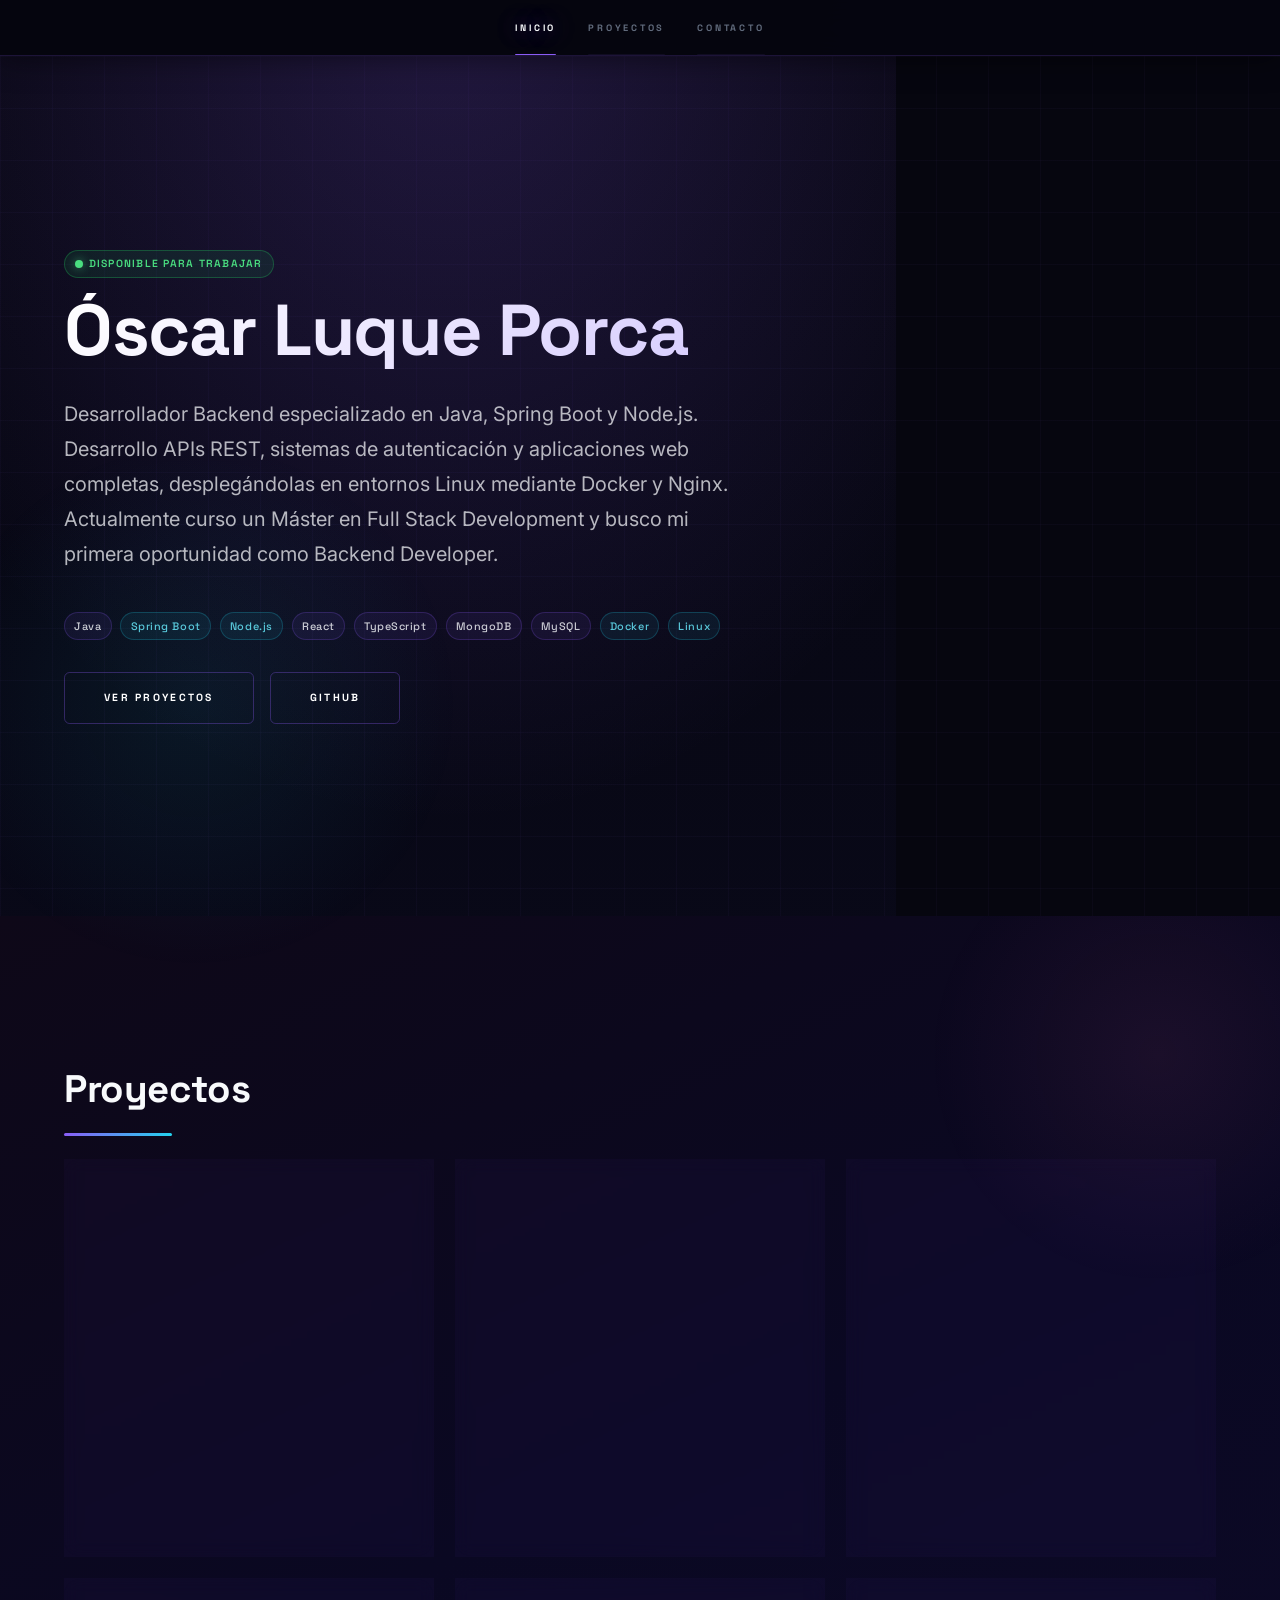
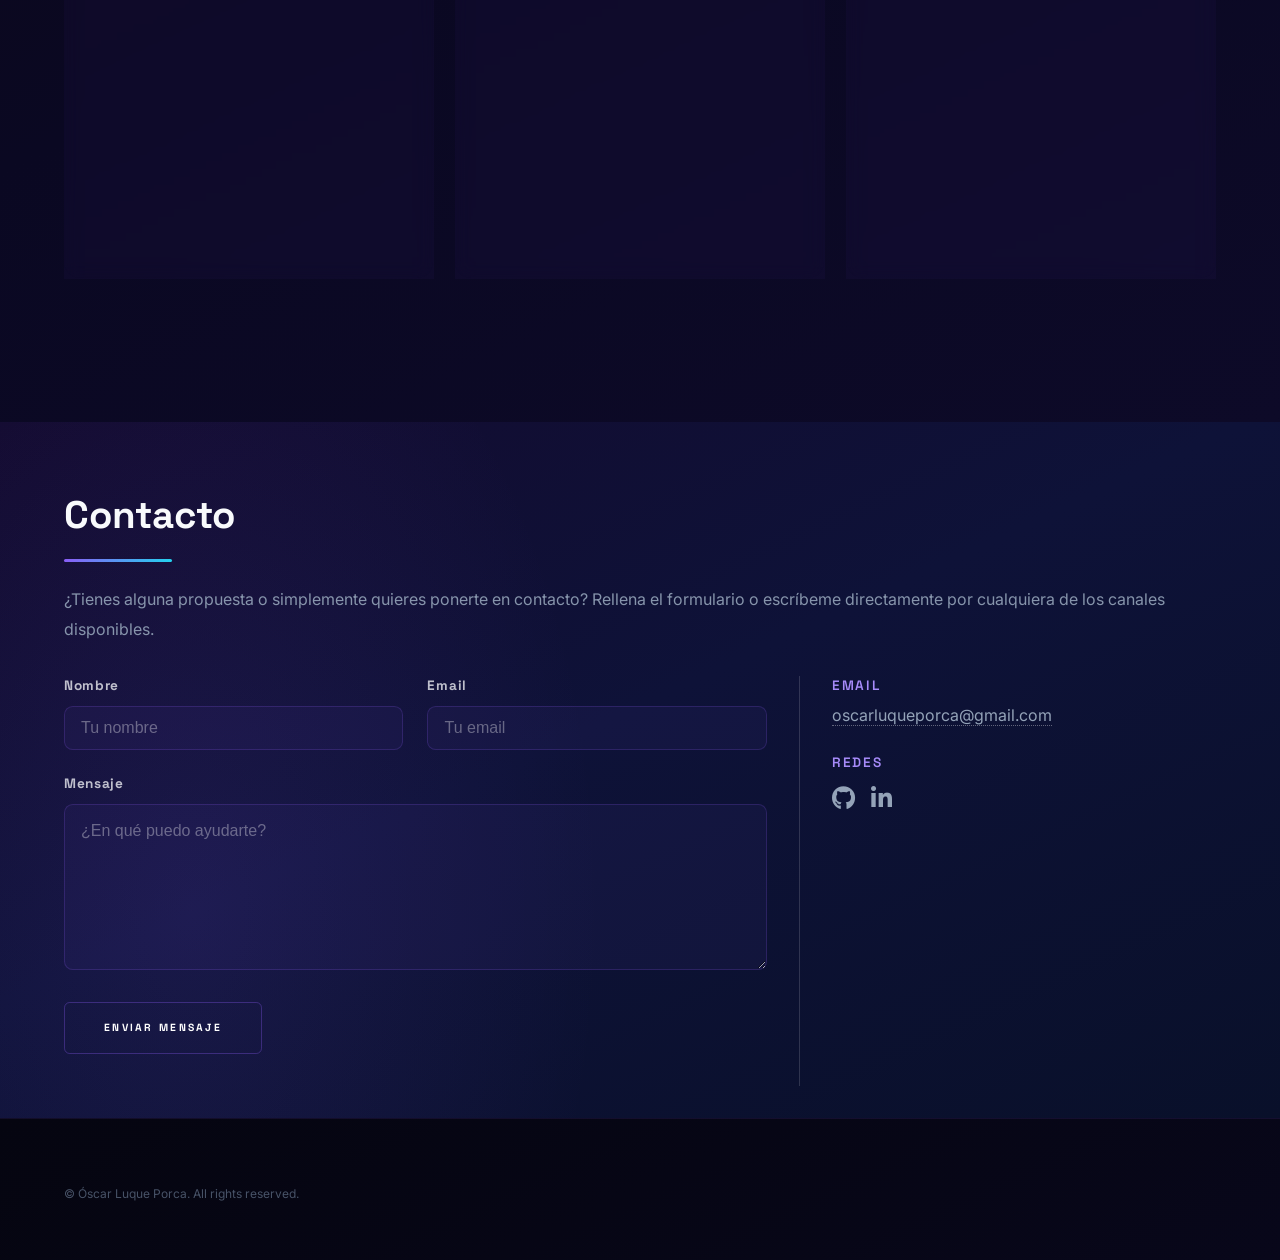
<file: index.html>
<!DOCTYPE HTML>
<html>

<head>
	<title>Óscar Luque Porca – Full Stack Developer</title>
	<meta charset="utf-8" />
	<meta name="viewport" content="width=device-width, initial-scale=1, user-scalable=no" />
	<meta name="description"
		content="Portfolio personal de Óscar Luque Porca, desarrollador Full Stack especializado en JavaScript, Node.js y React." />
	<link rel="preconnect" href="https://fonts.googleapis.com">
	<link rel="preconnect" href="https://fonts.gstatic.com" crossorigin>
	<link href="https://fonts.googleapis.com/css2?family=Inter:wght@300;400;500;600;700&family=Space+Grotesk:wght@400;500;600;700&display=swap" rel="stylesheet">
	<link rel="stylesheet" href="assets/css/main.css" />
	<link rel="stylesheet" href="assets/css/portfolio.css" />
	<noscript>
		<link rel="stylesheet" href="assets/css/noscript.css" />
	</noscript>
</head>

<body class="is-preload">

	<!-- Sidebar -->
	<section id="sidebar">
		<div class="inner">
			<nav>
				<ul>
					<li><a href="#intro">Inicio</a></li>
					<li><a href="#two">Proyectos</a></li>
					<li><a href="#three">Contacto</a></li>
				</ul>
			</nav>
		</div>
	</section>

	<!-- Wrapper -->
	<div id="wrapper">

		<!-- Intro -->
		<section id="intro" class="wrapper style1 fullscreen fade-up">
			<div class="inner">
				<div class="availability-badge">Disponible para trabajar</div>
				<h1>Óscar Luque Porca</h1>
				<p>Desarrollador Backend especializado en Java, Spring Boot y Node.js.<br />
					Desarrollo APIs REST, sistemas de autenticación y aplicaciones web completas, desplegándolas en entornos Linux mediante Docker y Nginx. Actualmente curso un Máster en Full Stack Development y busco mi primera oportunidad como Backend Developer.</p>
				<div class="tech-badges">
					<span class="tech-badge">Java</span>
					<span class="tech-badge cyan">Spring Boot</span>
					<span class="tech-badge cyan">Node.js</span>
					<span class="tech-badge">React</span>
					<span class="tech-badge">TypeScript</span>
					<span class="tech-badge">MongoDB</span>
					<span class="tech-badge">MySQL</span>
					<span class="tech-badge cyan">Docker</span>
					<span class="tech-badge cyan">Linux</span>
				</div>
				<ul class="actions">
					<li><a href="#two" class="button scrolly">Ver proyectos</a></li>
					<li><a href="https://github.com/OscarLP0909" target="_blank" class="button scrolly">GitHub</a></li>
				</ul>
			</div>
		</section>

		<!-- Two -->
		<section id="two" class="wrapper style3 fade-up">
			<div class="inner">
				<h2>Proyectos</h2>
				<div class="features">
					<section>
						<span class="icon solid major fa-broom"></span>
						<h3>Limpieza Pro</h3>
						<p>Aplicación de gestión empresarial desplegada en producción sobre servidor Linux propio mediante Docker y Nginx. Incluye autenticación JWT, control de roles, envío automático de correos y API REST documentada con Swagger.</p>
						<ul class="actions">
							<li><a href="limpieza.html" class="button">Ver proyecto</a></li>
						</ul>
					</section>
					<section>
						<span class="icon solid major fa-users"></span>
						<h3>Gestión de Empleados</h3>
						<p>Sistema de gestión de empleados con autenticación, generación de documentos PDF, auditoría de acciones y arquitectura full stack basada en Angular, Node.js y MongoDB.</p>
						<ul class="actions">
							<li><a href="empleados.html" class="button">Ver proyecto</a></li>
						</ul>
					</section>
					<section>
						<span class="icon solid major fa-heartbeat"></span>
						<h3>Proyecto Sanitario</h3>
						<p>Próximamente.</p>
						<ul class="actions">
							<li><a href="#" class="button">Ver proyecto</a></li>
						</ul>
					</section>
					<section>
						<span class="icon solid major fa-check-square"></span>
						<h3>TO-DO List</h3>
						<p>Gestor de tareas fullstack con Node.js, Express y persistencia en base de datos.</p>
						<ul class="actions">
							<li><a href="to-do-list.html" class="button">Ver proyecto</a></li>
						</ul>
					</section>
					<section>
						<span class="icon solid major fa-cloud"></span>
						<h3>Weather App</h3>
						<p>Tiempo en tiempo real de cualquier ciudad consumiendo una API meteorológica externa.</p>
						<ul class="actions">
							<li><a href="weather.html" class="button">Ver proyecto</a></li>
						</ul>
					</section>
					<section>
						<span class="icon solid major fa-flag-checkered"></span>
						<h3>F1 Project</h3>
						<p>Pilotos y resultados de la última carrera de Fórmula 1 vía la API oficial de F1.</p>
						<ul class="actions">
							<li><a href="f1_project.html" class="button">Ver proyecto</a></li>
						</ul>
					</section>
				</div>
			</div>
		</section>

		<!-- Three -->
		<section id="three" class="wrapper style1 fade-up">
			<div class="inner">
				<h2>Contacto</h2>
				<p>¿Tienes alguna propuesta o simplemente quieres ponerte en contacto? Rellena el formulario
					o escríbeme directamente por cualquiera de los canales disponibles.</p>
				<div class="split style1">
					<section>
						<form action="https://formspree.io/f/xlgwwpaz" method="POST">
							<div class="fields">
								<div class="field half">
									<label for="name">Nombre</label>
									<input type="text" name="name" id="name" placeholder="Tu nombre" />
								</div>
								<div class="field half">
									<label for="email">Email</label>
									<input type="email" name="email" id="email" placeholder="Tu email" />
								</div>
								<div class="field">
									<label for="message">Mensaje</label>
									<textarea name="message" id="message" rows="5"
										placeholder="¿En qué puedo ayudarte?"></textarea>
								</div>
							</div>
							<ul class="actions">
								<li><button type="submit">Enviar mensaje</button></li>
							</ul>
						</form>
					</section>
					<section>
						<ul class="contact">
							<li>
								<h3>Email</h3>
								<a
									href="mailto:oscarluqueporca@gmail.com?subject=Contacto desde tu Portfolio">oscarluqueporca@gmail.com</a>
							</li>
							<li>
								<h3>Redes</h3>
								<ul class="icons">
									<li><a href="https://github.com/OscarLP0909" target="_blank"
											class="icon brands fa-github"><span class="label">GitHub</span></a></li>
									<li><a href="https://www.linkedin.com/in/%C3%B3scar-luque-porca-052686347/"
											target="_blank" class="icon brands fa-linkedin-in"><span
												class="label">LinkedIn</span></a></li>
								</ul>
							</li>
						</ul>
					</section>
				</div>
			</div>
		</section>

	</div>

	<!-- Footer -->
	<footer id="footer" class="wrapper style1-alt">
		<div class="inner">
			<ul class="menu">
				<li>&copy; Óscar Luque Porca. All rights reserved.</li>
			</ul>
		</div>
	</footer>

	<!-- Scripts -->
	<script src="assets/js/jquery.min.js"></script>
	<script src="assets/js/jquery.scrollex.min.js"></script>
	<script src="assets/js/jquery.scrolly.min.js"></script>
	<script src="assets/js/browser.min.js"></script>
	<script src="assets/js/breakpoints.min.js"></script>
	<script src="assets/js/util.js"></script>
	<script src="assets/js/main.js"></script>

</body>

</html>
</file>
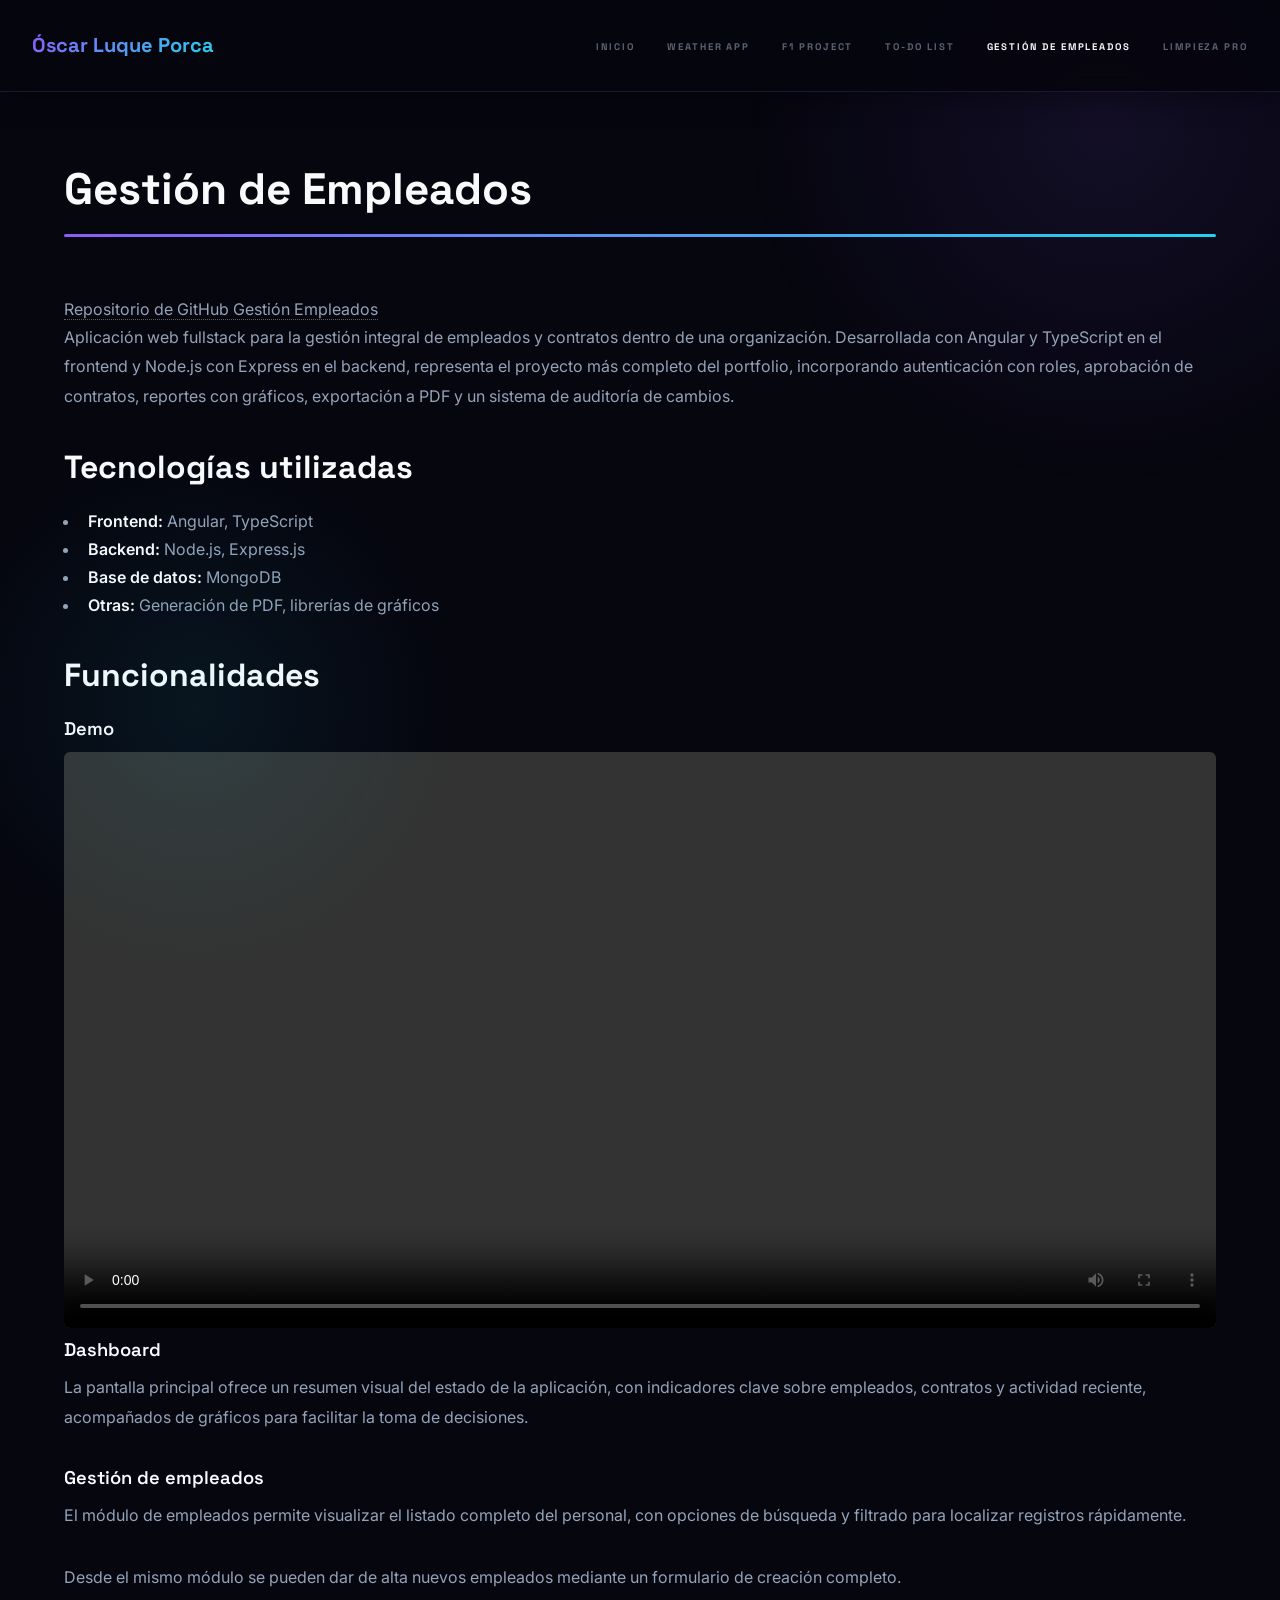
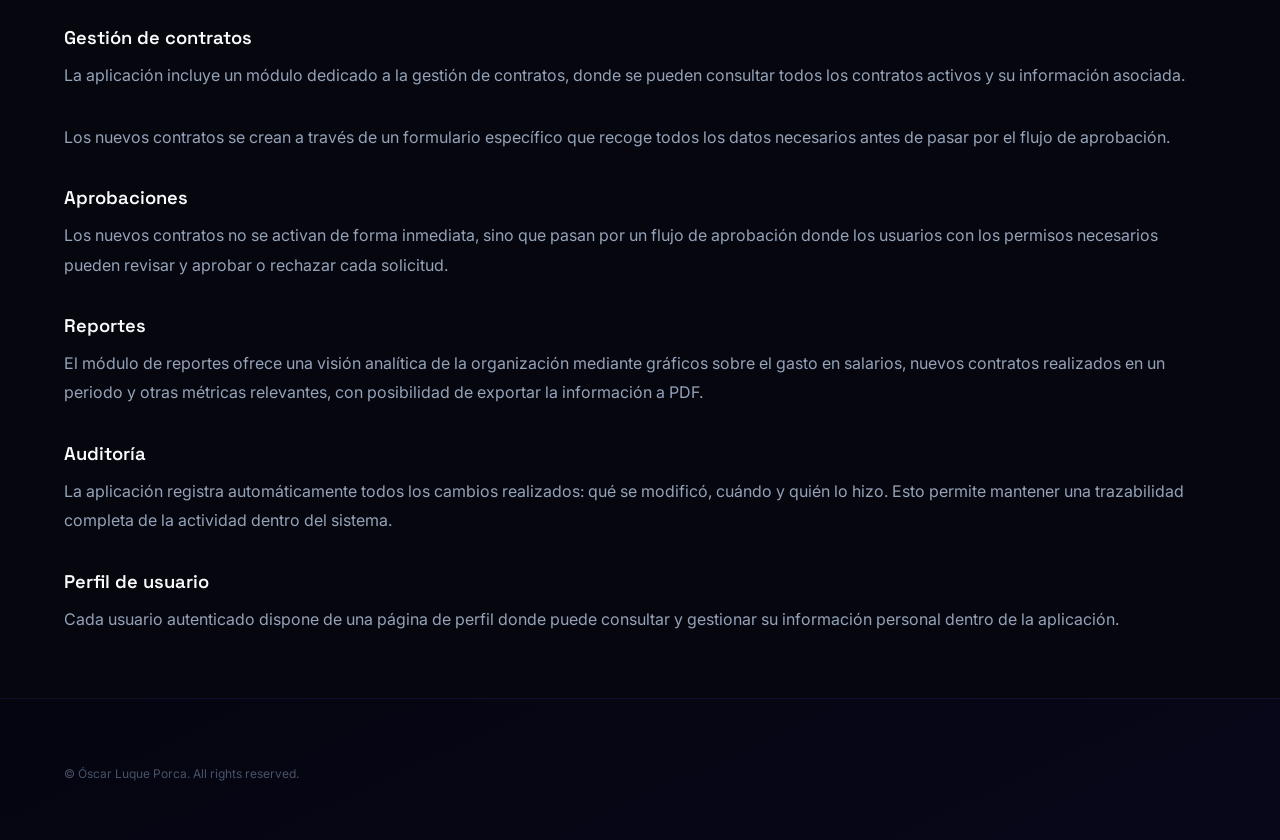
<file: empleados.html>
<!DOCTYPE HTML>
<html>
	<head>
		<title>Gestión de Empleados – Óscar Luque Porca</title>
		<meta charset="utf-8" />
		<meta name="viewport" content="width=device-width, initial-scale=1, user-scalable=no" />
		<meta name="description" content="Aplicación fullstack de gestión de empleados con Angular, TypeScript, Node.js, Express y MongoDB." />
		<link rel="preconnect" href="https://fonts.googleapis.com">
		<link rel="preconnect" href="https://fonts.gstatic.com" crossorigin>
		<link href="https://fonts.googleapis.com/css2?family=Inter:wght@300;400;500;600;700&family=Space+Grotesk:wght@400;500;600;700&display=swap" rel="stylesheet">
		<link rel="stylesheet" href="assets/css/main.css" />
		<link rel="stylesheet" href="assets/css/portfolio.css" />
		<noscript><link rel="stylesheet" href="assets/css/noscript.css" /></noscript>
	</head>
	<body class="is-preload">

		<!-- Header -->
		<header id="header">
			<a href="index.html" class="title">Óscar Luque Porca</a>
			<nav>
				<ul>
					<li><a href="index.html">Inicio</a></li>
					<li><a href="weather.html">Weather App</a></li>
					<li><a href="f1_project.html">F1 Project</a></li>
					<li><a href="to-do-list.html">TO-DO List</a></li>
					<li><a href="empleados.html" class="active">Gestión de Empleados</a></li>
					<li><a href="limpieza.html">Limpieza Pro</a></li>
				</ul>
			</nav>
		</header>

		<!-- Wrapper -->
		<div id="wrapper">

			<!-- Main -->
			<section id="main" class="wrapper">
				<div class="inner">
					<h1 class="major">Gestión de Empleados</h1>
					<a class="link-github" href="https://github.com/OscarLP0909/Gestion_Empleados" target="_blank" rel="noopener noreferrer">Repositorio de GitHub Gestión Empleados</a>

					<p>
						Aplicación web fullstack para la gestión integral de empleados y contratos dentro
						de una organización. Desarrollada con Angular y TypeScript en el frontend y Node.js
						con Express en el backend, representa el proyecto más completo del portfolio, incorporando
						autenticación con roles, aprobación de contratos, reportes con gráficos, exportación
						a PDF y un sistema de auditoría de cambios.
					</p>

					<h2>Tecnologías utilizadas</h2>
					<ul>
						<li><strong>Frontend:</strong> Angular, TypeScript</li>
						<li><strong>Backend:</strong> Node.js, Express.js</li>
						<li><strong>Base de datos:</strong> MongoDB</li>
						<li><strong>Otras:</strong> Generación de PDF, librerías de gráficos</li>
					</ul>

					<h2>Funcionalidades</h2>

					<h3>Demo</h3>
					<video controls style="width:100%;border-radius:6px;">
						<source src="videos/demo_empleados.mp4" type="video/mp4" />
						Tu navegador no soporta la reproducción de video.
					</video>

					<h3>Dashboard</h3>
					<p>
						La pantalla principal ofrece un resumen visual del estado de la aplicación, con
						indicadores clave sobre empleados, contratos y actividad reciente, acompañados
						de gráficos para facilitar la toma de decisiones.
					</p>

					<h3>Gestión de empleados</h3>
					<p>
						El módulo de empleados permite visualizar el listado completo del personal,
						con opciones de búsqueda y filtrado para localizar registros rápidamente.
					</p>

					<p>
						Desde el mismo módulo se pueden dar de alta nuevos empleados mediante un
						formulario de creación completo.
					</p>

					<h3>Gestión de contratos</h3>
					<p>
						La aplicación incluye un módulo dedicado a la gestión de contratos, donde se
						pueden consultar todos los contratos activos y su información asociada.
					</p>

					<p>
						Los nuevos contratos se crean a través de un formulario específico que recoge
						todos los datos necesarios antes de pasar por el flujo de aprobación.
					</p>

					<h3>Aprobaciones</h3>
					<p>
						Los nuevos contratos no se activan de forma inmediata, sino que pasan por un
						flujo de aprobación donde los usuarios con los permisos necesarios pueden
						revisar y aprobar o rechazar cada solicitud.
					</p>

					<h3>Reportes</h3>
					<p>
						El módulo de reportes ofrece una visión analítica de la organización mediante
						gráficos sobre el gasto en salarios, nuevos contratos realizados en un periodo
						y otras métricas relevantes, con posibilidad de exportar la información a PDF.
					</p>

					<h3>Auditoría</h3>
					<p>
						La aplicación registra automáticamente todos los cambios realizados: qué se
						modificó, cuándo y quién lo hizo. Esto permite mantener una trazabilidad
						completa de la actividad dentro del sistema.
					</p>

					<h3>Perfil de usuario</h3>
					<p>
						Cada usuario autenticado dispone de una página de perfil donde puede consultar
						y gestionar su información personal dentro de la aplicación.
					</p>

				</div>
			</section>

		</div>

		<!-- Footer -->
		<footer id="footer" class="wrapper alt">
			<div class="inner">
				<ul class="menu">
					<li>&copy; Óscar Luque Porca. All rights reserved.</li>
				</ul>
			</div>
		</footer>

		<!-- Scripts -->
		<script src="assets/js/jquery.min.js"></script>
		<script src="assets/js/jquery.scrollex.min.js"></script>
		<script src="assets/js/jquery.scrolly.min.js"></script>
		<script src="assets/js/browser.min.js"></script>
		<script src="assets/js/breakpoints.min.js"></script>
		<script src="assets/js/util.js"></script>
		<script src="assets/js/main.js"></script>

	</body>
</html>
</file>
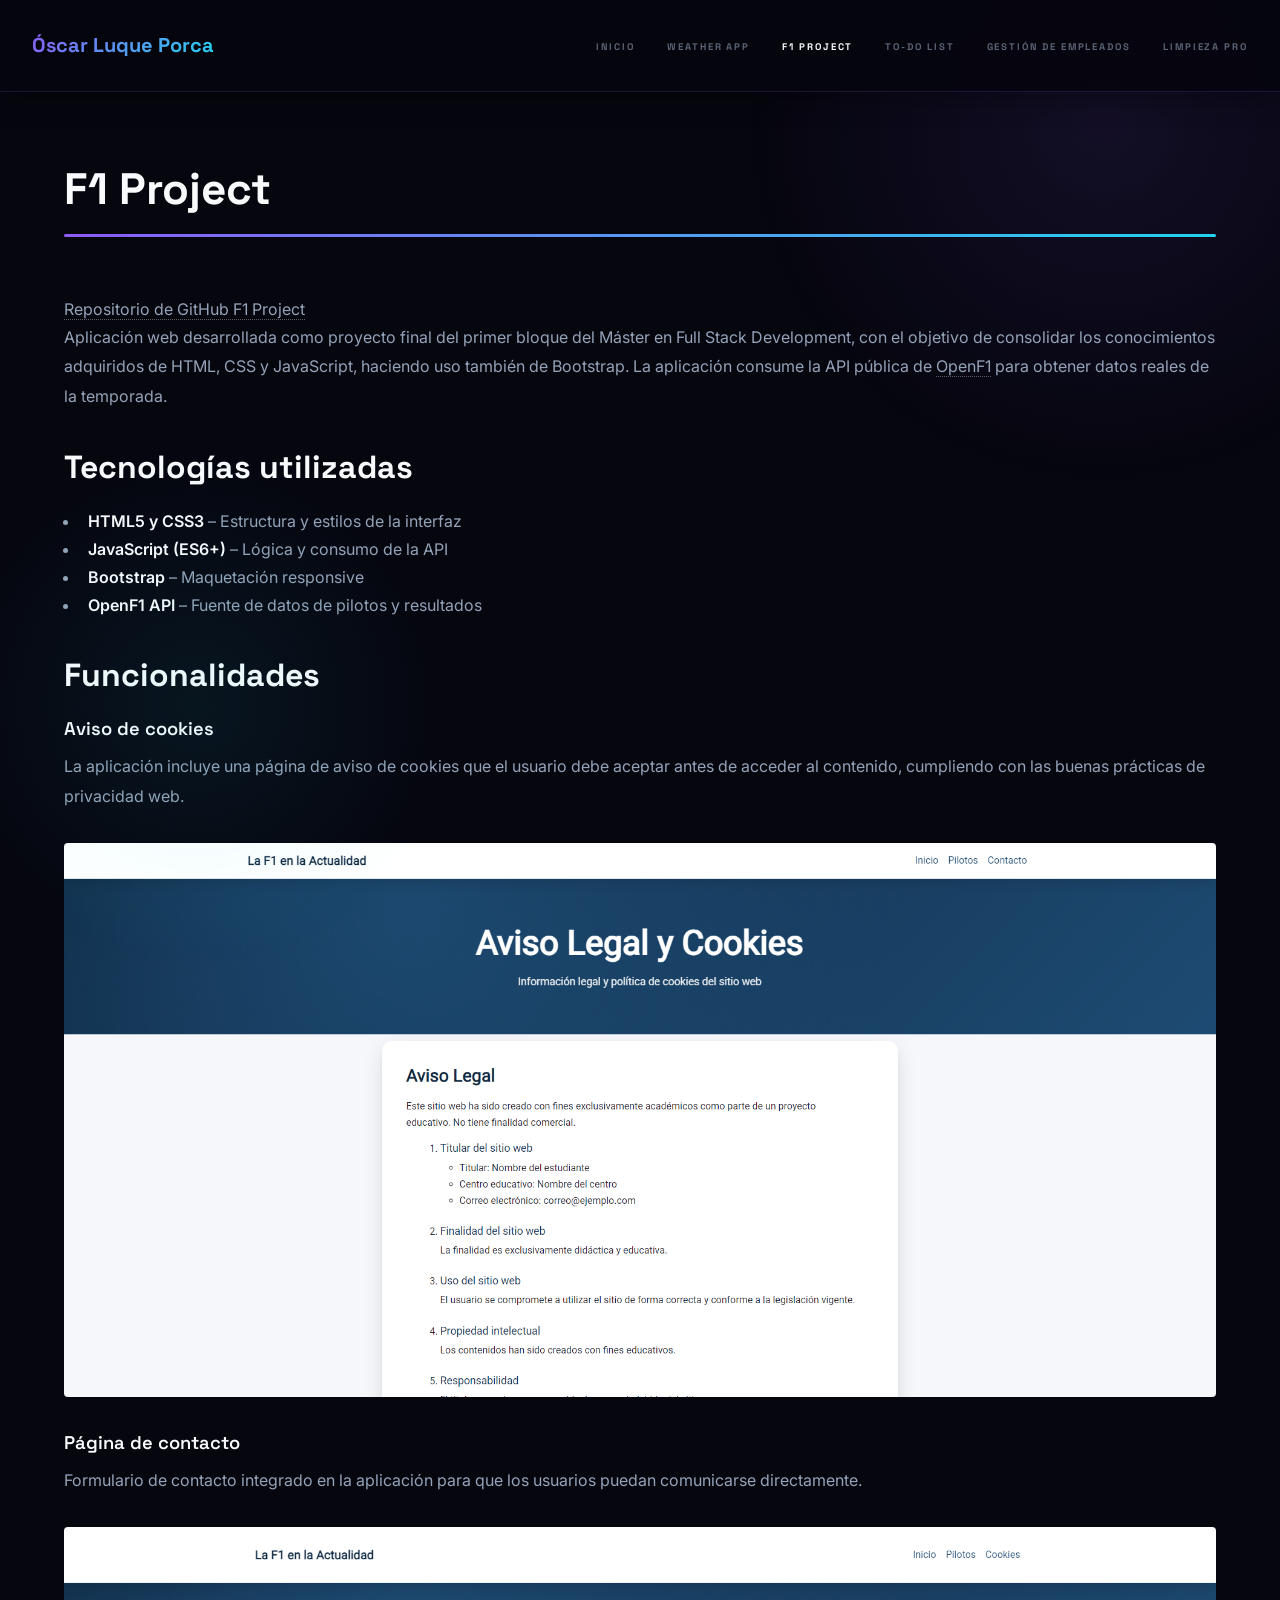
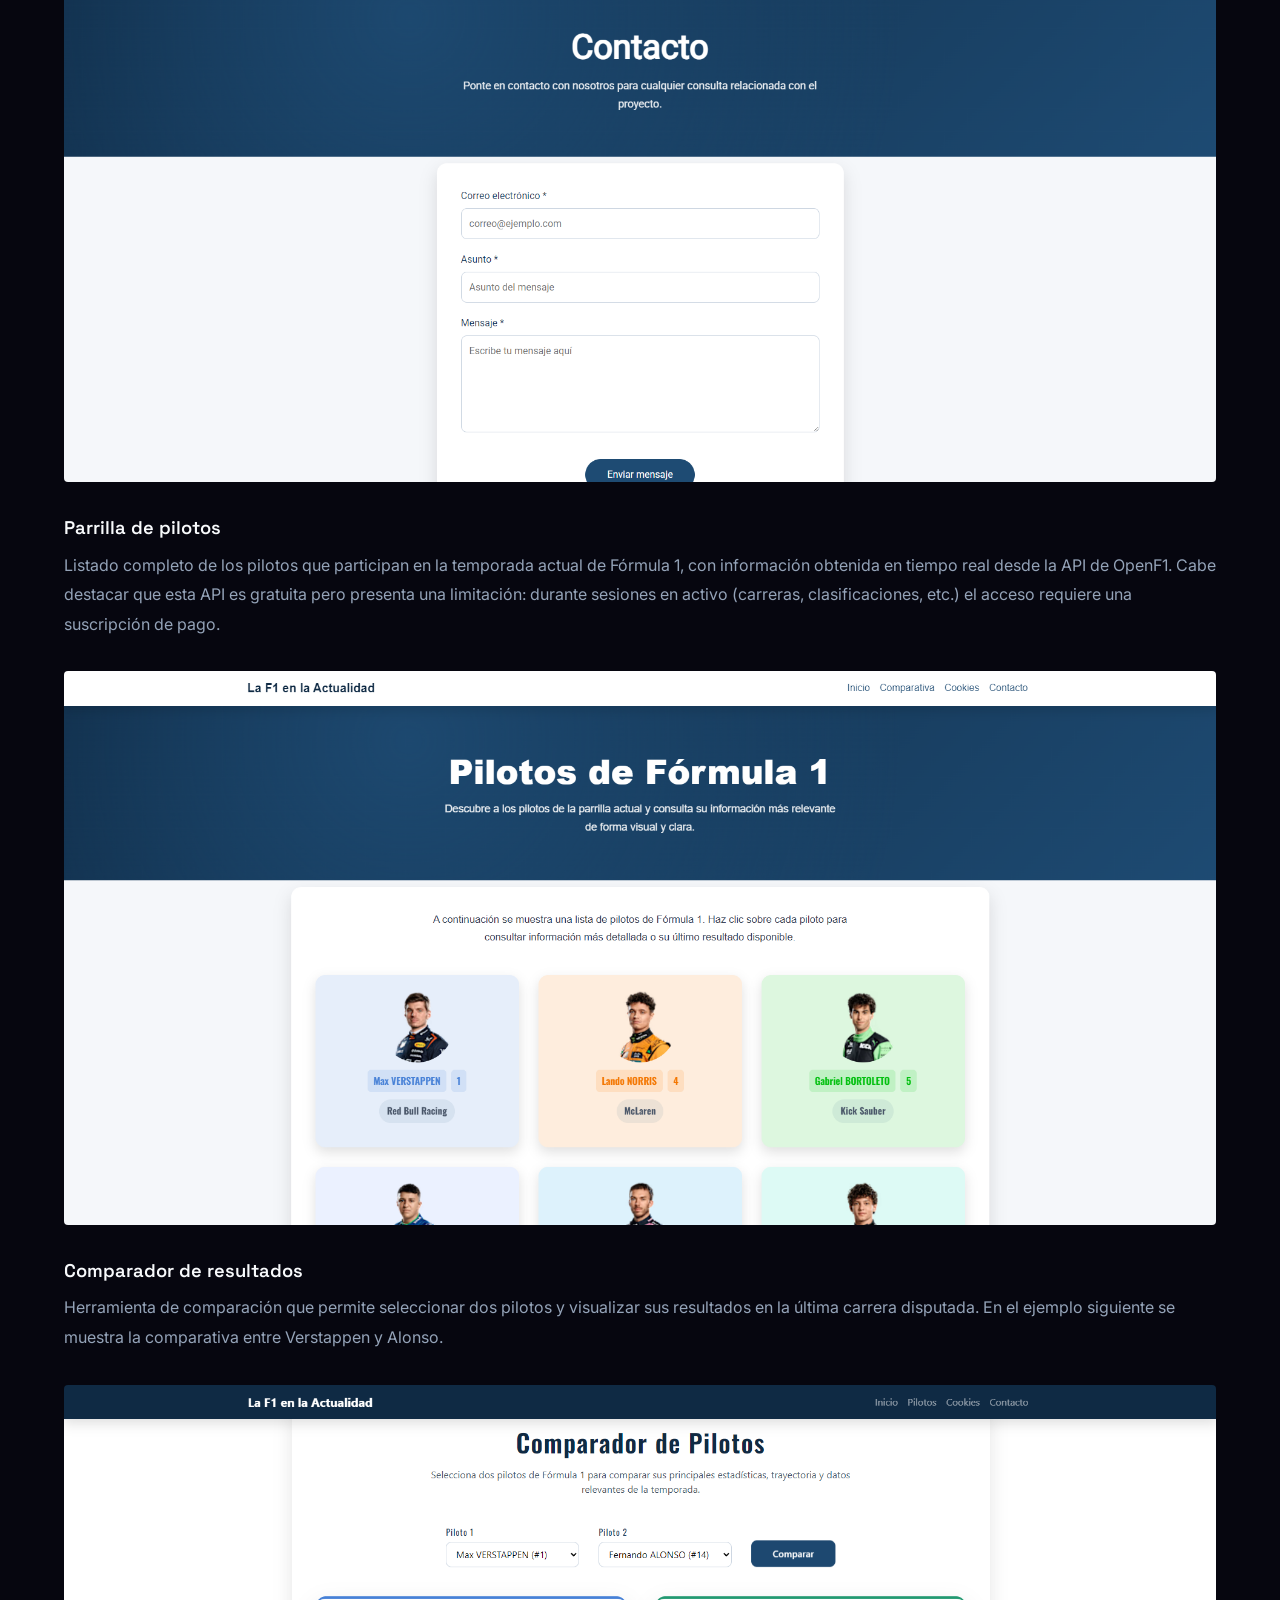
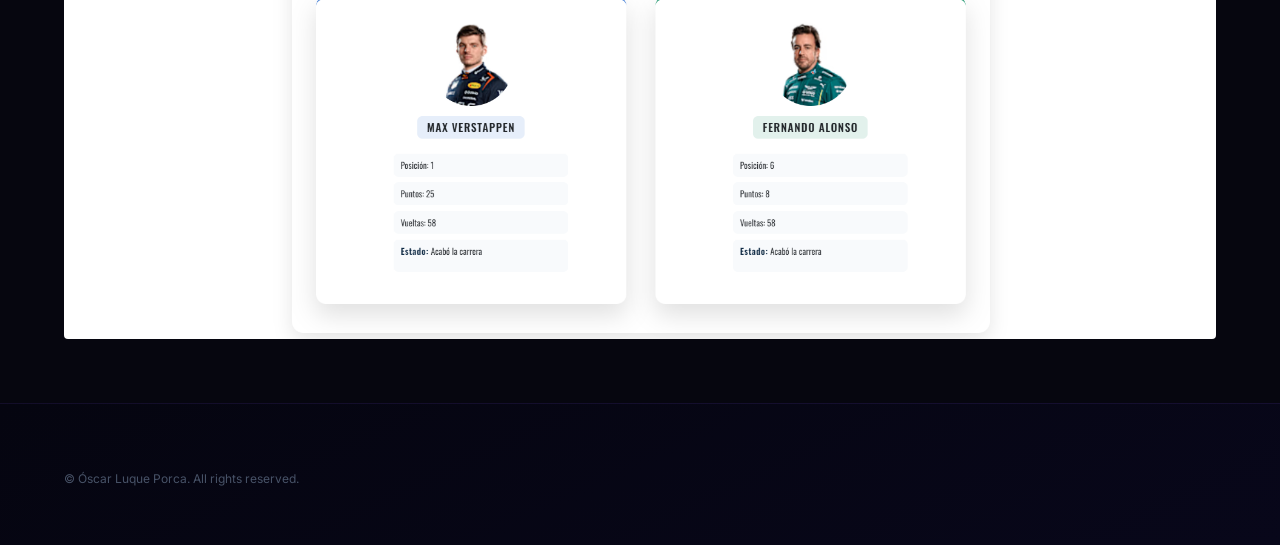
<file: f1_project.html>
<!DOCTYPE HTML>
<html>

<head>
	<title>F1 Project – Óscar Luque Porca</title>
	<meta charset="utf-8" />
	<meta name="viewport" content="width=device-width, initial-scale=1, user-scalable=no" />
	<meta name="description"
		content="Proyecto F1: aplicación web con información de pilotos y comparativa de resultados usando la API de OpenF1." />
	<link rel="preconnect" href="https://fonts.googleapis.com">
	<link rel="preconnect" href="https://fonts.gstatic.com" crossorigin>
	<link href="https://fonts.googleapis.com/css2?family=Inter:wght@300;400;500;600;700&family=Space+Grotesk:wght@400;500;600;700&display=swap" rel="stylesheet">
	<link rel="stylesheet" href="assets/css/main.css" />
	<link rel="stylesheet" href="assets/css/portfolio.css" />
	<noscript>
		<link rel="stylesheet" href="assets/css/noscript.css" />
	</noscript>
</head>

<body class="is-preload">

	<!-- Header -->
	<header id="header">
		<a href="index.html" class="title">Óscar Luque Porca</a>
		<nav>
			<ul>
				<li><a href="index.html">Inicio</a></li>
				<li><a href="weather.html">Weather App</a></li>
				<li><a href="f1_project.html" class="active">F1 Project</a></li>
				<li><a href="to-do-list.html">TO-DO List</a></li>
				<li><a href="empleados.html">Gestión de Empleados</a></li>
				<li><a href="limpieza.html">Limpieza Pro</a></li>

			</ul>
		</nav>
	</header>

	<!-- Wrapper -->
	<div id="wrapper">
		<!-- Main -->
		<section id="main" class="wrapper">
			<div class="inner">
				<h1 class="major">F1 Project</h1>
				<a class="link-github" href="https://github.com/OscarLP0909/Proyecto_Bloque_1" target="_blank" rel="noopener noreferrer">Repositorio de GitHub F1 Project</a>

				<p>
					Aplicación web desarrollada como proyecto final del primer bloque del Máster en Full Stack
					Development,
					con el objetivo de consolidar los conocimientos adquiridos de HTML, CSS y JavaScript, haciendo uso
					también de Bootstrap. La aplicación consume la API pública de
					<a href="https://openf1.org/" target="_blank">OpenF1</a> para obtener datos reales de la temporada.
				</p>

				<h2>Tecnologías utilizadas</h2>
				<ul>
					<li><strong>HTML5 y CSS3</strong> – Estructura y estilos de la interfaz</li>
					<li><strong>JavaScript (ES6+)</strong> – Lógica y consumo de la API</li>
					<li><strong>Bootstrap</strong> – Maquetación responsive</li>
					<li><strong>OpenF1 API</strong> – Fuente de datos de pilotos y resultados</li>
				</ul>

				<h2>Funcionalidades</h2>

				<h3>Aviso de cookies</h3>
				<p>
					La aplicación incluye una página de aviso de cookies que el usuario debe aceptar antes de acceder
					al contenido, cumpliendo con las buenas prácticas de privacidad web.
				</p>
				<span class="image fit"><img src="images/cookies_f1.png" alt="Pantalla de aviso de cookies" /></span>

				<h3>Página de contacto</h3>
				<p>
					Formulario de contacto integrado en la aplicación para que los usuarios puedan comunicarse
					directamente.
				</p>
				<span class="image fit"><img src="images/contacto_f1.png" alt="Página de contacto" /></span>

				<h3>Parrilla de pilotos</h3>
				<p>
					Listado completo de los pilotos que participan en la temporada actual de Fórmula 1, con información
					obtenida en tiempo real desde la API de OpenF1. Cabe destacar que esta API es gratuita pero presenta
					una limitación: durante sesiones en activo (carreras, clasificaciones, etc.) el acceso requiere
					una suscripción de pago.
				</p>
				<span class="image fit"><img src="images/drivers.png" alt="Parrilla de pilotos de F1" /></span>

				<h3>Comparador de resultados</h3>
				<p>
					Herramienta de comparación que permite seleccionar dos pilotos y visualizar sus resultados
					en la última carrera disputada. En el ejemplo siguiente se muestra la comparativa entre
					Verstappen y Alonso.
				</p>
				<span class="image fit"><img src="images/comparativa.png"
						alt="Comparativa de resultados entre pilotos" /></span>

			</div>
		</section>
	</div>

	<!-- Footer -->
	<footer id="footer" class="wrapper alt">
		<div class="inner">
			<ul class="menu">
				<li>&copy; Óscar Luque Porca. All rights reserved.</li>
			</ul>
		</div>
	</footer>

	<!-- Scripts -->
	<script src="assets/js/jquery.min.js"></script>
	<script src="assets/js/jquery.scrollex.min.js"></script>
	<script src="assets/js/jquery.scrolly.min.js"></script>
	<script src="assets/js/browser.min.js"></script>
	<script src="assets/js/breakpoints.min.js"></script>
	<script src="assets/js/util.js"></script>
	<script src="assets/js/main.js"></script>

</body>

</html>
</file>
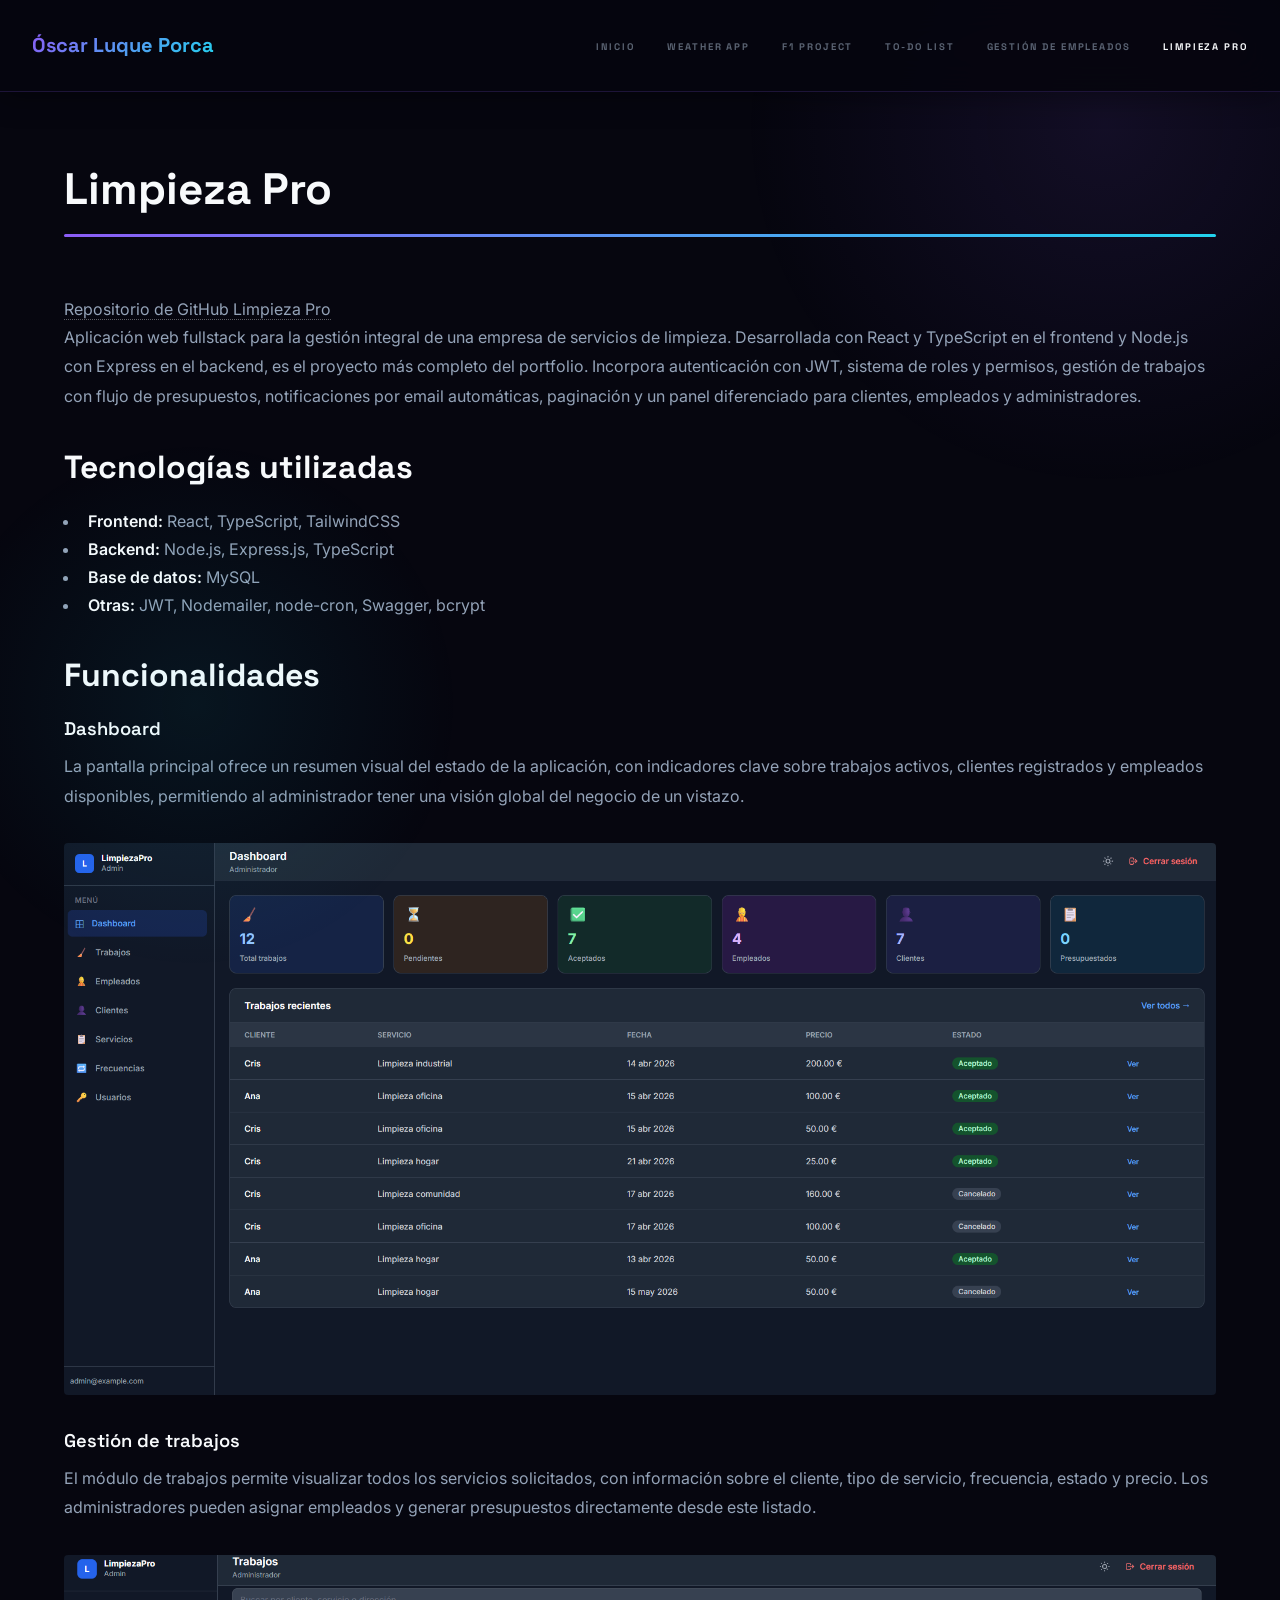
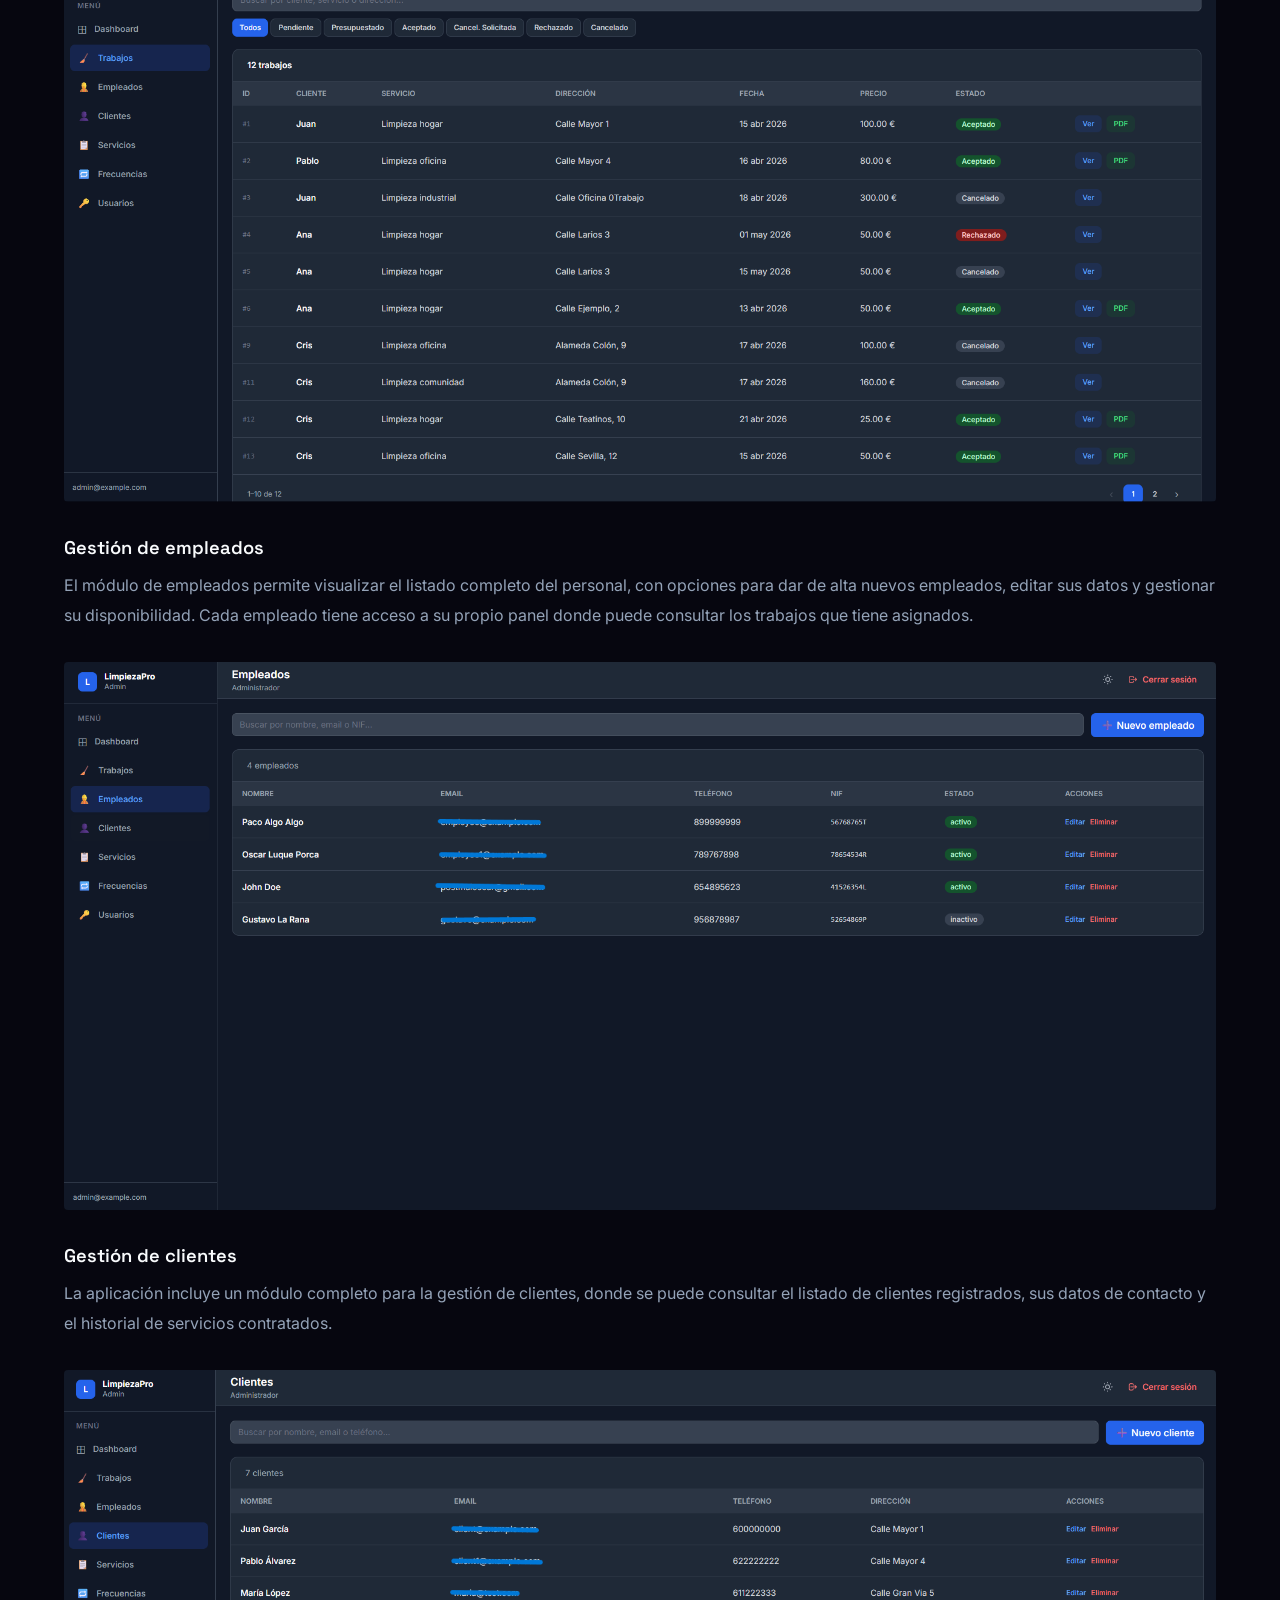
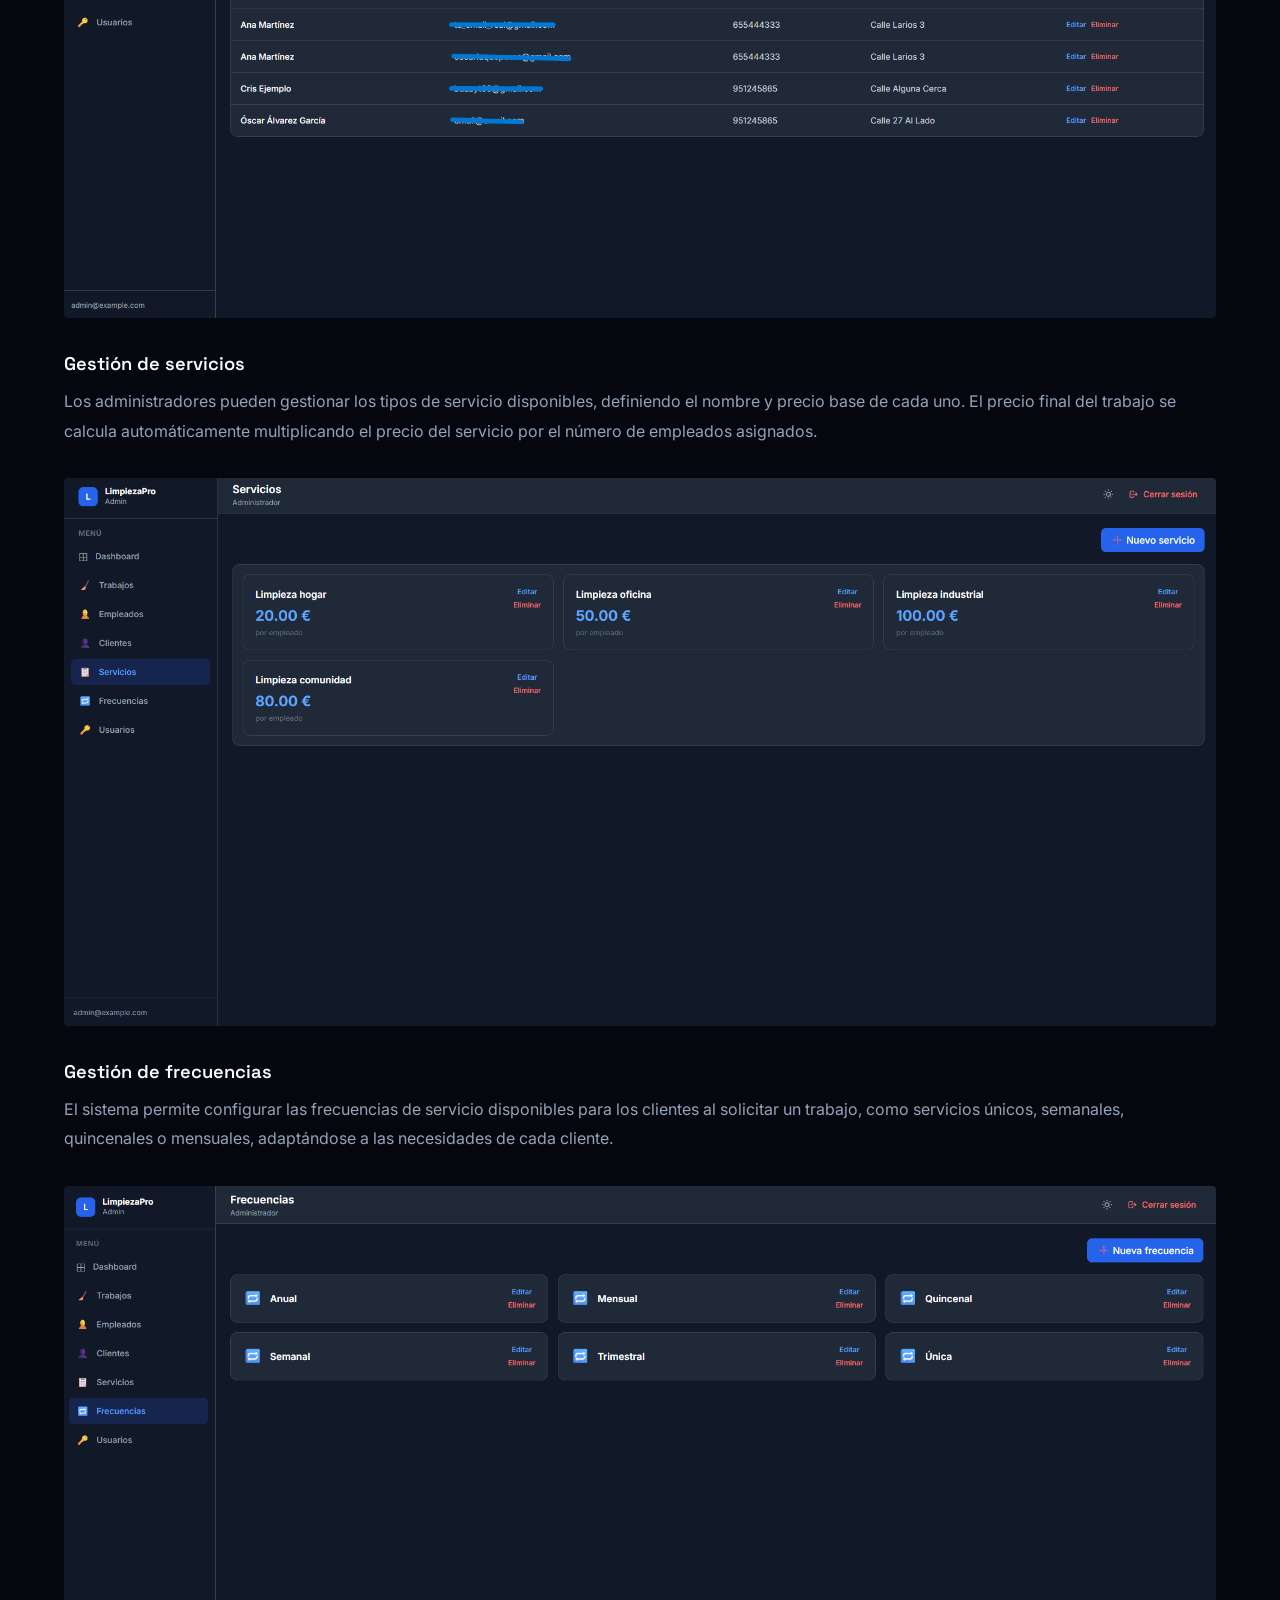
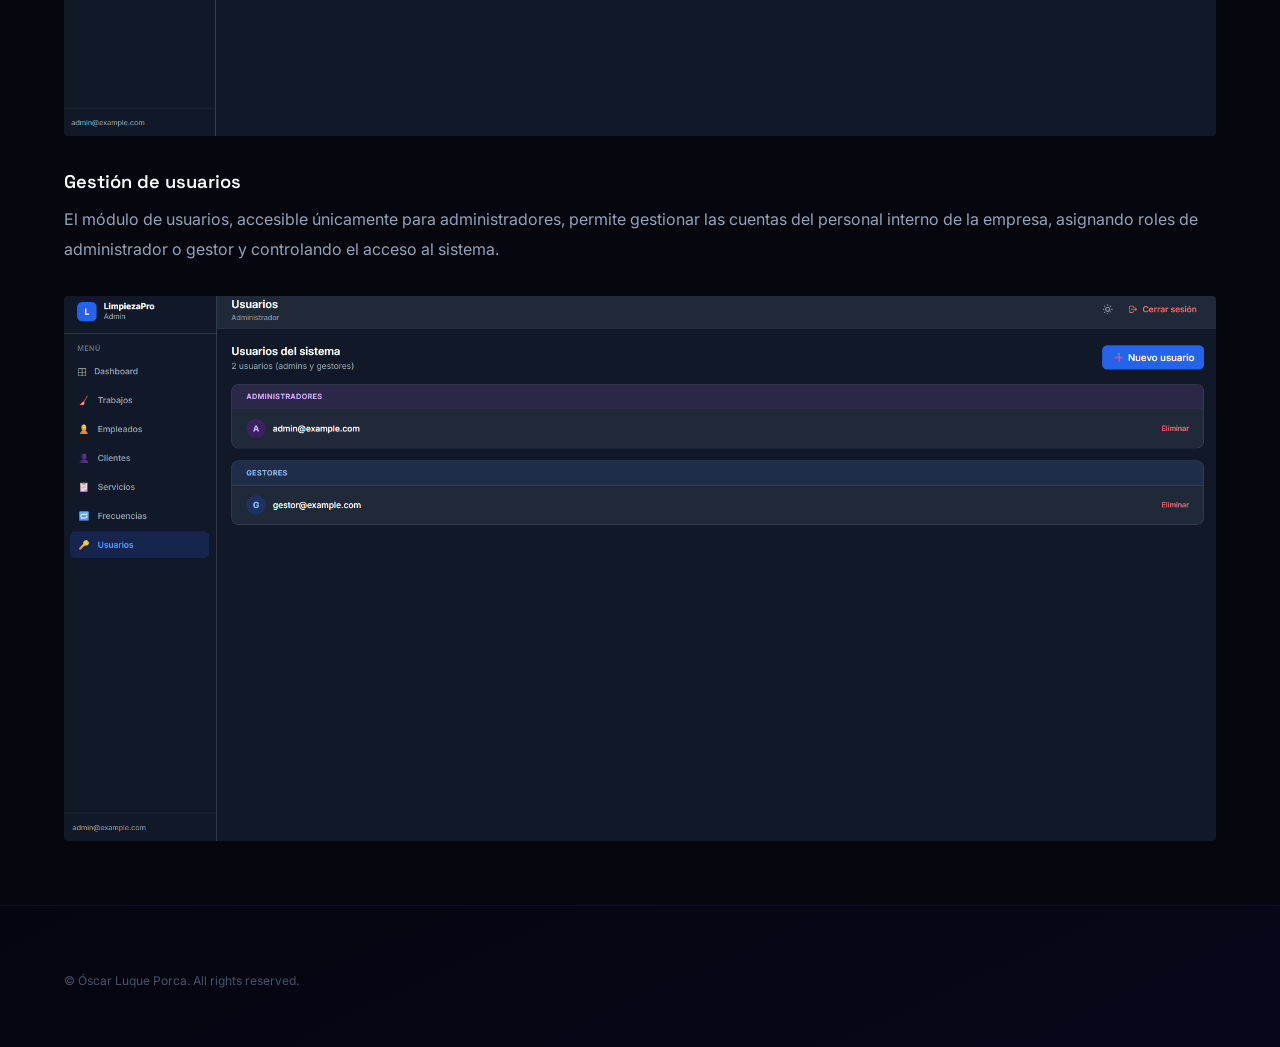
<file: limpieza.html>
<!DOCTYPE HTML>
<html>
	<head>
		<title>Limpieza Pro – Óscar Luque Porca</title>
		<meta charset="utf-8" />
		<meta name="viewport" content="width=device-width, initial-scale=1, user-scalable=no" />
		<meta name="description" content="Aplicación fullstack de gestión de servicios de limpieza con React, TypeScript, Node.js, Express y MySQL." />
		<link rel="preconnect" href="https://fonts.googleapis.com">
		<link rel="preconnect" href="https://fonts.gstatic.com" crossorigin>
		<link href="https://fonts.googleapis.com/css2?family=Inter:wght@300;400;500;600;700&family=Space+Grotesk:wght@400;500;600;700&display=swap" rel="stylesheet">
		<link rel="stylesheet" href="assets/css/main.css" />
		<link rel="stylesheet" href="assets/css/portfolio.css" />
		<noscript><link rel="stylesheet" href="assets/css/noscript.css" /></noscript>
	</head>
	<body class="is-preload">

		<!-- Header -->
		<header id="header">
			<a href="index.html" class="title">Óscar Luque Porca</a>
			<nav>
				<ul>
					<li><a href="index.html">Inicio</a></li>
					<li><a href="weather.html">Weather App</a></li>
					<li><a href="f1_project.html">F1 Project</a></li>
					<li><a href="to-do-list.html">TO-DO List</a></li>
					<li><a href="empleados.html">Gestión de Empleados</a></li>
					<li><a href="limpieza.html" class="active">Limpieza Pro</a></li>
				</ul>
			</nav>
		</header>

		<!-- Wrapper -->
		<div id="wrapper">

			<!-- Main -->
			<section id="main" class="wrapper">
				<div class="inner">
					<h1 class="major">Limpieza Pro</h1>
					<a class="link-github" href="https://github.com/OscarLP0909/limpieza-app" target="_blank" rel="noopener noreferrer">Repositorio de GitHub Limpieza Pro</a>

					<p>
						Aplicación web fullstack para la gestión integral de una empresa de servicios de limpieza.
						Desarrollada con React y TypeScript en el frontend y Node.js con Express en el backend,
						es el proyecto más completo del portfolio. Incorpora autenticación con JWT, sistema de roles
						y permisos, gestión de trabajos con flujo de presupuestos, notificaciones por email
						automáticas, paginación y un panel diferenciado para clientes, empleados y administradores.
					</p>

					<h2>Tecnologías utilizadas</h2>
					<ul>
						<li><strong>Frontend:</strong> React, TypeScript, TailwindCSS</li>
						<li><strong>Backend:</strong> Node.js, Express.js, TypeScript</li>
						<li><strong>Base de datos:</strong> MySQL</li>
						<li><strong>Otras:</strong> JWT, Nodemailer, node-cron, Swagger, bcrypt</li>
					</ul>

					<h2>Funcionalidades</h2>

					<h3>Dashboard</h3>
					<p>
						La pantalla principal ofrece un resumen visual del estado de la aplicación, con
						indicadores clave sobre trabajos activos, clientes registrados y empleados disponibles,
						permitiendo al administrador tener una visión global del negocio de un vistazo.
					</p>
					<span class="image fit"><img src="images/Dashboard_Limpieza.png" alt="Dashboard principal con resumen e indicadores" /></span>

					<h3>Gestión de trabajos</h3>
					<p>
						El módulo de trabajos permite visualizar todos los servicios solicitados, con
						información sobre el cliente, tipo de servicio, frecuencia, estado y precio.
						Los administradores pueden asignar empleados y generar presupuestos directamente
						desde este listado.
					</p>
					<span class="image fit"><img src="images/Trabajos_Limpieza.png" alt="Listado de trabajos" /></span>

					<h3>Gestión de empleados</h3>
					<p>
						El módulo de empleados permite visualizar el listado completo del personal,
						con opciones para dar de alta nuevos empleados, editar sus datos y gestionar
						su disponibilidad. Cada empleado tiene acceso a su propio panel donde puede
						consultar los trabajos que tiene asignados.
					</p>
					<span class="image fit"><img src="images/Empleados_Limpieza.png" alt="Listado de empleados" /></span>

					<h3>Gestión de clientes</h3>
					<p>
						La aplicación incluye un módulo completo para la gestión de clientes, donde
						se puede consultar el listado de clientes registrados, sus datos de contacto
						y el historial de servicios contratados.
					</p>
					<span class="image fit"><img src="images/Clientes_Limpieza.png" alt="Listado de clientes" /></span>

					<h3>Gestión de servicios</h3>
					<p>
						Los administradores pueden gestionar los tipos de servicio disponibles, definiendo
						el nombre y precio base de cada uno. El precio final del trabajo se calcula
						automáticamente multiplicando el precio del servicio por el número de empleados asignados.
					</p>
					<span class="image fit"><img src="images/Servicios_Limpieza.png" alt="CRUD de servicios de limpieza" /></span>

					<h3>Gestión de frecuencias</h3>
					<p>
						El sistema permite configurar las frecuencias de servicio disponibles para los clientes
						al solicitar un trabajo, como servicios únicos, semanales, quincenales o mensuales,
						adaptándose a las necesidades de cada cliente.
					</p>
					<span class="image fit"><img src="images/Frecuencias_Limpieza.png" alt="CRUD de frecuencias de limpieza" /></span>

					<h3>Gestión de usuarios</h3>
					<p>
						El módulo de usuarios, accesible únicamente para administradores, permite gestionar
						las cuentas del personal interno de la empresa, asignando roles de administrador
						o gestor y controlando el acceso al sistema.
					</p>
					<span class="image fit"><img src="images/Usuarios_Limpieza.png" alt="CRUD de usuarios (solo admin)" /></span>

				</div>
			</section>

		</div>

		<!-- Footer -->
		<footer id="footer" class="wrapper alt">
			<div class="inner">
				<ul class="menu">
					<li>&copy; Óscar Luque Porca. All rights reserved.</li>
				</ul>
			</div>
		</footer>

		<!-- Scripts -->
		<script src="assets/js/jquery.min.js"></script>
		<script src="assets/js/jquery.scrollex.min.js"></script>
		<script src="assets/js/jquery.scrolly.min.js"></script>
		<script src="assets/js/browser.min.js"></script>
		<script src="assets/js/breakpoints.min.js"></script>
		<script src="assets/js/util.js"></script>
		<script src="assets/js/main.js"></script>

	</body>
</html>
</file>
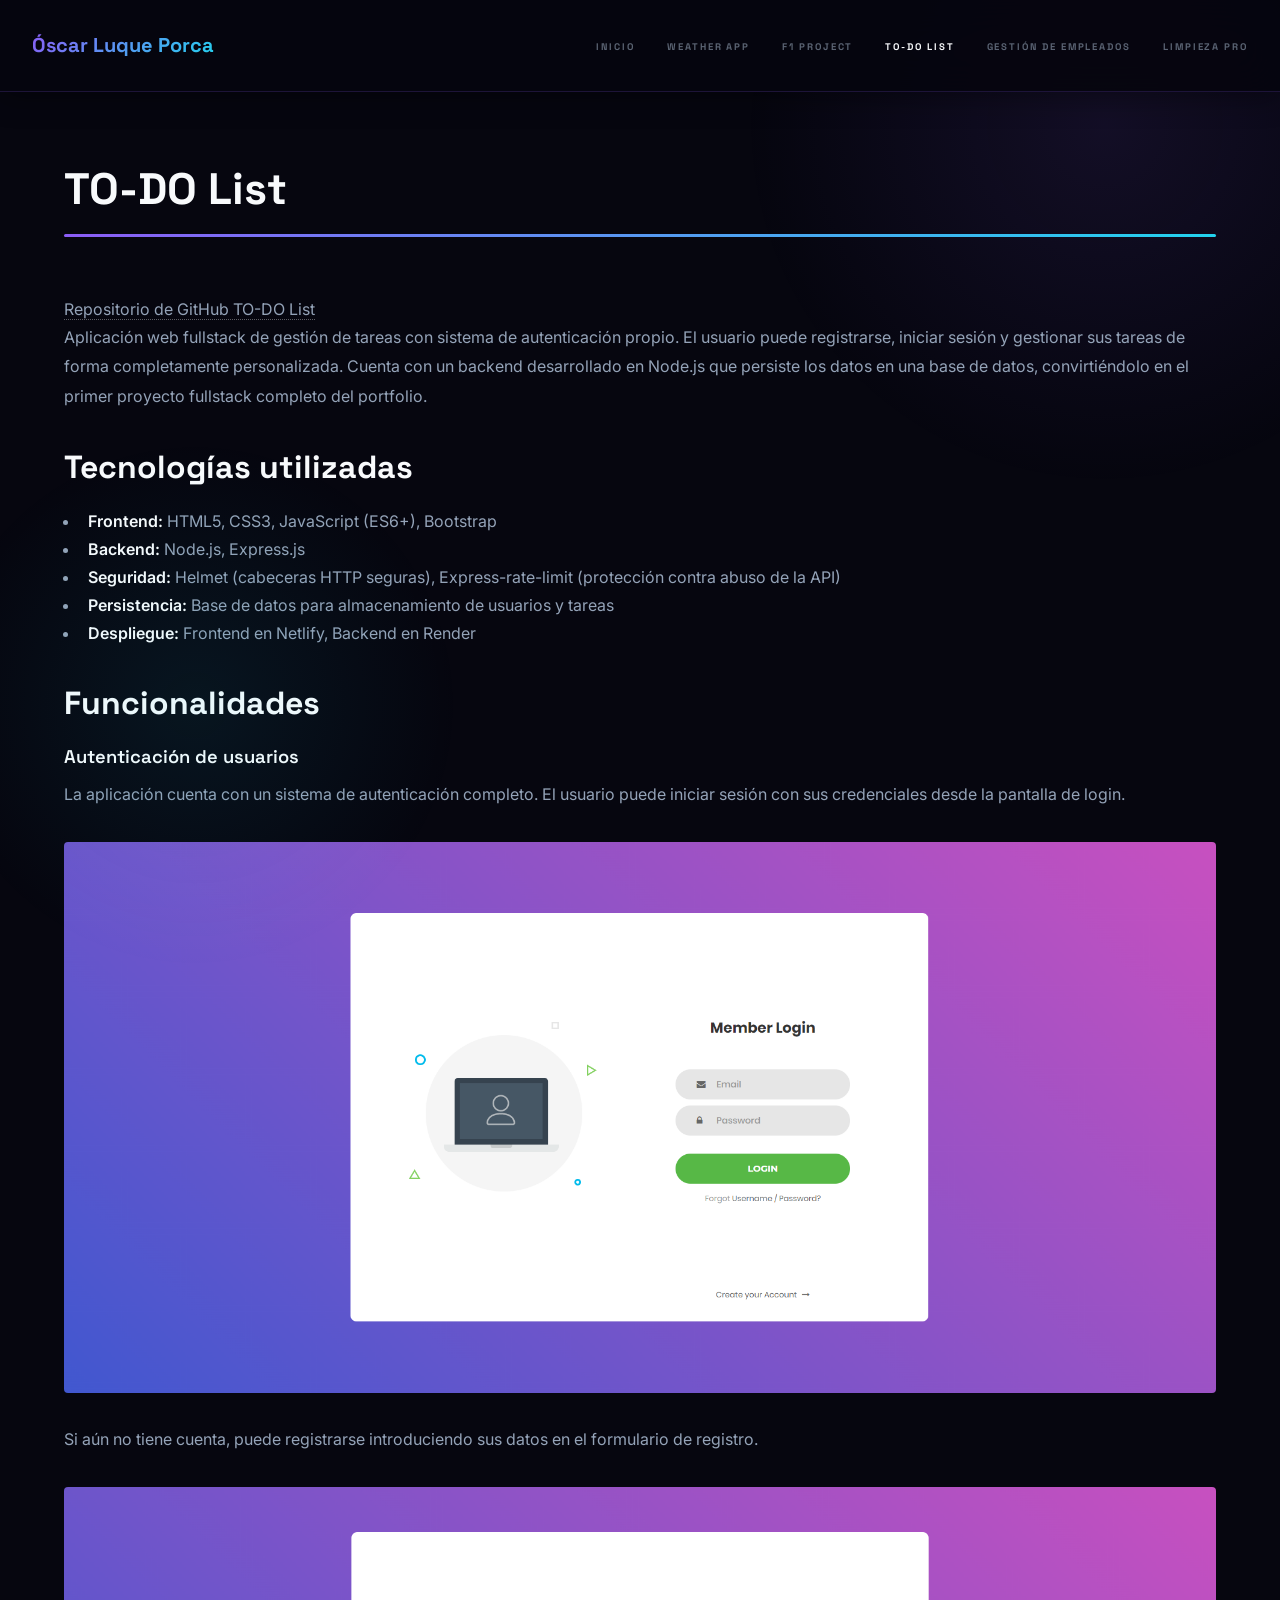
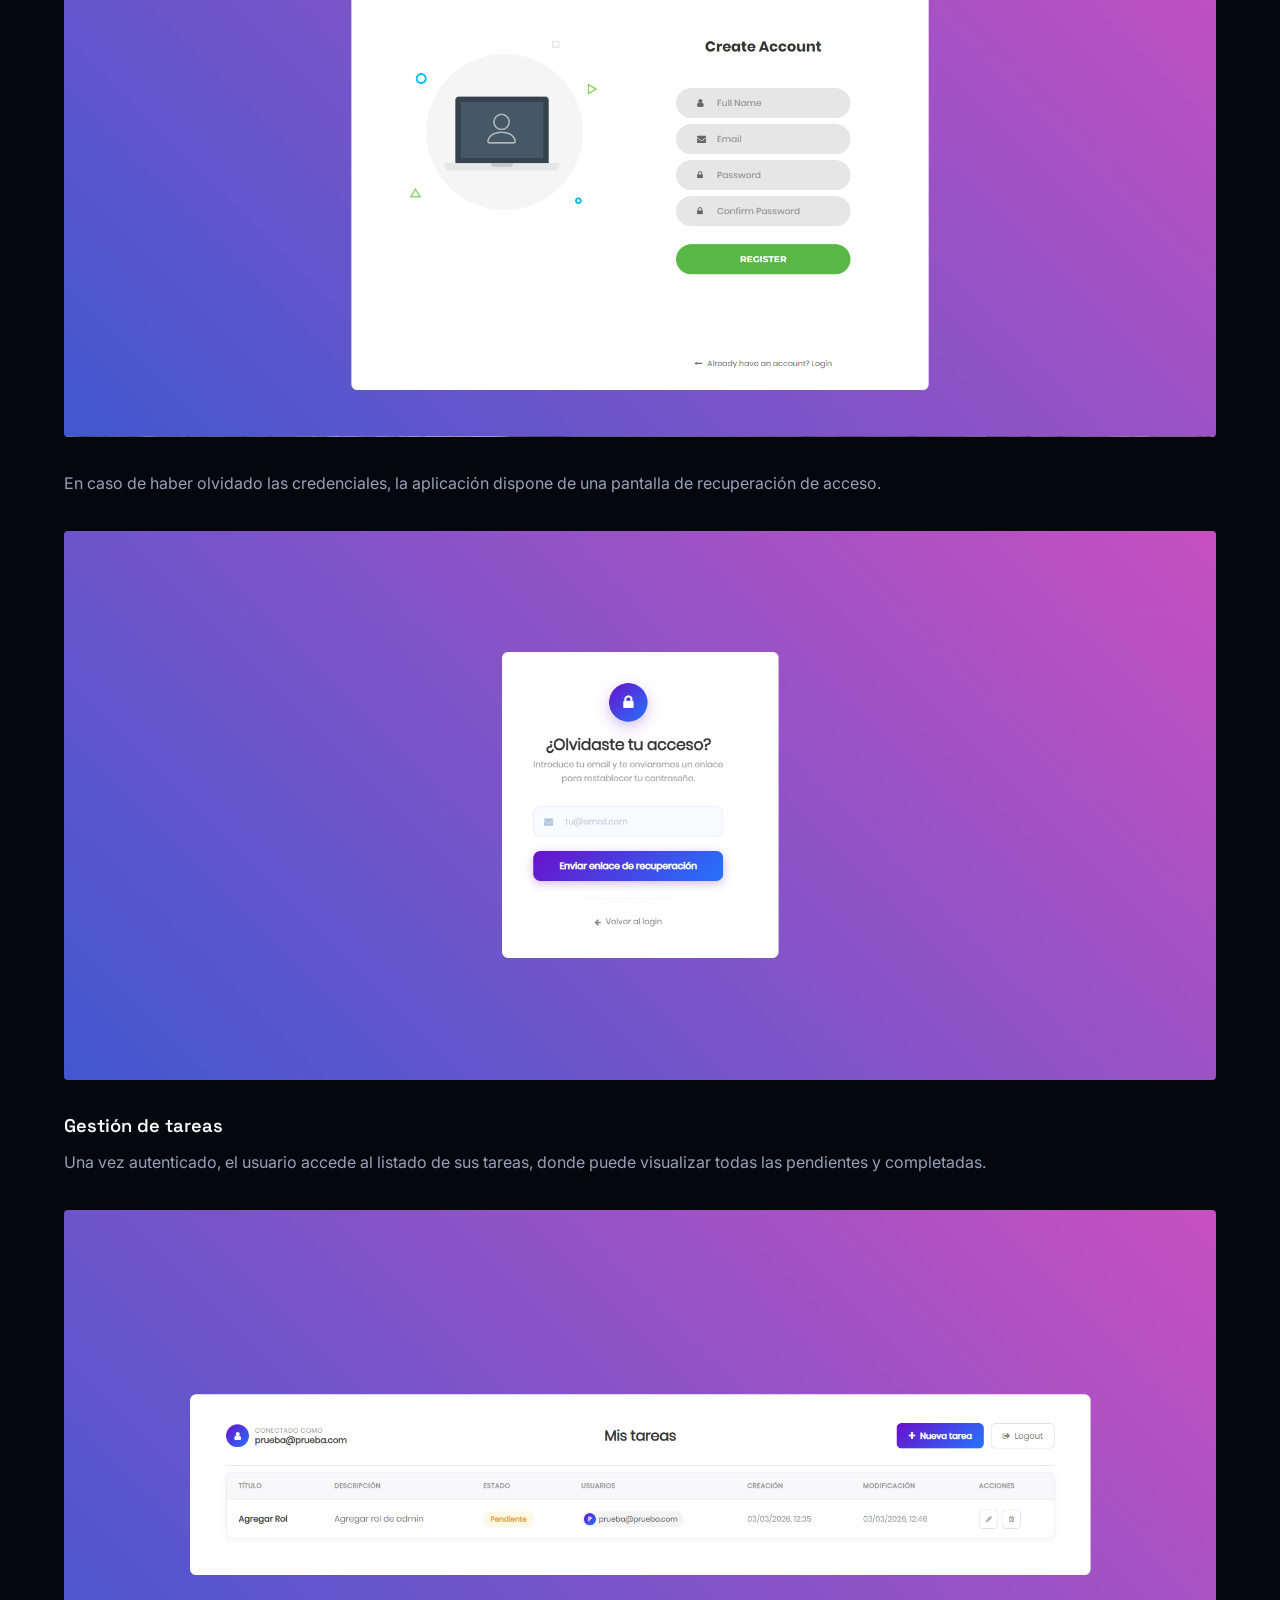
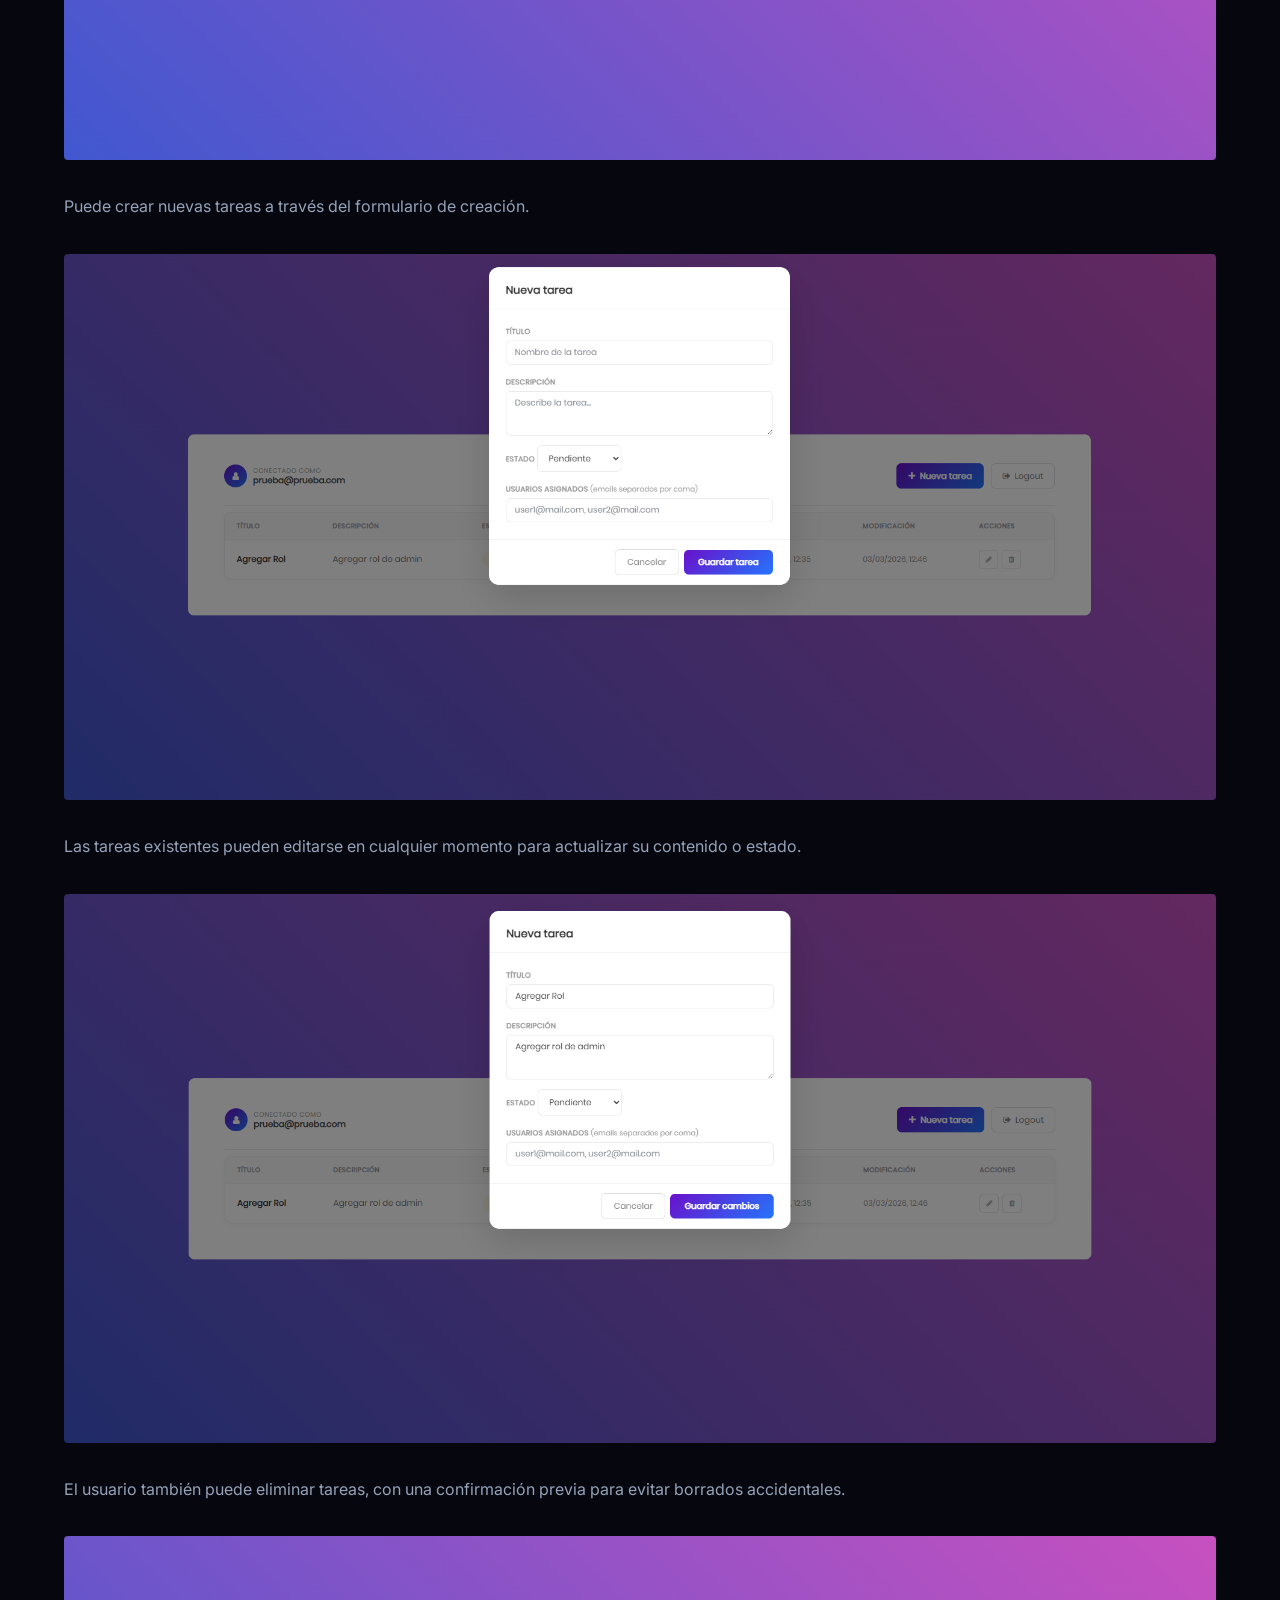
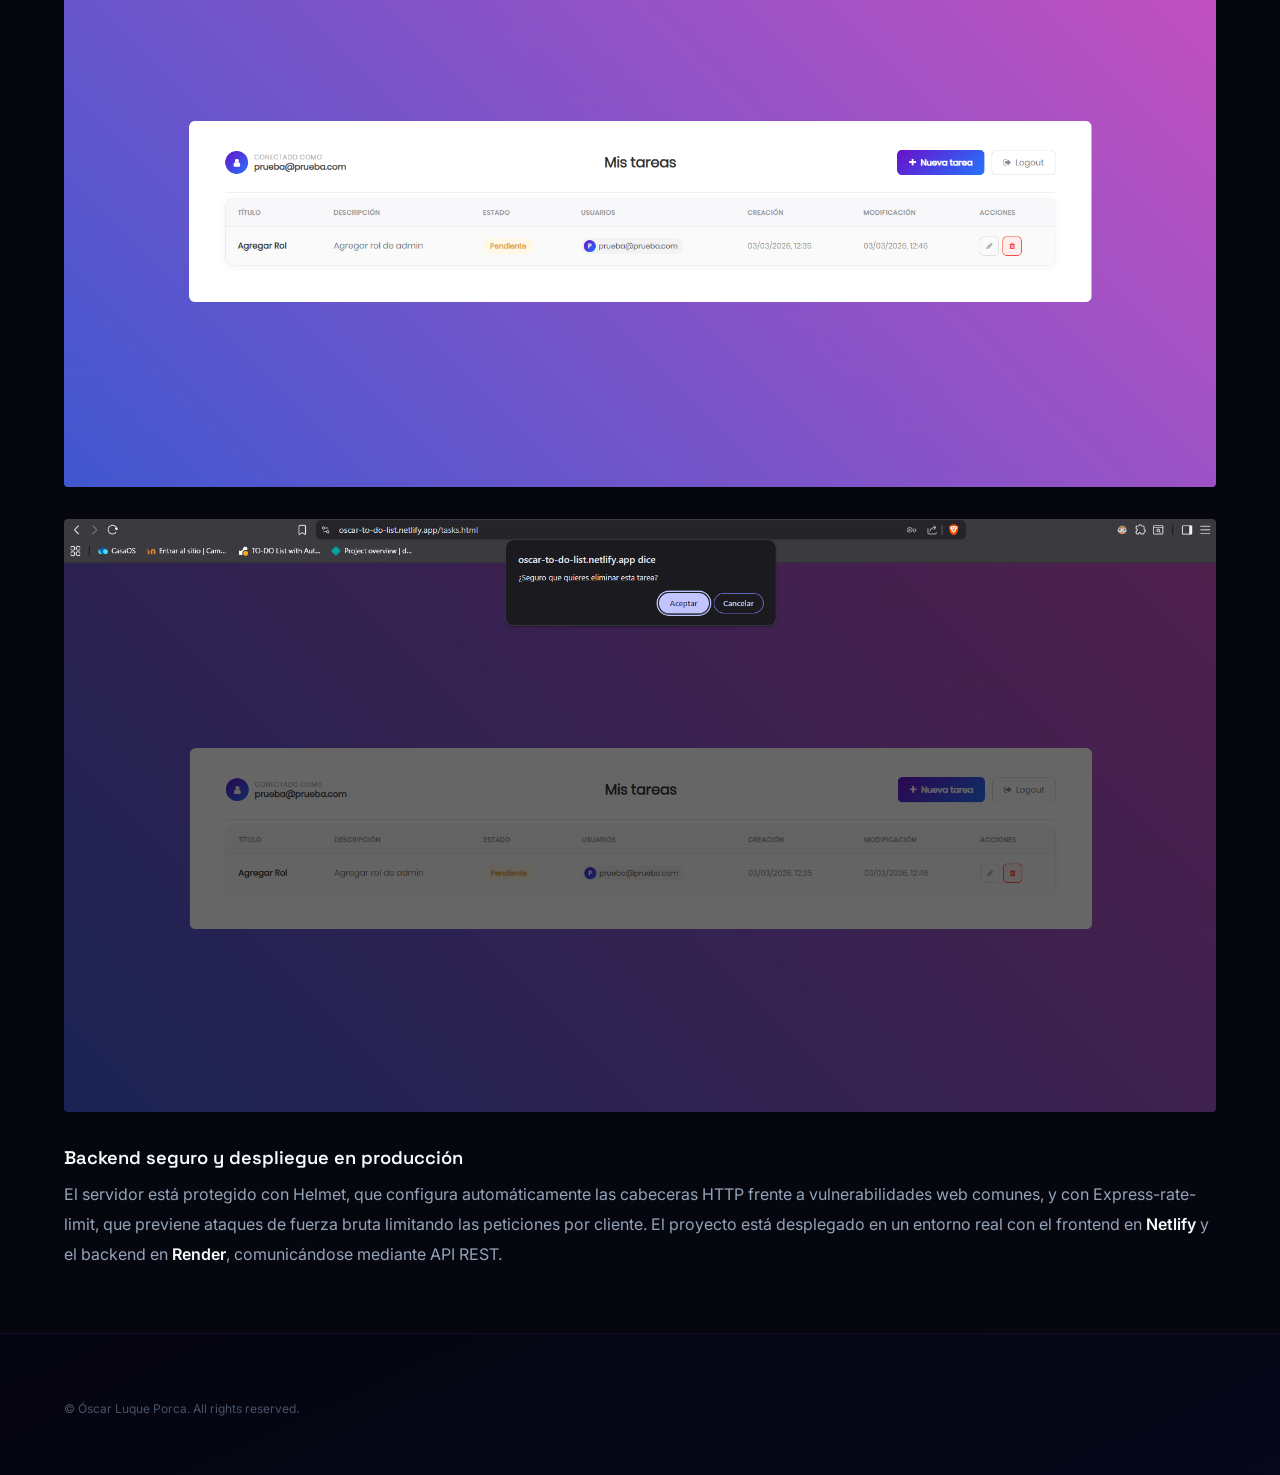
<file: to-do-list.html>
<!DOCTYPE HTML>
<html>
	<head>
		<title>TO-DO List – Óscar Luque Porca</title>
		<meta charset="utf-8" />
		<meta name="viewport" content="width=device-width, initial-scale=1, user-scalable=no" />
		<meta name="description" content="TO-DO List: aplicación fullstack con frontend en HTML/CSS/JS y backend en Node.js + Express, desplegada en Netlify y Render." />
		<link rel="preconnect" href="https://fonts.googleapis.com">
		<link rel="preconnect" href="https://fonts.gstatic.com" crossorigin>
		<link href="https://fonts.googleapis.com/css2?family=Inter:wght@300;400;500;600;700&family=Space+Grotesk:wght@400;500;600;700&display=swap" rel="stylesheet">
		<link rel="stylesheet" href="assets/css/main.css" />
		<link rel="stylesheet" href="assets/css/portfolio.css" />
		<noscript><link rel="stylesheet" href="assets/css/noscript.css" /></noscript>
	</head>
	<body class="is-preload">

		<!-- Header -->
		<header id="header">
			<a href="index.html" class="title">Óscar Luque Porca</a>
			<nav>
				<ul>
					<li><a href="index.html">Inicio</a></li>
					<li><a href="weather.html">Weather App</a></li>
					<li><a href="f1_project.html">F1 Project</a></li>
					<li><a href="to-do-list.html" class="active">TO-DO List</a></li>
					<li><a href="empleados.html">Gestión de Empleados</a></li>
					<li><a href="limpieza.html">Limpieza Pro</a></li>
				</ul>
			</nav>
		</header>

		<!-- Wrapper -->
		<div id="wrapper">

			<!-- Main -->
			<section id="main" class="wrapper">
				<div class="inner">
					<h1 class="major">TO-DO List</h1>
					<a class="link-github" href="https://github.com/OscarLP0909/Tasks-Users" target="_blank" rel="noopener noreferrer">Repositorio de GitHub TO-DO List</a>

					<p>
						Aplicación web fullstack de gestión de tareas con sistema de autenticación propio.
						El usuario puede registrarse, iniciar sesión y gestionar sus tareas de forma
						completamente personalizada. Cuenta con un backend desarrollado en Node.js que
						persiste los datos en una base de datos, convirtiéndolo en el primer proyecto
						fullstack completo del portfolio.
					</p>

					<h2>Tecnologías utilizadas</h2>
					<ul>
						<li><strong>Frontend:</strong> HTML5, CSS3, JavaScript (ES6+), Bootstrap</li>
						<li><strong>Backend:</strong> Node.js, Express.js</li>
						<li><strong>Seguridad:</strong> Helmet (cabeceras HTTP seguras), Express-rate-limit (protección contra abuso de la API)</li>
						<li><strong>Persistencia:</strong> Base de datos para almacenamiento de usuarios y tareas</li>
						<li><strong>Despliegue:</strong> Frontend en Netlify, Backend en Render</li>
					</ul>

					<h2>Funcionalidades</h2>

					<h3>Autenticación de usuarios</h3>
					<p>
						La aplicación cuenta con un sistema de autenticación completo. El usuario puede
						iniciar sesión con sus credenciales desde la pantalla de login.
					</p>
					<span class="image fit"><img src="images/login_page.png" alt="Pantalla de login" /></span>

					<p>
						Si aún no tiene cuenta, puede registrarse introduciendo sus datos en el formulario
						de registro.
					</p>
					<span class="image fit"><img src="images/register.png" alt="Pantalla de registro" /></span>

					<p>
						En caso de haber olvidado las credenciales, la aplicación dispone de una pantalla
						de recuperación de acceso.
					</p>
					<span class="image fit"><img src="images/forgot.png" alt="Pantalla de recuperación de contraseña" /></span>

					<h3>Gestión de tareas</h3>
					<p>
						Una vez autenticado, el usuario accede al listado de sus tareas, donde puede
						visualizar todas las pendientes y completadas.
					</p>
					<span class="image fit"><img src="images/tasks.png" alt="Listado de tareas" /></span>

					<p>
						Puede crear nuevas tareas a través del formulario de creación.
					</p>
					<span class="image fit"><img src="images/new_task.png" alt="Creación de una nueva tarea" /></span>

					<p>
						Las tareas existentes pueden editarse en cualquier momento para actualizar su
						contenido o estado.
					</p>
					<span class="image fit"><img src="images/edit_task.png" alt="Edición de una tarea" /></span>

					<p>
						El usuario también puede eliminar tareas, con una confirmación previa para
						evitar borrados accidentales.
					</p>
					<span class="image fit"><img src="images/delete_task.png" alt="Confirmación de eliminación de tarea" /></span>
					<span class="image fit"><img src="images/deleted_task.png" alt="Tarea eliminada correctamente" /></span>

					<h3>Backend seguro y despliegue en producción</h3>
					<p>
						El servidor está protegido con Helmet, que configura automáticamente las cabeceras
						HTTP frente a vulnerabilidades web comunes, y con Express-rate-limit, que previene
						ataques de fuerza bruta limitando las peticiones por cliente. El proyecto está
						desplegado en un entorno real con el frontend en <strong>Netlify</strong> y el
						backend en <strong>Render</strong>, comunicándose mediante API REST.
					</p>

				</div>
			</section>

		</div>

		<!-- Footer -->
		<footer id="footer" class="wrapper alt">
			<div class="inner">
				<ul class="menu">
					<li>&copy; Óscar Luque Porca. All rights reserved.</li>
				</ul>
			</div>
		</footer>

		<!-- Scripts -->
		<script src="assets/js/jquery.min.js"></script>
		<script src="assets/js/jquery.scrollex.min.js"></script>
		<script src="assets/js/jquery.scrolly.min.js"></script>
		<script src="assets/js/browser.min.js"></script>
		<script src="assets/js/breakpoints.min.js"></script>
		<script src="assets/js/util.js"></script>
		<script src="assets/js/main.js"></script>

	</body>
</html>
</file>
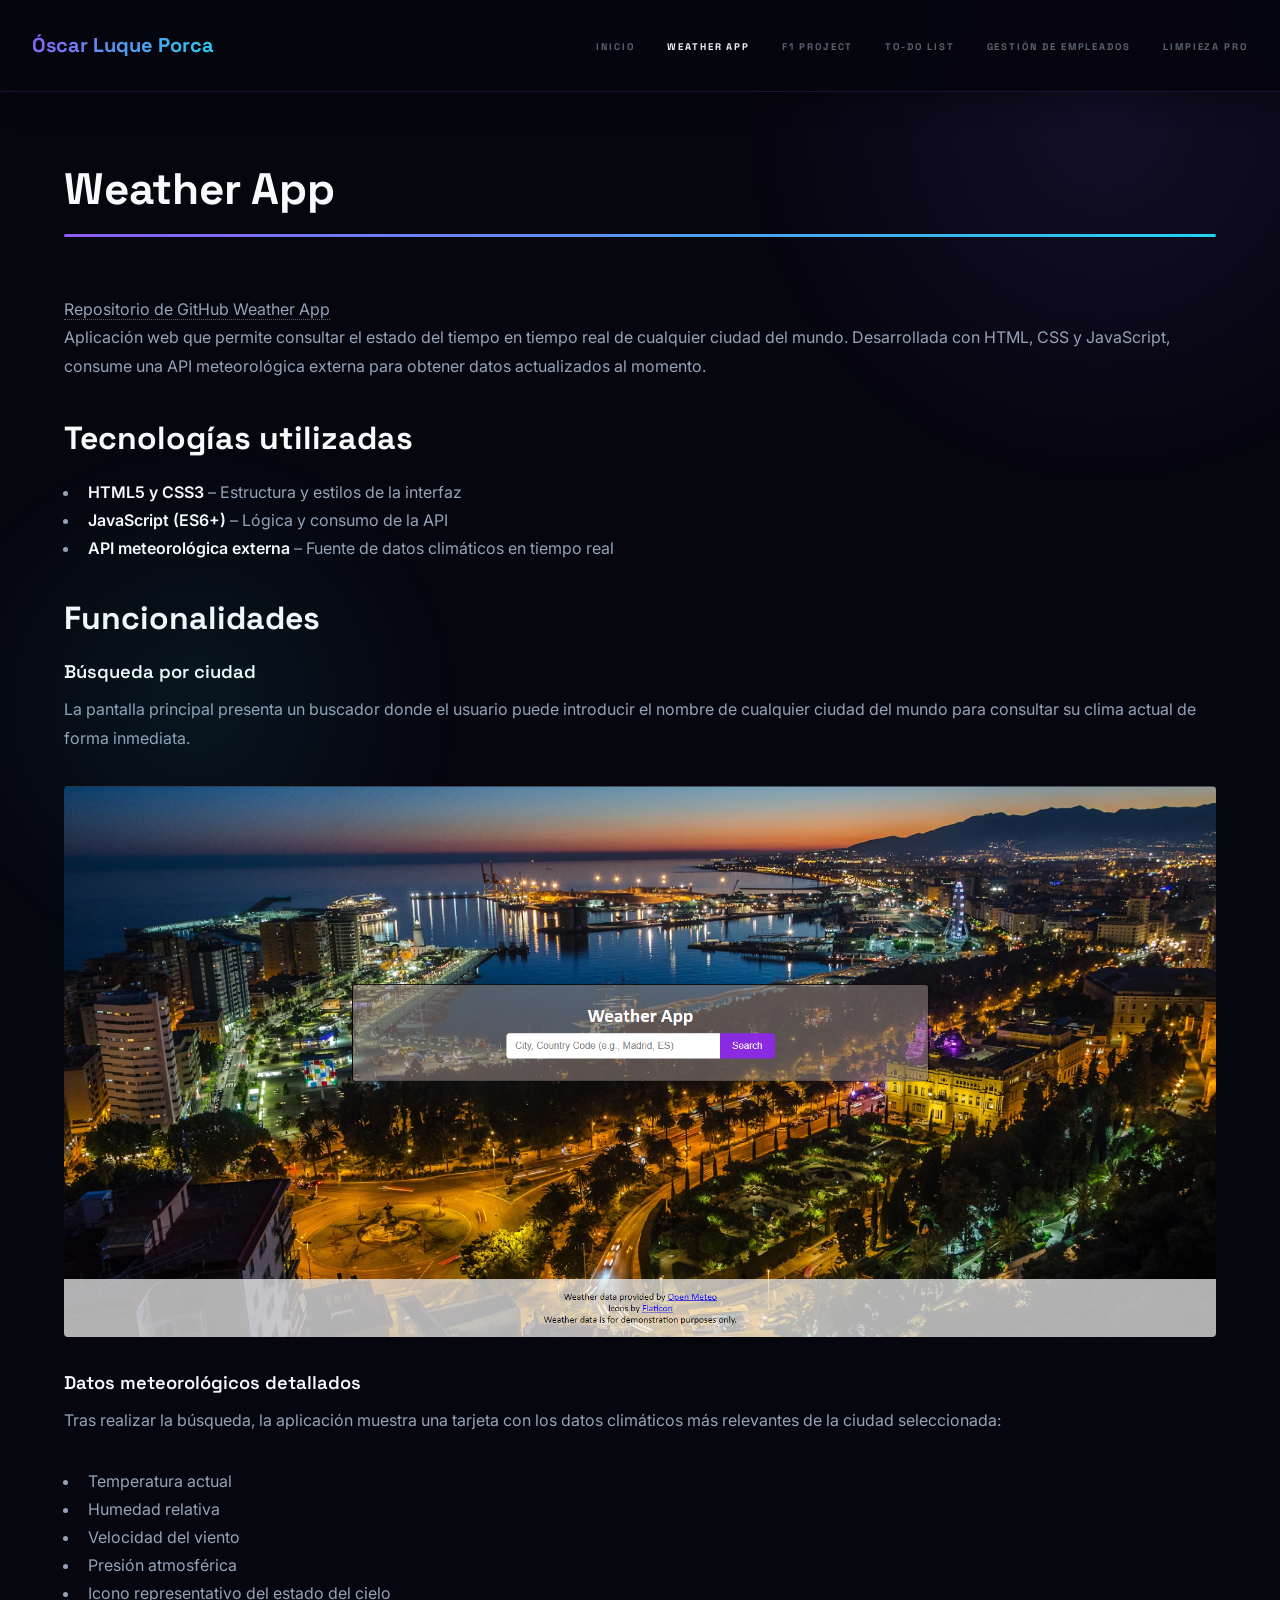
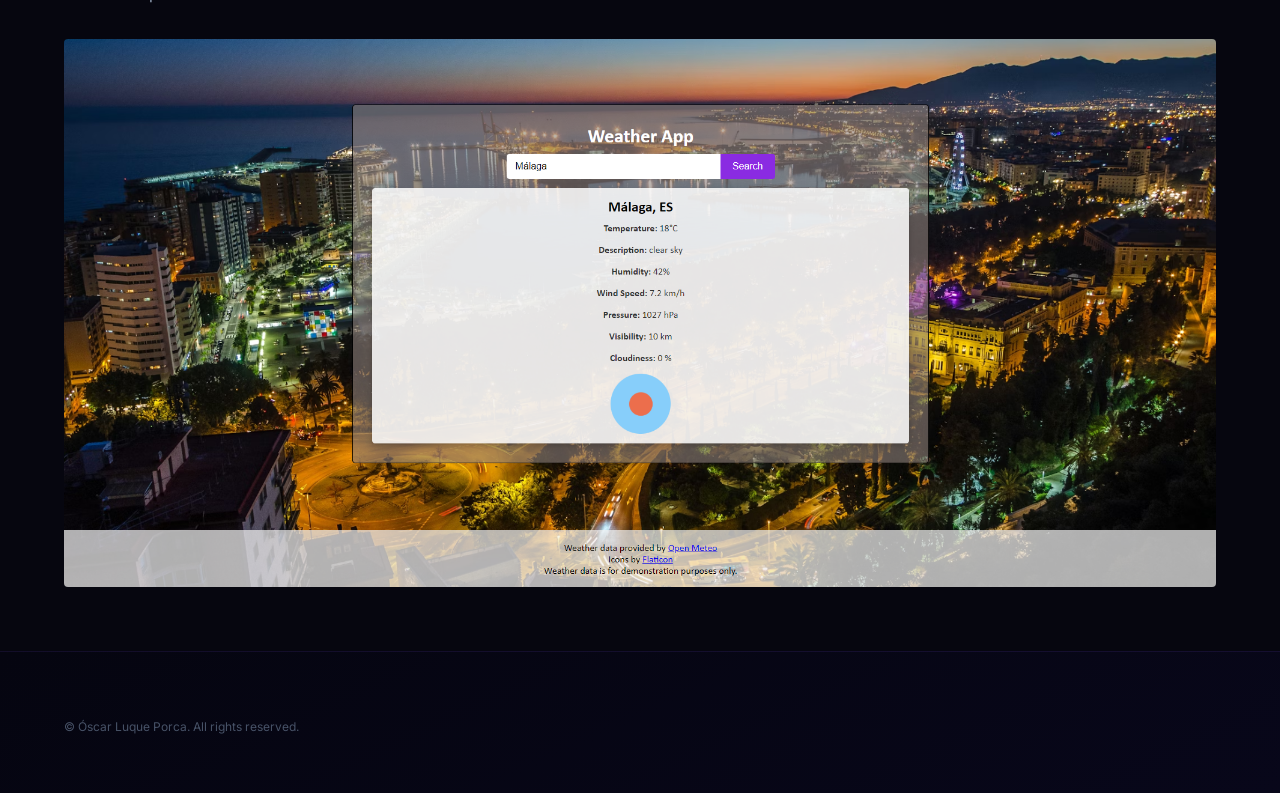
<file: weather.html>
<!DOCTYPE HTML>
<html>

<head>
	<title>Weather App – Óscar Luque Porca</title>
	<meta charset="utf-8" />
	<meta name="viewport" content="width=device-width, initial-scale=1, user-scalable=no" />
	<meta name="description"
		content="Weather App: aplicación web que muestra el clima en tiempo real de cualquier ciudad del mundo." />
	<link rel="preconnect" href="https://fonts.googleapis.com">
	<link rel="preconnect" href="https://fonts.gstatic.com" crossorigin>
	<link href="https://fonts.googleapis.com/css2?family=Inter:wght@300;400;500;600;700&family=Space+Grotesk:wght@400;500;600;700&display=swap" rel="stylesheet">
	<link rel="stylesheet" href="assets/css/main.css" />
	<link rel="stylesheet" href="assets/css/portfolio.css" />
	<noscript>
		<link rel="stylesheet" href="assets/css/noscript.css" />
	</noscript>
</head>

<body class="is-preload">

	<!-- Header -->
	<header id="header">
		<a href="index.html" class="title">Óscar Luque Porca</a>
		<nav>
			<ul>
				<li><a href="index.html">Inicio</a></li>
				<li><a href="weather.html" class="active">Weather App</a></li>
				<li><a href="f1_project.html">F1 Project</a></li>
				<li><a href="to-do-list.html">TO-DO List</a></li>
				<li><a href="empleados.html">Gestión de Empleados</a></li>
				<li><a href="limpieza.html">Limpieza Pro</a></li>

			</ul>
		</nav>
	</header>

	<!-- Wrapper -->
	<div id="wrapper">

		<!-- Main -->
		<section id="main" class="wrapper">
			<div class="inner">
				<h1 class="major">Weather App</h1>
				<a class="link-github" href="https://github.com/OscarLP0909/Weather_app" target="_blank" rel="noopener noreferrer">Repositorio de GitHub Weather App</a>

				<p>
					Aplicación web que permite consultar el estado del tiempo en tiempo real de cualquier
					ciudad del mundo. Desarrollada con HTML, CSS y JavaScript, consume una API meteorológica
					externa para obtener datos actualizados al momento.
				</p>

				<h2>Tecnologías utilizadas</h2>
				<ul>
					<li><strong>HTML5 y CSS3</strong> – Estructura y estilos de la interfaz</li>
					<li><strong>JavaScript (ES6+)</strong> – Lógica y consumo de la API</li>
					<li><strong>API meteorológica externa</strong> – Fuente de datos climáticos en tiempo real</li>
				</ul>

				<h2>Funcionalidades</h2>

				<h3>Búsqueda por ciudad</h3>
				<p>
					La pantalla principal presenta un buscador donde el usuario puede introducir el nombre
					de cualquier ciudad del mundo para consultar su clima actual de forma inmediata.
				</p>
				<span class="image fit"><img src="images/index_weather.png"
						alt="Pantalla principal de la Weather App" /></span>

				<h3>Datos meteorológicos detallados</h3>
				<p>
					Tras realizar la búsqueda, la aplicación muestra una tarjeta con los datos climáticos
					más relevantes de la ciudad seleccionada:
				</p>
				<ul>
					<li>Temperatura actual</li>
					<li>Humedad relativa</li>
					<li>Velocidad del viento</li>
					<li>Presión atmosférica</li>
					<li>Icono representativo del estado del cielo</li>
				</ul>
				<span class="image fit"><img src="images/weather_city.png"
						alt="Resultados del clima para una ciudad" /></span>

			</div>
		</section>

	</div>

	<!-- Footer -->
	<footer id="footer" class="wrapper alt">
		<div class="inner">
			<ul class="menu">
				<li>&copy; Óscar Luque Porca. All rights reserved.</li>
			</ul>
		</div>
	</footer>

	<!-- Scripts -->
	<script src="assets/js/jquery.min.js"></script>
	<script src="assets/js/jquery.scrollex.min.js"></script>
	<script src="assets/js/jquery.scrolly.min.js"></script>
	<script src="assets/js/browser.min.js"></script>
	<script src="assets/js/breakpoints.min.js"></script>
	<script src="assets/js/util.js"></script>
	<script src="assets/js/main.js"></script>

</body>

</html>
</file>
<file: assets/css/portfolio.css>
/* ================================================================
   PORTFOLIO ENHANCED — Modern Design Override
   ================================================================ */

@import url('https://fonts.googleapis.com/css2?family=Inter:wght@300;400;500;600;700&family=Space+Grotesk:wght@400;500;600;700&display=swap');

/* ----------------------------------------------------------------
   CSS Variables
   ---------------------------------------------------------------- */
:root {
  --bg:            #06060f;
  --bg-alt:        #0c0c22;
  --surface:       rgba(139, 92, 246, 0.04);
  --purple:        #8b5cf6;
  --purple-light:  #a78bfa;
  --cyan:          #22d3ee;
  --pink:          #f472b6;
  --white:         #f8fafc;
  --muted:         #94a3b8;
  --border:        rgba(139, 92, 246, 0.18);
  --gradient:      linear-gradient(135deg, #8b5cf6, #22d3ee);
  --gradient-warm: linear-gradient(135deg, #8b5cf6, #f472b6);
  --glow-purple:   rgba(139, 92, 246, 0.35);
  --glow-cyan:     rgba(34, 211, 238, 0.25);
}

/* ----------------------------------------------------------------
   Custom scrollbar
   ---------------------------------------------------------------- */
::-webkit-scrollbar { width: 8px; }
::-webkit-scrollbar-track { background: var(--bg); }
::-webkit-scrollbar-thumb { background: rgba(139, 92, 246, 0.3); border-radius: 4px; }
::-webkit-scrollbar-thumb:hover { background: rgba(139, 92, 246, 0.55); }

::selection { background: rgba(139, 92, 246, 0.35); color: #fff; }

/* ----------------------------------------------------------------
   Global — body, fonts, base text
   ---------------------------------------------------------------- */
body {
  background: var(--bg);
  font-family: 'Inter', Arial, sans-serif;
  color: var(--muted);
  position: relative;
}

/* Ambient background orbs */
body::before {
  content: '';
  position: fixed;
  width: 750px; height: 750px;
  background: radial-gradient(circle, rgba(139, 92, 246, 0.1) 0%, transparent 68%);
  border-radius: 50%;
  top: -250px; right: -200px;
  pointer-events: none;
  z-index: 0;
  animation: orbFloat 14s ease-in-out infinite;
}

body::after {
  content: '';
  position: fixed;
  width: 550px; height: 550px;
  background: radial-gradient(circle, rgba(34, 211, 238, 0.08) 0%, transparent 68%);
  border-radius: 50%;
  bottom: -80px; left: -80px;
  pointer-events: none;
  z-index: 0;
  animation: orbFloat 10s ease-in-out infinite reverse;
  animation-delay: -5s;
}

@keyframes orbFloat {
  0%, 100% { transform: translate(0, 0) scale(1); }
  33%       { transform: translate(40px, -55px) scale(1.06); }
  66%       { transform: translate(-28px, 32px) scale(0.94); }
}

/* ----------------------------------------------------------------
   Typography
   ---------------------------------------------------------------- */
h1, h2, h3, h4, h5, h6 {
  font-family: 'Space Grotesk', sans-serif;
  color: var(--white);
}

h2 { font-size: 2em; font-weight: 700; }
h3 { font-size: 1.15em; font-weight: 600; }

a { transition: color 0.25s ease, border-bottom-color 0.25s ease; }
a:hover { color: var(--white); }

/* ----------------------------------------------------------------
   Sidebar
   ---------------------------------------------------------------- */
#sidebar {
  background: rgba(6, 6, 15, 0.88);
  backdrop-filter: blur(24px);
  -webkit-backdrop-filter: blur(24px);
  border-right: 1px solid var(--border);
  box-shadow: 4px 0 50px rgba(0, 0, 0, 0.4);
}

#sidebar nav a {
  font-family: 'Space Grotesk', sans-serif;
  color: rgba(148, 163, 184, 0.65);
  font-size: 0.58em;
  letter-spacing: 0.3em;
  transition: color 0.25s ease, letter-spacing 0.3s ease;
}

#sidebar nav a:before { background: rgba(139, 92, 246, 0.08); }

#sidebar nav a:after {
  background-image: linear-gradient(to right, #8b5cf6, #22d3ee);
}

#sidebar nav a:hover {
  color: rgba(248, 250, 252, 0.85);
  letter-spacing: 0.35em;
}

#sidebar nav a.active {
  color: var(--white);
  text-shadow: 0 0 22px rgba(139, 92, 246, 0.7);
}

/* Mobile top bar */
@media screen and (max-width: 1280px) {
  #sidebar {
    background: rgba(6, 6, 15, 0.95);
    box-shadow: 0 2px 30px rgba(0, 0, 0, 0.5);
    border-right: none;
    border-bottom: 1px solid var(--border);
  }

  #sidebar nav a:after {
    background-image: none;
    background-color: var(--purple);
  }
}

/* ----------------------------------------------------------------
   Intro / Hero Section
   ---------------------------------------------------------------- */
#intro {
  background-image: none;
  background: var(--bg);
  overflow: hidden;
}

/* Gradient mesh background */
#intro::before {
  content: '';
  position: absolute;
  inset: 0;
  background:
    radial-gradient(ellipse 110% 70% at 50% -5%, rgba(139, 92, 246, 0.22) 0%, transparent 65%),
    radial-gradient(ellipse 60% 55% at 90% 90%, rgba(34, 211, 238, 0.14) 0%, transparent 65%),
    radial-gradient(ellipse 50% 40% at 10% 80%, rgba(244, 114, 182, 0.08) 0%, transparent 65%),
    linear-gradient(180deg, var(--bg) 0%, var(--bg-alt) 100%);
  z-index: 0;
  animation: heroPulse 10s ease-in-out infinite;
}

@keyframes heroPulse {
  0%, 100% { opacity: 1; }
  50%       { opacity: 0.82; }
}

/* Subtle grid lines */
#intro::after {
  content: '';
  position: absolute;
  inset: 0;
  background-image:
    linear-gradient(rgba(139, 92, 246, 0.035) 1px, transparent 1px),
    linear-gradient(90deg, rgba(139, 92, 246, 0.035) 1px, transparent 1px);
  background-size: 52px 52px;
  z-index: 0;
}

#intro > .inner {
  position: relative;
  z-index: 1;
}

/* Gradient animated title */
#intro h1 {
  font-size: 4.5em;
  font-weight: 700;
  line-height: 1.05;
  letter-spacing: -0.02em;
  background: linear-gradient(135deg, #ffffff 0%, #c4b5fd 35%, #22d3ee 75%, #ffffff 100%);
  -webkit-background-clip: text;
  -webkit-text-fill-color: transparent;
  background-clip: text;
  background-size: 250% 250%;
  animation: gradientShift 7s ease infinite;
  margin-bottom: 0.4em;
}

@keyframes gradientShift {
  0%   { background-position: 0% 50%; }
  50%  { background-position: 100% 50%; }
  100% { background-position: 0% 50%; }
}

#intro p {
  font-size: 1.25em;
  color: rgba(248, 250, 252, 0.72);
  font-weight: 400;
  max-width: 34em;
  line-height: 1.75;
}

/* "Available for work" badge */
.availability-badge {
  display: inline-flex;
  align-items: center;
  gap: 0.5em;
  padding: 0.4em 1em;
  background: rgba(34, 197, 94, 0.1);
  border: 1px solid rgba(34, 197, 94, 0.3);
  border-radius: 2em;
  font-family: 'Space Grotesk', sans-serif;
  font-size: 0.65em;
  font-weight: 600;
  letter-spacing: 0.12em;
  text-transform: uppercase;
  color: #4ade80;
  margin-bottom: 1.4em;
}

.availability-badge::before {
  content: '';
  width: 8px; height: 8px;
  background: #4ade80;
  border-radius: 50%;
  box-shadow: 0 0 10px rgba(74, 222, 128, 0.6);
  animation: statusPulse 2.2s ease-in-out infinite;
  flex-shrink: 0;
}

@keyframes statusPulse {
  0%, 100% { opacity: 1; box-shadow: 0 0 10px rgba(74, 222, 128, 0.6); }
  50%       { opacity: 0.65; box-shadow: 0 0 18px rgba(74, 222, 128, 0.9); }
}

@media screen and (max-width: 736px) {
  #intro h1 { font-size: 2.8em; }
  #intro p  { font-size: 1em; }
}

/* ----------------------------------------------------------------
   Section Wrappers
   ---------------------------------------------------------------- */
.wrapper.style1 {
  background: linear-gradient(155deg, #130b30 0%, #0e1238 45%, #09102a 100%);
  position: relative;
  overflow: hidden;
}

.wrapper.style1::before {
  content: '';
  position: absolute;
  top: -40%; left: -20%;
  width: 70%; height: 220%;
  background: radial-gradient(ellipse, rgba(139, 92, 246, 0.09) 0%, transparent 65%);
  pointer-events: none;
}

.wrapper.style2 {
  background: linear-gradient(155deg, #080a1e 0%, #0a0c28 55%, #0c0e2a 100%);
}

.wrapper.style3 {
  background: linear-gradient(155deg, #0e0818 0%, #0a0822 50%, #0d0a28 100%);
  position: relative;
  overflow: hidden;
}

.wrapper.style3::after {
  content: '';
  position: absolute;
  top: -10%; right: -10%;
  width: 500px; height: 500px;
  background: radial-gradient(circle, rgba(244, 114, 182, 0.07) 0%, transparent 65%);
  pointer-events: none;
}

.wrapper.style1-alt,
.wrapper.alt {
  background: linear-gradient(155deg, #050510 0%, #08071a 100%);
}

.wrapper.style2-alt { background: linear-gradient(155deg, #060818 0%, #090b22 100%); }
.wrapper.style3-alt { background: linear-gradient(155deg, #090613 0%, #0b0820 100%); }

/* ----------------------------------------------------------------
   Section Headings (decorative underline)
   ---------------------------------------------------------------- */
#two h2,
#three h2 {
  font-size: 2.4em;
  font-weight: 700;
  letter-spacing: -0.01em;
  position: relative;
  margin-bottom: 0.6em;
}

#two h2::after,
#three h2::after {
  content: '';
  display: block;
  width: 2.8em;
  height: 3px;
  background: var(--gradient);
  border-radius: 3px;
  margin-top: 0.4em;
}

h1.major::after {
  background-image: var(--gradient);
  height: 0.07em;
}

/* ----------------------------------------------------------------
   About / Spotlights
   ---------------------------------------------------------------- */
.spotlights > section > .image:before {
  background: rgba(6, 6, 15, 0.88);
}

/* ----------------------------------------------------------------
   Tech Badges
   ---------------------------------------------------------------- */
.tech-badges {
  display: flex;
  flex-wrap: wrap;
  gap: 0.55em;
  margin: 1.2em 0 2em 0;
  padding: 0;
  list-style: none;
}

.tech-badge {
  display: inline-flex;
  align-items: center;
  padding: 0.32em 0.85em;
  background: rgba(139, 92, 246, 0.08);
  border: 1px solid rgba(139, 92, 246, 0.22);
  border-radius: 2em;
  font-family: 'Space Grotesk', sans-serif;
  font-size: 0.68em;
  font-weight: 500;
  color: rgba(248, 250, 252, 0.8);
  letter-spacing: 0.05em;
  transition: background 0.22s ease, border-color 0.22s ease, color 0.22s ease, transform 0.22s ease;
  white-space: nowrap;
}

.tech-badge:hover {
  background: rgba(139, 92, 246, 0.2);
  border-color: rgba(139, 92, 246, 0.5);
  color: #fff;
  transform: translateY(-2px);
}

.tech-badge.cyan {
  background: rgba(34, 211, 238, 0.07);
  border-color: rgba(34, 211, 238, 0.22);
  color: rgba(103, 232, 249, 0.85);
}

.tech-badge.cyan:hover {
  background: rgba(34, 211, 238, 0.18);
  border-color: rgba(34, 211, 238, 0.5);
  color: #fff;
}

/* ----------------------------------------------------------------
   Stat Grid (About section)
   ---------------------------------------------------------------- */
.stat-grid {
  display: grid;
  grid-template-columns: repeat(3, 1fr);
  gap: 1.2em;
  margin: 2em 0 0.5em 0;
}

.stat-item {
  padding: 1.4em 1em;
  background: rgba(139, 92, 246, 0.05);
  border: 1px solid rgba(139, 92, 246, 0.12);
  border-radius: 0.8em;
  text-align: center;
  transition: border-color 0.3s ease, background 0.3s ease;
}

.stat-item:hover {
  background: rgba(139, 92, 246, 0.09);
  border-color: rgba(139, 92, 246, 0.28);
}

.stat-number {
  display: block;
  font-family: 'Space Grotesk', sans-serif;
  font-size: 2em;
  font-weight: 700;
  background: var(--gradient);
  -webkit-background-clip: text;
  -webkit-text-fill-color: transparent;
  background-clip: text;
  line-height: 1.1;
}

.stat-label {
  display: block;
  font-size: 0.62em;
  color: var(--muted);
  text-transform: uppercase;
  letter-spacing: 0.12em;
  margin-top: 0.35em;
}

@media screen and (max-width: 600px) {
  .stat-grid { grid-template-columns: repeat(2, 1fr); }
}

/* ----------------------------------------------------------------
   Project Cards (Features)
   ---------------------------------------------------------------- */
#two {
  padding: 5em 0;
}

#two > .inner > p {
  font-size: 1.05em;
  max-width: 44em;
  margin-bottom: 2.5em;
  color: rgba(148, 163, 184, 0.9);
}

.features {
  display: grid;
  grid-template-columns: repeat(3, 1fr);
  gap: 1.4em;
  background: transparent;
  border: none;
  border-radius: 0;
  margin: 0 0 2em 0;
  align-items: stretch;
}

/* Each card is a flex column so the button always stays at the bottom */
.features section {
  display: flex !important;
  flex-direction: column;
  background: rgba(139, 92, 246, 0.04);
  border: 1px solid rgba(139, 92, 246, 0.14) !important;
  border-radius: 1em;
  padding: 2em 1.8em 1.6em;
  width: 100%;
  position: relative;
  overflow: hidden;
  backdrop-filter: blur(8px);
  -webkit-backdrop-filter: blur(8px);
  transition: transform 0.35s ease, box-shadow 0.35s ease,
              border-color 0.35s ease, background 0.35s ease;
}

/* Top gradient bar on hover */
.features section::before {
  content: '';
  position: absolute;
  top: 0; left: 0; right: 0;
  height: 2px;
  background: var(--gradient);
  border-radius: 1em 1em 0 0;
  opacity: 0;
  transition: opacity 0.35s ease;
}

.features section:hover {
  transform: translateY(-6px);
  box-shadow:
    0 20px 50px rgba(139, 92, 246, 0.18),
    0 6px 20px rgba(0, 0, 0, 0.4);
  border-color: rgba(139, 92, 246, 0.32) !important;
  background: rgba(139, 92, 246, 0.07);
}

.features section:hover::before { opacity: 1; }

/* Icon: inline at top, not absolutely positioned */
.features section .icon.major {
  position: static !important;
  display: block;
  font-size: 1.6em;
  margin-bottom: 0.85em;
  background: var(--gradient);
  -webkit-background-clip: text;
  -webkit-text-fill-color: transparent;
  background-clip: text;
  filter: drop-shadow(0 0 10px rgba(139, 92, 246, 0.5));
  transition: filter 0.35s ease, transform 0.35s ease;
}

.features section:hover .icon.major {
  filter: drop-shadow(0 0 18px rgba(139, 92, 246, 0.75));
  transform: scale(1.1);
}

.features section h3 {
  font-family: 'Space Grotesk', sans-serif;
  font-size: 1.05em;
  font-weight: 600;
  color: var(--white);
  margin-bottom: 0.5em;
  letter-spacing: -0.01em;
}

.features section > p {
  flex: 1;
  font-size: 0.9em;
  line-height: 1.7;
  color: rgba(148, 163, 184, 0.85);
  margin-bottom: 1.4em;
}

/* Button always pinned to bottom */
.features section ul.actions {
  margin-top: auto;
  margin-bottom: 0;
  padding-top: 0;
}

/* 2 columns on tablet */
@media screen and (max-width: 1100px) {
  .features {
    grid-template-columns: repeat(2, 1fr);
  }
}

/* 1 column on mobile */
@media screen and (max-width: 600px) {
  .features {
    grid-template-columns: 1fr;
  }
}

@media screen and (max-width: 736px) {
  .features section {
    padding: 1.8em 1.4em 1.4em;
  }
}

/* ----------------------------------------------------------------
   Buttons
   ---------------------------------------------------------------- */
input[type="submit"],
input[type="reset"],
input[type="button"],
button,
.button {
  font-family: 'Space Grotesk', sans-serif;
  border-radius: 0.55em !important;
  font-size: 0.65em;
  letter-spacing: 0.22em;
  border-color: rgba(139, 92, 246, 0.32) !important;
  transition: all 0.3s ease;
}

input[type="submit"]:hover,
input[type="reset"]:hover,
input[type="button"]:hover,
button:hover,
.button:hover {
  background: linear-gradient(135deg, #8b5cf6, #22d3ee) !important;
  border-color: transparent !important;
  box-shadow: 0 8px 30px rgba(139, 92, 246, 0.38);
  transform: translateY(-2px);
}

input[type="submit"]:hover::after,
input[type="reset"]:hover::after,
input[type="button"]:hover::after,
button:hover::after,
.button:hover::after {
  opacity: 0 !important;
  transform: scale(0.25) !important;
}

/* ----------------------------------------------------------------
   Forms (Contact)
   ---------------------------------------------------------------- */
input[type="text"],
input[type="email"],
input[type="password"],
select,
textarea {
  background: rgba(139, 92, 246, 0.05);
  border: 1px solid rgba(139, 92, 246, 0.2) !important;
  border-radius: 0.55em;
  color: var(--white);
  transition: border-color 0.3s ease, box-shadow 0.3s ease;
}

input[type="text"]:focus,
input[type="email"]:focus,
textarea:focus {
  border-color: rgba(139, 92, 246, 0.55) !important;
  box-shadow: 0 0 0 3px rgba(139, 92, 246, 0.12);
  outline: none;
  background: rgba(139, 92, 246, 0.08);
}

label {
  font-family: 'Space Grotesk', sans-serif;
  font-size: 0.85em;
  letter-spacing: 0.05em;
  color: rgba(248, 250, 252, 0.75);
}

/* ----------------------------------------------------------------
   Social / Contact Icons
   ---------------------------------------------------------------- */
ul.icons li > a {
  font-size: 1.5em;
  color: var(--muted);
  border: 0;
  transition: color 0.25s ease, transform 0.25s ease, text-shadow 0.25s ease;
  display: inline-block;
}

ul.icons li > a:hover {
  color: var(--purple-light);
  transform: translateY(-4px) scale(1.2);
  text-shadow: 0 0 16px rgba(139, 92, 246, 0.7);
  border: 0;
}

ul.contact > li h3 {
  font-family: 'Space Grotesk', sans-serif;
  font-size: 0.85em;
  letter-spacing: 0.12em;
  text-transform: uppercase;
  color: var(--purple-light);
  margin-bottom: 0.3em;
}

/* ----------------------------------------------------------------
   Footer
   ---------------------------------------------------------------- */
#footer {
  border-top: 1px solid rgba(139, 92, 246, 0.1);
}

#footer > .inner .menu {
  font-size: 0.75em;
  color: rgba(100, 116, 139, 0.7);
}

/* ----------------------------------------------------------------
   Intro — inline "chip" for available-for-work badge (above h1)
   ---------------------------------------------------------------- */
.hero-meta {
  display: flex;
  align-items: center;
  gap: 1em;
  flex-wrap: wrap;
  margin-bottom: 1em;
}

/* ----------------------------------------------------------------
   Project page overrides (weather, f1, etc.)
   ---------------------------------------------------------------- */
#header {
  background: rgba(6, 6, 15, 0.92);
  backdrop-filter: blur(18px);
  -webkit-backdrop-filter: blur(18px);
  border-bottom: 1px solid var(--border);
  box-shadow: 0 4px 30px rgba(0, 0, 0, 0.4);
}

#header > .title {
  font-family: 'Space Grotesk', sans-serif;
  background: var(--gradient);
  -webkit-background-clip: text;
  -webkit-text-fill-color: transparent;
  background-clip: text;
}

#header > nav > ul > li a {
  font-family: 'Space Grotesk', sans-serif;
  color: rgba(148, 163, 184, 0.6);
  letter-spacing: 0.2em;
  transition: color 0.25s ease;
}

#header > nav > ul > li a:hover,
#header > nav > ul > li a.active {
  color: var(--white);
}

/* ----------------------------------------------------------------
   Misc tweaks
   ---------------------------------------------------------------- */
p { line-height: 1.85; }

strong, b {
  color: var(--white);
  font-weight: 600;
}

blockquote {
  border-left-color: rgba(139, 92, 246, 0.4);
}

hr { border-bottom-color: rgba(139, 92, 246, 0.12); }

/* Fade-up wrapper inner text slightly brighter */
.wrapper.fade-up > .inner p,
.wrapper.fade > .inner p {
  color: rgba(148, 163, 184, 0.9);
}

/* Spotlights content text brightness */
.spotlights > section > .content > .inner p {
  color: rgba(148, 163, 184, 0.88);
}

.spotlights > section > .content > .inner li {
  color: rgba(148, 163, 184, 0.88);
}

/* ----------------------------------------------------------------
   Global Responsive Fixes (mobile-first)
   ---------------------------------------------------------------- */

/* Prevent horizontal overflow on all screen sizes */
html, body {
  overflow-x: hidden;
  max-width: 100%;
}

/* Inner padding adjustments for tablets */
@media screen and (max-width: 980px) {
  .wrapper > .inner {
    padding: 3em 2.5em;
  }
}

/* Mobile: tighter padding and font scaling */
@media screen and (max-width: 736px) {
  .wrapper > .inner {
    padding: 2.5em 1.5em;
  }

  #intro > .inner {
    padding: 2em 1.5em;
  }

  #intro h1 {
    font-size: 2.4em;
    word-break: break-word;
  }

  #intro p {
    font-size: 0.95em;
  }

  #two > .inner > p {
    font-size: 1em;
  }

  #two h2,
  #three h2 {
    font-size: 1.9em;
  }

  /* Contact form: stack fields on mobile */
  .split.style1 {
    display: block !important;
    grid-template-columns: 1fr !important;
  }

  .split.style1 > * {
    border-left: none !important;
    padding-left: 0 !important;
    margin-bottom: 2em;
  }

  .fields {
    grid-template-columns: 1fr !important;
  }

  .field.half {
    width: 100% !important;
  }

  .tech-badges {
    gap: 0.4em;
  }

  .tech-badge {
    font-size: 0.62em;
  }
}

/* Very small screens */
@media screen and (max-width: 480px) {
  .wrapper > .inner {
    padding: 2em 1.2em;
  }

  #intro > .inner {
    padding: 1.8em 1.2em;
  }

  #intro h1 {
    font-size: 2em;
  }

  .availability-badge {
    font-size: 0.58em;
  }

  .stat-grid {
    grid-template-columns: repeat(3, 1fr);
    gap: 0.8em;
  }

  .stat-number {
    font-size: 1.6em;
  }

  ul.actions {
    flex-wrap: wrap;
    gap: 0.6em;
  }

  ul.actions li {
    flex: 1 1 auto;
    text-align: center;
  }

  .button, button {
    width: 100%;
    text-align: center;
  }
}
</file>
<file: assets/css/noscript.css>
/*
	Hyperspace by HTML5 UP
	html5up.net | @ajlkn
	Free for personal and commercial use under the CCA 3.0 license (html5up.net/license)
*/

/* Spotlights */

	.spotlights > section > .image:before {
		opacity: 0 !important;
	}

	.spotlights > section > .content > .inner {
		-moz-transform: none !important;
		-webkit-transform: none !important;
		-ms-transform: none !important;
		transform: none !important;
		opacity: 1 !important;
	}

/* Wrapper */

	.wrapper > .inner {
		opacity: 1 !important;
		-moz-transform: none !important;
		-webkit-transform: none !important;
		-ms-transform: none !important;
		transform: none !important;
	}

/* Sidebar */

	#sidebar > .inner {
		opacity: 1 !important;
	}

	#sidebar nav > ul > li {
		-moz-transform: none !important;
		-webkit-transform: none !important;
		-ms-transform: none !important;
		transform: none !important;
		opacity: 1 !important;
	}
</file>
<file: assets/css/main.css>
@import url(fontawesome-all.min.css);

/*
	Hyperspace by HTML5 UP
	html5up.net | @ajlkn
	Free for personal and commercial use under the CCA 3.0 license (html5up.net/license)
*/

html, body, div, span, applet, object,
iframe, h1, h2, h3, h4, h5, h6, p, blockquote,
pre, a, abbr, acronym, address, big, cite,
code, del, dfn, em, img, ins, kbd, q, s, samp,
small, strike, strong, sub, sup, tt, var, b,
u, i, center, dl, dt, dd, ol, ul, li, fieldset,
form, label, legend, table, caption, tbody,
tfoot, thead, tr, th, td, article, aside,
canvas, details, embed, figure, figcaption,
footer, header, hgroup, menu, nav, output, ruby,
section, summary, time, mark, audio, video {
	margin: 0;
	padding: 0;
	border: 0;
	font-size: 100%;
	font: inherit;
	vertical-align: baseline;}

article, aside, details, figcaption, figure,
footer, header, hgroup, menu, nav, section {
	display: block;}

body {
	line-height: 1;
}

ol, ul {
	list-style: none;
}

blockquote, q {
	quotes: none;
}

	blockquote:before, blockquote:after, q:before, q:after {
		content: '';
		content: none;
	}

table {
	border-collapse: collapse;
	border-spacing: 0;
}

body {
	-webkit-text-size-adjust: none;
}

mark {
	background-color: transparent;
	color: inherit;
}

input::-moz-focus-inner {
	border: 0;
	padding: 0;
}

input, select, textarea {
	-moz-appearance: none;
	-webkit-appearance: none;
	-ms-appearance: none;
	appearance: none;
}

/* Basic */

	@-ms-viewport {
		width: device-width;
	}

	body {
		-ms-overflow-style: scrollbar;
	}

	@media screen and (max-width: 480px) {

		html, body {
			min-width: 320px;
		}

	}

	html {
		box-sizing: border-box;
	}

	*, *:before, *:after {
		box-sizing: inherit;
	}

	body {
		background: #312450;
	}

		body.is-preload *, body.is-preload *:before, body.is-preload *:after {
			-moz-animation: none !important;
			-webkit-animation: none !important;
			-ms-animation: none !important;
			animation: none !important;
			-moz-transition: none !important;
			-webkit-transition: none !important;
			-ms-transition: none !important;
			transition: none !important;
		}

/* Type */

	body, input, select, textarea {
		color: rgba(255, 255, 255, 0.55);
		font-family: Arial, Helvetica, sans-serif;
		font-size: 16.5pt;
		font-weight: normal;
		line-height: 1.75;
	}

		@media screen and (max-width: 1680px) {

			body, input, select, textarea {
				font-size: 13pt;
			}

		}

		@media screen and (max-width: 1280px) {

			body, input, select, textarea {
				font-size: 12pt;
			}

		}

		@media screen and (max-width: 360px) {

			body, input, select, textarea {
				font-size: 11pt;
			}

		}

	a {
		-moz-transition: color 0.2s ease, border-bottom-color 0.2s ease;
		-webkit-transition: color 0.2s ease, border-bottom-color 0.2s ease;
		-ms-transition: color 0.2s ease, border-bottom-color 0.2s ease;
		transition: color 0.2s ease, border-bottom-color 0.2s ease;
		border-bottom: dotted 1px rgba(255, 255, 255, 0.35);
		color: inherit;
		text-decoration: none;
	}

		a:hover {
			border-bottom-color: transparent;
			color: #ffffff;
		}

	strong, b {
		color: #ffffff;
		font-weight: bold;
	}

	em, i {
		font-style: italic;
	}

	p {
		margin: 0 0 2em 0;
	}

	h1, h2, h3, h4, h5, h6 {
		color: #ffffff;
		font-weight: bold;
		line-height: 1.5;
		margin: 0 0 0.5em 0;
	}

		h1 a, h2 a, h3 a, h4 a, h5 a, h6 a {
			color: inherit;
			text-decoration: none;
		}

	h1 {
		font-size: 2.75em;
	}

		h1.major {
			margin: 0 0 1.3em 0;
			position: relative;
			padding-bottom: 0.35em;
		}

			h1.major:after {
				background-image: -moz-linear-gradient(to right, #5e42a6, #b74e91);
				background-image: -webkit-linear-gradient(to right, #5e42a6, #b74e91);
				background-image: -ms-linear-gradient(to right, #5e42a6, #b74e91);
				background-image: linear-gradient(to right, #5e42a6, #b74e91);
				-moz-transition: max-width 0.2s ease;
				-webkit-transition: max-width 0.2s ease;
				-ms-transition: max-width 0.2s ease;
				transition: max-width 0.2s ease;
				border-radius: 0.2em;
				bottom: 0;
				content: '';
				height: 0.05em;
				position: absolute;
				right: 0;
				width: 100%;
			}

	h2 {
		font-size: 1.75em;
	}

	h3 {
		font-size: 1.1em;
	}

	h4 {
		font-size: 1em;
	}

	h5 {
		font-size: 0.8em;
	}

	h6 {
		font-size: 0.6em;
	}

	@media screen and (max-width: 736px) {

		h1 {
			font-size: 2em;
		}

		h2 {
			font-size: 1.25em;
		}

		h3 {
			font-size: 1em;
		}

		h4 {
			font-size: 0.8em;
		}

		h5 {
			font-size: 0.6em;
		}

		h6 {
			font-size: 0.6em;
		}

	}

	sub {
		font-size: 0.8em;
		position: relative;
		top: 0.5em;
	}

	sup {
		font-size: 0.8em;
		position: relative;
		top: -0.5em;
	}

	blockquote {
		border-left: solid 4px rgba(255, 255, 255, 0.15);
		font-style: italic;
		margin: 0 0 2em 0;
		padding: 0.5em 0 0.5em 2em;
	}

	code {
		background: rgba(255, 255, 255, 0.05);
		border-radius: 0.25em;
		border: solid 1px rgba(255, 255, 255, 0.15);
		font-family: "Courier New", monospace;
		font-size: 0.9em;
		margin: 0 0.25em;
		padding: 0.25em 0.65em;
	}

	pre {
		-webkit-overflow-scrolling: touch;
		font-family: "Courier New", monospace;
		font-size: 0.9em;
		margin: 0 0 2em 0;
	}

		pre code {
			display: block;
			line-height: 1.75em;
			padding: 1em 1.5em;
			overflow-x: auto;
		}

	hr {
		border: 0;
		border-bottom: solid 1px rgba(255, 255, 255, 0.15);
		margin: 2em 0;
	}

		hr.major {
			margin: 3em 0;
		}

	.align-left {
		text-align: left;
	}

	.align-center {
		text-align: center;
	}

	.align-right {
		text-align: right;
	}

/* Row */

	.row {
		display: flex;
		flex-wrap: wrap;
		box-sizing: border-box;
		align-items: stretch;
	}

		.row > * {
			box-sizing: border-box;
		}

		.row.gtr-uniform > * > :last-child {
			margin-bottom: 0;
		}

		.row.aln-left {
			justify-content: flex-start;
		}

		.row.aln-center {
			justify-content: center;
		}

		.row.aln-right {
			justify-content: flex-end;
		}

		.row.aln-top {
			align-items: flex-start;
		}

		.row.aln-middle {
			align-items: center;
		}

		.row.aln-bottom {
			align-items: flex-end;
		}

		.row > .imp {
			order: -1;
		}

		.row > .col-1 {
			width: 8.33333%;
		}

		.row > .off-1 {
			margin-left: 8.33333%;
		}

		.row > .col-2 {
			width: 16.66667%;
		}

		.row > .off-2 {
			margin-left: 16.66667%;
		}

		.row > .col-3 {
			width: 25%;
		}

		.row > .off-3 {
			margin-left: 25%;
		}

		.row > .col-4 {
			width: 33.33333%;
		}

		.row > .off-4 {
			margin-left: 33.33333%;
		}

		.row > .col-5 {
			width: 41.66667%;
		}

		.row > .off-5 {
			margin-left: 41.66667%;
		}

		.row > .col-6 {
			width: 50%;
		}

		.row > .off-6 {
			margin-left: 50%;
		}

		.row > .col-7 {
			width: 58.33333%;
		}

		.row > .off-7 {
			margin-left: 58.33333%;
		}

		.row > .col-8 {
			width: 66.66667%;
		}

		.row > .off-8 {
			margin-left: 66.66667%;
		}

		.row > .col-9 {
			width: 75%;
		}

		.row > .off-9 {
			margin-left: 75%;
		}

		.row > .col-10 {
			width: 83.33333%;
		}

		.row > .off-10 {
			margin-left: 83.33333%;
		}

		.row > .col-11 {
			width: 91.66667%;
		}

		.row > .off-11 {
			margin-left: 91.66667%;
		}

		.row > .col-12 {
			width: 100%;
		}

		.row > .off-12 {
			margin-left: 100%;
		}

		.row.gtr-0 {
			margin-top: 0;
			margin-left: 0em;
		}

			.row.gtr-0 > * {
				padding: 0 0 0 0em;
			}

			.row.gtr-0.gtr-uniform {
				margin-top: 0em;
			}

				.row.gtr-0.gtr-uniform > * {
					padding-top: 0em;
				}

		.row.gtr-25 {
			margin-top: 0;
			margin-left: -0.375em;
		}

			.row.gtr-25 > * {
				padding: 0 0 0 0.375em;
			}

			.row.gtr-25.gtr-uniform {
				margin-top: -0.375em;
			}

				.row.gtr-25.gtr-uniform > * {
					padding-top: 0.375em;
				}

		.row.gtr-50 {
			margin-top: 0;
			margin-left: -0.75em;
		}

			.row.gtr-50 > * {
				padding: 0 0 0 0.75em;
			}

			.row.gtr-50.gtr-uniform {
				margin-top: -0.75em;
			}

				.row.gtr-50.gtr-uniform > * {
					padding-top: 0.75em;
				}

		.row {
			margin-top: 0;
			margin-left: -1.5em;
		}

			.row > * {
				padding: 0 0 0 1.5em;
			}

			.row.gtr-uniform {
				margin-top: -1.5em;
			}

				.row.gtr-uniform > * {
					padding-top: 1.5em;
				}

		.row.gtr-150 {
			margin-top: 0;
			margin-left: -2.25em;
		}

			.row.gtr-150 > * {
				padding: 0 0 0 2.25em;
			}

			.row.gtr-150.gtr-uniform {
				margin-top: -2.25em;
			}

				.row.gtr-150.gtr-uniform > * {
					padding-top: 2.25em;
				}

		.row.gtr-200 {
			margin-top: 0;
			margin-left: -3em;
		}

			.row.gtr-200 > * {
				padding: 0 0 0 3em;
			}

			.row.gtr-200.gtr-uniform {
				margin-top: -3em;
			}

				.row.gtr-200.gtr-uniform > * {
					padding-top: 3em;
				}

		@media screen and (max-width: 1680px) {

			.row {
				display: flex;
				flex-wrap: wrap;
				box-sizing: border-box;
				align-items: stretch;
			}

				.row > * {
					box-sizing: border-box;
				}

				.row.gtr-uniform > * > :last-child {
					margin-bottom: 0;
				}

				.row.aln-left {
					justify-content: flex-start;
				}

				.row.aln-center {
					justify-content: center;
				}

				.row.aln-right {
					justify-content: flex-end;
				}

				.row.aln-top {
					align-items: flex-start;
				}

				.row.aln-middle {
					align-items: center;
				}

				.row.aln-bottom {
					align-items: flex-end;
				}

				.row > .imp-xlarge {
					order: -1;
				}

				.row > .col-1-xlarge {
					width: 8.33333%;
				}

				.row > .off-1-xlarge {
					margin-left: 8.33333%;
				}

				.row > .col-2-xlarge {
					width: 16.66667%;
				}

				.row > .off-2-xlarge {
					margin-left: 16.66667%;
				}

				.row > .col-3-xlarge {
					width: 25%;
				}

				.row > .off-3-xlarge {
					margin-left: 25%;
				}

				.row > .col-4-xlarge {
					width: 33.33333%;
				}

				.row > .off-4-xlarge {
					margin-left: 33.33333%;
				}

				.row > .col-5-xlarge {
					width: 41.66667%;
				}

				.row > .off-5-xlarge {
					margin-left: 41.66667%;
				}

				.row > .col-6-xlarge {
					width: 50%;
				}

				.row > .off-6-xlarge {
					margin-left: 50%;
				}

				.row > .col-7-xlarge {
					width: 58.33333%;
				}

				.row > .off-7-xlarge {
					margin-left: 58.33333%;
				}

				.row > .col-8-xlarge {
					width: 66.66667%;
				}

				.row > .off-8-xlarge {
					margin-left: 66.66667%;
				}

				.row > .col-9-xlarge {
					width: 75%;
				}

				.row > .off-9-xlarge {
					margin-left: 75%;
				}

				.row > .col-10-xlarge {
					width: 83.33333%;
				}

				.row > .off-10-xlarge {
					margin-left: 83.33333%;
				}

				.row > .col-11-xlarge {
					width: 91.66667%;
				}

				.row > .off-11-xlarge {
					margin-left: 91.66667%;
				}

				.row > .col-12-xlarge {
					width: 100%;
				}

				.row > .off-12-xlarge {
					margin-left: 100%;
				}

				.row.gtr-0 {
					margin-top: 0;
					margin-left: 0em;
				}

					.row.gtr-0 > * {
						padding: 0 0 0 0em;
					}

					.row.gtr-0.gtr-uniform {
						margin-top: 0em;
					}

						.row.gtr-0.gtr-uniform > * {
							padding-top: 0em;
						}

				.row.gtr-25 {
					margin-top: 0;
					margin-left: -0.375em;
				}

					.row.gtr-25 > * {
						padding: 0 0 0 0.375em;
					}

					.row.gtr-25.gtr-uniform {
						margin-top: -0.375em;
					}

						.row.gtr-25.gtr-uniform > * {
							padding-top: 0.375em;
						}

				.row.gtr-50 {
					margin-top: 0;
					margin-left: -0.75em;
				}

					.row.gtr-50 > * {
						padding: 0 0 0 0.75em;
					}

					.row.gtr-50.gtr-uniform {
						margin-top: -0.75em;
					}

						.row.gtr-50.gtr-uniform > * {
							padding-top: 0.75em;
						}

				.row {
					margin-top: 0;
					margin-left: -1.5em;
				}

					.row > * {
						padding: 0 0 0 1.5em;
					}

					.row.gtr-uniform {
						margin-top: -1.5em;
					}

						.row.gtr-uniform > * {
							padding-top: 1.5em;
						}

				.row.gtr-150 {
					margin-top: 0;
					margin-left: -2.25em;
				}

					.row.gtr-150 > * {
						padding: 0 0 0 2.25em;
					}

					.row.gtr-150.gtr-uniform {
						margin-top: -2.25em;
					}

						.row.gtr-150.gtr-uniform > * {
							padding-top: 2.25em;
						}

				.row.gtr-200 {
					margin-top: 0;
					margin-left: -3em;
				}

					.row.gtr-200 > * {
						padding: 0 0 0 3em;
					}

					.row.gtr-200.gtr-uniform {
						margin-top: -3em;
					}

						.row.gtr-200.gtr-uniform > * {
							padding-top: 3em;
						}

		}

		@media screen and (max-width: 1280px) {

			.row {
				display: flex;
				flex-wrap: wrap;
				box-sizing: border-box;
				align-items: stretch;
			}

				.row > * {
					box-sizing: border-box;
				}

				.row.gtr-uniform > * > :last-child {
					margin-bottom: 0;
				}

				.row.aln-left {
					justify-content: flex-start;
				}

				.row.aln-center {
					justify-content: center;
				}

				.row.aln-right {
					justify-content: flex-end;
				}

				.row.aln-top {
					align-items: flex-start;
				}

				.row.aln-middle {
					align-items: center;
				}

				.row.aln-bottom {
					align-items: flex-end;
				}

				.row > .imp-large {
					order: -1;
				}

				.row > .col-1-large {
					width: 8.33333%;
				}

				.row > .off-1-large {
					margin-left: 8.33333%;
				}

				.row > .col-2-large {
					width: 16.66667%;
				}

				.row > .off-2-large {
					margin-left: 16.66667%;
				}

				.row > .col-3-large {
					width: 25%;
				}

				.row > .off-3-large {
					margin-left: 25%;
				}

				.row > .col-4-large {
					width: 33.33333%;
				}

				.row > .off-4-large {
					margin-left: 33.33333%;
				}

				.row > .col-5-large {
					width: 41.66667%;
				}

				.row > .off-5-large {
					margin-left: 41.66667%;
				}

				.row > .col-6-large {
					width: 50%;
				}

				.row > .off-6-large {
					margin-left: 50%;
				}

				.row > .col-7-large {
					width: 58.33333%;
				}

				.row > .off-7-large {
					margin-left: 58.33333%;
				}

				.row > .col-8-large {
					width: 66.66667%;
				}

				.row > .off-8-large {
					margin-left: 66.66667%;
				}

				.row > .col-9-large {
					width: 75%;
				}

				.row > .off-9-large {
					margin-left: 75%;
				}

				.row > .col-10-large {
					width: 83.33333%;
				}

				.row > .off-10-large {
					margin-left: 83.33333%;
				}

				.row > .col-11-large {
					width: 91.66667%;
				}

				.row > .off-11-large {
					margin-left: 91.66667%;
				}

				.row > .col-12-large {
					width: 100%;
				}

				.row > .off-12-large {
					margin-left: 100%;
				}

				.row.gtr-0 {
					margin-top: 0;
					margin-left: 0em;
				}

					.row.gtr-0 > * {
						padding: 0 0 0 0em;
					}

					.row.gtr-0.gtr-uniform {
						margin-top: 0em;
					}

						.row.gtr-0.gtr-uniform > * {
							padding-top: 0em;
						}

				.row.gtr-25 {
					margin-top: 0;
					margin-left: -0.375em;
				}

					.row.gtr-25 > * {
						padding: 0 0 0 0.375em;
					}

					.row.gtr-25.gtr-uniform {
						margin-top: -0.375em;
					}

						.row.gtr-25.gtr-uniform > * {
							padding-top: 0.375em;
						}

				.row.gtr-50 {
					margin-top: 0;
					margin-left: -0.75em;
				}

					.row.gtr-50 > * {
						padding: 0 0 0 0.75em;
					}

					.row.gtr-50.gtr-uniform {
						margin-top: -0.75em;
					}

						.row.gtr-50.gtr-uniform > * {
							padding-top: 0.75em;
						}

				.row {
					margin-top: 0;
					margin-left: -1.5em;
				}

					.row > * {
						padding: 0 0 0 1.5em;
					}

					.row.gtr-uniform {
						margin-top: -1.5em;
					}

						.row.gtr-uniform > * {
							padding-top: 1.5em;
						}

				.row.gtr-150 {
					margin-top: 0;
					margin-left: -2.25em;
				}

					.row.gtr-150 > * {
						padding: 0 0 0 2.25em;
					}

					.row.gtr-150.gtr-uniform {
						margin-top: -2.25em;
					}

						.row.gtr-150.gtr-uniform > * {
							padding-top: 2.25em;
						}

				.row.gtr-200 {
					margin-top: 0;
					margin-left: -3em;
				}

					.row.gtr-200 > * {
						padding: 0 0 0 3em;
					}

					.row.gtr-200.gtr-uniform {
						margin-top: -3em;
					}

						.row.gtr-200.gtr-uniform > * {
							padding-top: 3em;
						}

		}

		@media screen and (max-width: 980px) {

			.row {
				display: flex;
				flex-wrap: wrap;
				box-sizing: border-box;
				align-items: stretch;
			}

				.row > * {
					box-sizing: border-box;
				}

				.row.gtr-uniform > * > :last-child {
					margin-bottom: 0;
				}

				.row.aln-left {
					justify-content: flex-start;
				}

				.row.aln-center {
					justify-content: center;
				}

				.row.aln-right {
					justify-content: flex-end;
				}

				.row.aln-top {
					align-items: flex-start;
				}

				.row.aln-middle {
					align-items: center;
				}

				.row.aln-bottom {
					align-items: flex-end;
				}

				.row > .imp-medium {
					order: -1;
				}

				.row > .col-1-medium {
					width: 8.33333%;
				}

				.row > .off-1-medium {
					margin-left: 8.33333%;
				}

				.row > .col-2-medium {
					width: 16.66667%;
				}

				.row > .off-2-medium {
					margin-left: 16.66667%;
				}

				.row > .col-3-medium {
					width: 25%;
				}

				.row > .off-3-medium {
					margin-left: 25%;
				}

				.row > .col-4-medium {
					width: 33.33333%;
				}

				.row > .off-4-medium {
					margin-left: 33.33333%;
				}

				.row > .col-5-medium {
					width: 41.66667%;
				}

				.row > .off-5-medium {
					margin-left: 41.66667%;
				}

				.row > .col-6-medium {
					width: 50%;
				}

				.row > .off-6-medium {
					margin-left: 50%;
				}

				.row > .col-7-medium {
					width: 58.33333%;
				}

				.row > .off-7-medium {
					margin-left: 58.33333%;
				}

				.row > .col-8-medium {
					width: 66.66667%;
				}

				.row > .off-8-medium {
					margin-left: 66.66667%;
				}

				.row > .col-9-medium {
					width: 75%;
				}

				.row > .off-9-medium {
					margin-left: 75%;
				}

				.row > .col-10-medium {
					width: 83.33333%;
				}

				.row > .off-10-medium {
					margin-left: 83.33333%;
				}

				.row > .col-11-medium {
					width: 91.66667%;
				}

				.row > .off-11-medium {
					margin-left: 91.66667%;
				}

				.row > .col-12-medium {
					width: 100%;
				}

				.row > .off-12-medium {
					margin-left: 100%;
				}

				.row.gtr-0 {
					margin-top: 0;
					margin-left: 0em;
				}

					.row.gtr-0 > * {
						padding: 0 0 0 0em;
					}

					.row.gtr-0.gtr-uniform {
						margin-top: 0em;
					}

						.row.gtr-0.gtr-uniform > * {
							padding-top: 0em;
						}

				.row.gtr-25 {
					margin-top: 0;
					margin-left: -0.375em;
				}

					.row.gtr-25 > * {
						padding: 0 0 0 0.375em;
					}

					.row.gtr-25.gtr-uniform {
						margin-top: -0.375em;
					}

						.row.gtr-25.gtr-uniform > * {
							padding-top: 0.375em;
						}

				.row.gtr-50 {
					margin-top: 0;
					margin-left: -0.75em;
				}

					.row.gtr-50 > * {
						padding: 0 0 0 0.75em;
					}

					.row.gtr-50.gtr-uniform {
						margin-top: -0.75em;
					}

						.row.gtr-50.gtr-uniform > * {
							padding-top: 0.75em;
						}

				.row {
					margin-top: 0;
					margin-left: -1.5em;
				}

					.row > * {
						padding: 0 0 0 1.5em;
					}

					.row.gtr-uniform {
						margin-top: -1.5em;
					}

						.row.gtr-uniform > * {
							padding-top: 1.5em;
						}

				.row.gtr-150 {
					margin-top: 0;
					margin-left: -2.25em;
				}

					.row.gtr-150 > * {
						padding: 0 0 0 2.25em;
					}

					.row.gtr-150.gtr-uniform {
						margin-top: -2.25em;
					}

						.row.gtr-150.gtr-uniform > * {
							padding-top: 2.25em;
						}

				.row.gtr-200 {
					margin-top: 0;
					margin-left: -3em;
				}

					.row.gtr-200 > * {
						padding: 0 0 0 3em;
					}

					.row.gtr-200.gtr-uniform {
						margin-top: -3em;
					}

						.row.gtr-200.gtr-uniform > * {
							padding-top: 3em;
						}

		}

		@media screen and (max-width: 736px) {

			.row {
				display: flex;
				flex-wrap: wrap;
				box-sizing: border-box;
				align-items: stretch;
			}

				.row > * {
					box-sizing: border-box;
				}

				.row.gtr-uniform > * > :last-child {
					margin-bottom: 0;
				}

				.row.aln-left {
					justify-content: flex-start;
				}

				.row.aln-center {
					justify-content: center;
				}

				.row.aln-right {
					justify-content: flex-end;
				}

				.row.aln-top {
					align-items: flex-start;
				}

				.row.aln-middle {
					align-items: center;
				}

				.row.aln-bottom {
					align-items: flex-end;
				}

				.row > .imp-small {
					order: -1;
				}

				.row > .col-1-small {
					width: 8.33333%;
				}

				.row > .off-1-small {
					margin-left: 8.33333%;
				}

				.row > .col-2-small {
					width: 16.66667%;
				}

				.row > .off-2-small {
					margin-left: 16.66667%;
				}

				.row > .col-3-small {
					width: 25%;
				}

				.row > .off-3-small {
					margin-left: 25%;
				}

				.row > .col-4-small {
					width: 33.33333%;
				}

				.row > .off-4-small {
					margin-left: 33.33333%;
				}

				.row > .col-5-small {
					width: 41.66667%;
				}

				.row > .off-5-small {
					margin-left: 41.66667%;
				}

				.row > .col-6-small {
					width: 50%;
				}

				.row > .off-6-small {
					margin-left: 50%;
				}

				.row > .col-7-small {
					width: 58.33333%;
				}

				.row > .off-7-small {
					margin-left: 58.33333%;
				}

				.row > .col-8-small {
					width: 66.66667%;
				}

				.row > .off-8-small {
					margin-left: 66.66667%;
				}

				.row > .col-9-small {
					width: 75%;
				}

				.row > .off-9-small {
					margin-left: 75%;
				}

				.row > .col-10-small {
					width: 83.33333%;
				}

				.row > .off-10-small {
					margin-left: 83.33333%;
				}

				.row > .col-11-small {
					width: 91.66667%;
				}

				.row > .off-11-small {
					margin-left: 91.66667%;
				}

				.row > .col-12-small {
					width: 100%;
				}

				.row > .off-12-small {
					margin-left: 100%;
				}

				.row.gtr-0 {
					margin-top: 0;
					margin-left: 0em;
				}

					.row.gtr-0 > * {
						padding: 0 0 0 0em;
					}

					.row.gtr-0.gtr-uniform {
						margin-top: 0em;
					}

						.row.gtr-0.gtr-uniform > * {
							padding-top: 0em;
						}

				.row.gtr-25 {
					margin-top: 0;
					margin-left: -0.375em;
				}

					.row.gtr-25 > * {
						padding: 0 0 0 0.375em;
					}

					.row.gtr-25.gtr-uniform {
						margin-top: -0.375em;
					}

						.row.gtr-25.gtr-uniform > * {
							padding-top: 0.375em;
						}

				.row.gtr-50 {
					margin-top: 0;
					margin-left: -0.75em;
				}

					.row.gtr-50 > * {
						padding: 0 0 0 0.75em;
					}

					.row.gtr-50.gtr-uniform {
						margin-top: -0.75em;
					}

						.row.gtr-50.gtr-uniform > * {
							padding-top: 0.75em;
						}

				.row {
					margin-top: 0;
					margin-left: -1.5em;
				}

					.row > * {
						padding: 0 0 0 1.5em;
					}

					.row.gtr-uniform {
						margin-top: -1.5em;
					}

						.row.gtr-uniform > * {
							padding-top: 1.5em;
						}

				.row.gtr-150 {
					margin-top: 0;
					margin-left: -2.25em;
				}

					.row.gtr-150 > * {
						padding: 0 0 0 2.25em;
					}

					.row.gtr-150.gtr-uniform {
						margin-top: -2.25em;
					}

						.row.gtr-150.gtr-uniform > * {
							padding-top: 2.25em;
						}

				.row.gtr-200 {
					margin-top: 0;
					margin-left: -3em;
				}

					.row.gtr-200 > * {
						padding: 0 0 0 3em;
					}

					.row.gtr-200.gtr-uniform {
						margin-top: -3em;
					}

						.row.gtr-200.gtr-uniform > * {
							padding-top: 3em;
						}

		}

		@media screen and (max-width: 480px) {

			.row {
				display: flex;
				flex-wrap: wrap;
				box-sizing: border-box;
				align-items: stretch;
			}

				.row > * {
					box-sizing: border-box;
				}

				.row.gtr-uniform > * > :last-child {
					margin-bottom: 0;
				}

				.row.aln-left {
					justify-content: flex-start;
				}

				.row.aln-center {
					justify-content: center;
				}

				.row.aln-right {
					justify-content: flex-end;
				}

				.row.aln-top {
					align-items: flex-start;
				}

				.row.aln-middle {
					align-items: center;
				}

				.row.aln-bottom {
					align-items: flex-end;
				}

				.row > .imp-xsmall {
					order: -1;
				}

				.row > .col-1-xsmall {
					width: 8.33333%;
				}

				.row > .off-1-xsmall {
					margin-left: 8.33333%;
				}

				.row > .col-2-xsmall {
					width: 16.66667%;
				}

				.row > .off-2-xsmall {
					margin-left: 16.66667%;
				}

				.row > .col-3-xsmall {
					width: 25%;
				}

				.row > .off-3-xsmall {
					margin-left: 25%;
				}

				.row > .col-4-xsmall {
					width: 33.33333%;
				}

				.row > .off-4-xsmall {
					margin-left: 33.33333%;
				}

				.row > .col-5-xsmall {
					width: 41.66667%;
				}

				.row > .off-5-xsmall {
					margin-left: 41.66667%;
				}

				.row > .col-6-xsmall {
					width: 50%;
				}

				.row > .off-6-xsmall {
					margin-left: 50%;
				}

				.row > .col-7-xsmall {
					width: 58.33333%;
				}

				.row > .off-7-xsmall {
					margin-left: 58.33333%;
				}

				.row > .col-8-xsmall {
					width: 66.66667%;
				}

				.row > .off-8-xsmall {
					margin-left: 66.66667%;
				}

				.row > .col-9-xsmall {
					width: 75%;
				}

				.row > .off-9-xsmall {
					margin-left: 75%;
				}

				.row > .col-10-xsmall {
					width: 83.33333%;
				}

				.row > .off-10-xsmall {
					margin-left: 83.33333%;
				}

				.row > .col-11-xsmall {
					width: 91.66667%;
				}

				.row > .off-11-xsmall {
					margin-left: 91.66667%;
				}

				.row > .col-12-xsmall {
					width: 100%;
				}

				.row > .off-12-xsmall {
					margin-left: 100%;
				}

				.row.gtr-0 {
					margin-top: 0;
					margin-left: 0em;
				}

					.row.gtr-0 > * {
						padding: 0 0 0 0em;
					}

					.row.gtr-0.gtr-uniform {
						margin-top: 0em;
					}

						.row.gtr-0.gtr-uniform > * {
							padding-top: 0em;
						}

				.row.gtr-25 {
					margin-top: 0;
					margin-left: -0.375em;
				}

					.row.gtr-25 > * {
						padding: 0 0 0 0.375em;
					}

					.row.gtr-25.gtr-uniform {
						margin-top: -0.375em;
					}

						.row.gtr-25.gtr-uniform > * {
							padding-top: 0.375em;
						}

				.row.gtr-50 {
					margin-top: 0;
					margin-left: -0.75em;
				}

					.row.gtr-50 > * {
						padding: 0 0 0 0.75em;
					}

					.row.gtr-50.gtr-uniform {
						margin-top: -0.75em;
					}

						.row.gtr-50.gtr-uniform > * {
							padding-top: 0.75em;
						}

				.row {
					margin-top: 0;
					margin-left: -1.5em;
				}

					.row > * {
						padding: 0 0 0 1.5em;
					}

					.row.gtr-uniform {
						margin-top: -1.5em;
					}

						.row.gtr-uniform > * {
							padding-top: 1.5em;
						}

				.row.gtr-150 {
					margin-top: 0;
					margin-left: -2.25em;
				}

					.row.gtr-150 > * {
						padding: 0 0 0 2.25em;
					}

					.row.gtr-150.gtr-uniform {
						margin-top: -2.25em;
					}

						.row.gtr-150.gtr-uniform > * {
							padding-top: 2.25em;
						}

				.row.gtr-200 {
					margin-top: 0;
					margin-left: -3em;
				}

					.row.gtr-200 > * {
						padding: 0 0 0 3em;
					}

					.row.gtr-200.gtr-uniform {
						margin-top: -3em;
					}

						.row.gtr-200.gtr-uniform > * {
							padding-top: 3em;
						}

		}

/* Box */

	.box {
		border-radius: 0.25em;
		border: solid 1px rgba(255, 255, 255, 0.15);
		margin-bottom: 2em;
		padding: 1.5em;
	}

		.box > :last-child,
		.box > :last-child > :last-child,
		.box > :last-child > :last-child > :last-child {
			margin-bottom: 0;
		}

		.box.alt {
			border: 0;
			border-radius: 0;
			padding: 0;
		}

/* Button */

	input[type="submit"],
	input[type="reset"],
	input[type="button"],
	button,
	.button {
		-moz-appearance: none;
		-webkit-appearance: none;
		-ms-appearance: none;
		appearance: none;
		-moz-transition: border-color 0.2s ease;
		-webkit-transition: border-color 0.2s ease;
		-ms-transition: border-color 0.2s ease;
		transition: border-color 0.2s ease;
		background-color: transparent;
		border: solid 1px !important;
		border-color: rgba(255, 255, 255, 0.15) !important;
		border-radius: 3em;
		color: #ffffff !important;
		cursor: pointer;
		display: inline-block;
		font-size: 0.6em;
		font-weight: bold;
		height: calc(4.75em + 2px);
		letter-spacing: 0.25em;
		line-height: 4.75em;
		outline: 0;
		padding: 0 3.75em;
		position: relative;
		text-align: center;
		text-decoration: none;
		text-transform: uppercase;
		white-space: nowrap;
	}

		input[type="submit"]:after,
		input[type="reset"]:after,
		input[type="button"]:after,
		button:after,
		.button:after {
			-moz-transform: scale(0.25);
			-webkit-transform: scale(0.25);
			-ms-transform: scale(0.25);
			transform: scale(0.25);
			pointer-events: none;
			-moz-transition: opacity 0.2s ease, -moz-transform 0.2s ease;
			-webkit-transition: opacity 0.2s ease, -webkit-transform 0.2s ease;
			-ms-transition: opacity 0.2s ease, -ms-transform 0.2s ease;
			transition: opacity 0.2s ease, transform 0.2s ease;
			background: #ffffff;
			border-radius: 3em;
			content: '';
			height: 100%;
			left: 0;
			opacity: 0;
			position: absolute;
			top: 0;
			width: 100%;
		}

		input[type="submit"].icon:before,
		input[type="reset"].icon:before,
		input[type="button"].icon:before,
		button.icon:before,
		.button.icon:before {
			margin-right: 0.75em;
		}

		input[type="submit"].fit,
		input[type="reset"].fit,
		input[type="button"].fit,
		button.fit,
		.button.fit {
			width: 100%;
		}

		input[type="submit"].small,
		input[type="reset"].small,
		input[type="button"].small,
		button.small,
		.button.small {
			font-size: 0.4em;
		}

		input[type="submit"].large,
		input[type="reset"].large,
		input[type="button"].large,
		button.large,
		.button.large {
			font-size: 0.8em;
		}

		input[type="submit"].primary,
		input[type="reset"].primary,
		input[type="button"].primary,
		button.primary,
		.button.primary {
			background-color: #ffffff;
			color: #312450 !important;
		}

			input[type="submit"].primary:after,
			input[type="reset"].primary:after,
			input[type="button"].primary:after,
			button.primary:after,
			.button.primary:after {
				display: none;
			}

		input[type="submit"].disabled, input[type="submit"]:disabled,
		input[type="reset"].disabled,
		input[type="reset"]:disabled,
		input[type="button"].disabled,
		input[type="button"]:disabled,
		button.disabled,
		button:disabled,
		.button.disabled,
		.button:disabled {
			cursor: default;
			opacity: 0.5;
			pointer-events: none;
		}

		input[type="submit"]:hover,
		input[type="reset"]:hover,
		input[type="button"]:hover,
		button:hover,
		.button:hover {
			border-color: rgba(255, 255, 255, 0.55) !important;
		}

			input[type="submit"]:hover:after,
			input[type="reset"]:hover:after,
			input[type="button"]:hover:after,
			button:hover:after,
			.button:hover:after {
				opacity: 0.05;
				-moz-transform: scale(1);
				-webkit-transform: scale(1);
				-ms-transform: scale(1);
				transform: scale(1);
			}

			input[type="submit"]:hover:active,
			input[type="reset"]:hover:active,
			input[type="button"]:hover:active,
			button:hover:active,
			.button:hover:active {
				border-color: #ffffff !important;
			}

				input[type="submit"]:hover:active:after,
				input[type="reset"]:hover:active:after,
				input[type="button"]:hover:active:after,
				button:hover:active:after,
				.button:hover:active:after {
					opacity: 0.1;
				}

/* Features */

	.features {
		display: -moz-flex;
		display: -webkit-flex;
		display: -ms-flex;
		display: flex;
		-moz-flex-wrap: wrap;
		-webkit-flex-wrap: wrap;
		-ms-flex-wrap: wrap;
		flex-wrap: wrap;
		border-radius: 0.25em;
		border: solid 1px rgba(255, 255, 255, 0.15);
		background: rgba(255, 255, 255, 0.05);
		margin: 0 0 2em 0;
	}

		.features section {
			padding: 3.5em 3em 1em 7em ;
			width: 50%;
			border-top: solid 1px rgba(255, 255, 255, 0.15);
			position: relative;
		}

			.features section:nth-child(-n + 2) {
				border-top-width: 0;
			}

			.features section:nth-child(2n) {
				border-left: solid 1px rgba(255, 255, 255, 0.15);
			}

			.features section .icon {
				-moz-transition: opacity 0.5s ease, -moz-transform 0.5s ease;
				-webkit-transition: opacity 0.5s ease, -webkit-transform 0.5s ease;
				-ms-transition: opacity 0.5s ease, -ms-transform 0.5s ease;
				transition: opacity 0.5s ease, transform 0.5s ease;
				-moz-transition-delay: 1s;
				-webkit-transition-delay: 1s;
				-ms-transition-delay: 1s;
				transition-delay: 1s;
				-moz-transform: scale(1);
				-webkit-transform: scale(1);
				-ms-transform: scale(1);
				transform: scale(1);
				position: absolute;
				left: 3em;
				top: 3em;
				opacity: 1;
			}

			.features section:nth-child(1) .icon {
				-moz-transition-delay: 0.15s;
				-webkit-transition-delay: 0.15s;
				-ms-transition-delay: 0.15s;
				transition-delay: 0.15s;
			}

			.features section:nth-child(2) .icon {
				-moz-transition-delay: 0.3s;
				-webkit-transition-delay: 0.3s;
				-ms-transition-delay: 0.3s;
				transition-delay: 0.3s;
			}

			.features section:nth-child(3) .icon {
				-moz-transition-delay: 0.45s;
				-webkit-transition-delay: 0.45s;
				-ms-transition-delay: 0.45s;
				transition-delay: 0.45s;
			}

			.features section:nth-child(4) .icon {
				-moz-transition-delay: 0.6s;
				-webkit-transition-delay: 0.6s;
				-ms-transition-delay: 0.6s;
				transition-delay: 0.6s;
			}

			.features section:nth-child(5) .icon {
				-moz-transition-delay: 0.75s;
				-webkit-transition-delay: 0.75s;
				-ms-transition-delay: 0.75s;
				transition-delay: 0.75s;
			}

			.features section:nth-child(6) .icon {
				-moz-transition-delay: 0.9s;
				-webkit-transition-delay: 0.9s;
				-ms-transition-delay: 0.9s;
				transition-delay: 0.9s;
			}

			.features section:nth-child(7) .icon {
				-moz-transition-delay: 1.05s;
				-webkit-transition-delay: 1.05s;
				-ms-transition-delay: 1.05s;
				transition-delay: 1.05s;
			}

			.features section:nth-child(8) .icon {
				-moz-transition-delay: 1.2s;
				-webkit-transition-delay: 1.2s;
				-ms-transition-delay: 1.2s;
				transition-delay: 1.2s;
			}

			.features section:nth-child(9) .icon {
				-moz-transition-delay: 1.35s;
				-webkit-transition-delay: 1.35s;
				-ms-transition-delay: 1.35s;
				transition-delay: 1.35s;
			}

			.features section:nth-child(10) .icon {
				-moz-transition-delay: 1.5s;
				-webkit-transition-delay: 1.5s;
				-ms-transition-delay: 1.5s;
				transition-delay: 1.5s;
			}

			.features section:nth-child(11) .icon {
				-moz-transition-delay: 1.65s;
				-webkit-transition-delay: 1.65s;
				-ms-transition-delay: 1.65s;
				transition-delay: 1.65s;
			}

			.features section:nth-child(12) .icon {
				-moz-transition-delay: 1.8s;
				-webkit-transition-delay: 1.8s;
				-ms-transition-delay: 1.8s;
				transition-delay: 1.8s;
			}

			.features section:nth-child(13) .icon {
				-moz-transition-delay: 1.95s;
				-webkit-transition-delay: 1.95s;
				-ms-transition-delay: 1.95s;
				transition-delay: 1.95s;
			}

			.features section:nth-child(14) .icon {
				-moz-transition-delay: 2.1s;
				-webkit-transition-delay: 2.1s;
				-ms-transition-delay: 2.1s;
				transition-delay: 2.1s;
			}

			.features section:nth-child(15) .icon {
				-moz-transition-delay: 2.25s;
				-webkit-transition-delay: 2.25s;
				-ms-transition-delay: 2.25s;
				transition-delay: 2.25s;
			}

			.features section:nth-child(16) .icon {
				-moz-transition-delay: 2.4s;
				-webkit-transition-delay: 2.4s;
				-ms-transition-delay: 2.4s;
				transition-delay: 2.4s;
			}

			.features section:nth-child(17) .icon {
				-moz-transition-delay: 2.55s;
				-webkit-transition-delay: 2.55s;
				-ms-transition-delay: 2.55s;
				transition-delay: 2.55s;
			}

			.features section:nth-child(18) .icon {
				-moz-transition-delay: 2.7s;
				-webkit-transition-delay: 2.7s;
				-ms-transition-delay: 2.7s;
				transition-delay: 2.7s;
			}

			.features section:nth-child(19) .icon {
				-moz-transition-delay: 2.85s;
				-webkit-transition-delay: 2.85s;
				-ms-transition-delay: 2.85s;
				transition-delay: 2.85s;
			}

			.features section:nth-child(20) .icon {
				-moz-transition-delay: 3s;
				-webkit-transition-delay: 3s;
				-ms-transition-delay: 3s;
				transition-delay: 3s;
			}

		.features.inactive section .icon {
			-moz-transform: scale(0.5);
			-webkit-transform: scale(0.5);
			-ms-transform: scale(0.5);
			transform: scale(0.5);
			opacity: 0;
		}

		@media screen and (max-width: 980px) {

			.features {
				display: block;
			}

				.features section {
					border-top-width: 1px !important;
					border-left-width: 0 !important;
					width: 100%;
				}

					.features section:first-child {
						border-top-width: 0 !important;
					}

		}

		@media screen and (max-width: 736px) {

			.features section {
				padding: 2.5em 1.5em 0.1em 5.5em ;
			}

				.features section .icon {
					left: 1.5em;
					top: 2em;
				}

		}

		@media screen and (max-width: 480px) {

			.features section {
				padding: 2em 1.5em 0.1em 1.5em ;
			}

				.features section .icon {
					left: 0;
					position: relative;
					top: 0;
				}

		}

/* Form */

	form {
		margin: 0 0 2em 0;
	}

		form > :last-child {
			margin-bottom: 0;
		}

		form > .fields {
			display: -moz-flex;
			display: -webkit-flex;
			display: -ms-flex;
			display: flex;
			-moz-flex-wrap: wrap;
			-webkit-flex-wrap: wrap;
			-ms-flex-wrap: wrap;
			flex-wrap: wrap;
			width: calc(100% + 3em);
			margin: -1.5em 0 2em -1.5em;
		}

			form > .fields > .field {
				-moz-flex-grow: 0;
				-webkit-flex-grow: 0;
				-ms-flex-grow: 0;
				flex-grow: 0;
				-moz-flex-shrink: 0;
				-webkit-flex-shrink: 0;
				-ms-flex-shrink: 0;
				flex-shrink: 0;
				padding: 1.5em 0 0 1.5em;
				width: calc(100% - 1.5em);
			}

				form > .fields > .field.half {
					width: calc(50% - 0.75em);
				}

				form > .fields > .field.third {
					width: calc(100%/3 - 0.5em);
				}

				form > .fields > .field.quarter {
					width: calc(25% - 0.375em);
				}

		@media screen and (max-width: 480px) {

			form > .fields {
				width: calc(100% + 3em);
				margin: -1.5em 0 2em -1.5em;
			}

				form > .fields > .field {
					padding: 1.5em 0 0 1.5em;
					width: calc(100% - 1.5em);
				}

					form > .fields > .field.half {
						width: calc(100% - 1.5em);
					}

					form > .fields > .field.third {
						width: calc(100% - 1.5em);
					}

					form > .fields > .field.quarter {
						width: calc(100% - 1.5em);
					}

		}

	label {
		color: #ffffff;
		font-weight: bold;
		line-height: 1.5;
		margin: 0 0 0.7em 0;
		display: block;
		font-size: 1.1em;
	}

	input[type="text"],
	input[type="password"],
	input[type="email"],
	input[type="tel"],
	select,
	textarea {
		-moz-appearance: none;
		-webkit-appearance: none;
		-ms-appearance: none;
		appearance: none;
		background: rgba(255, 255, 255, 0.05);
		border-radius: 0.25em;
		border: none;
		border: solid 1px rgba(255, 255, 255, 0.15);
		color: inherit;
		display: block;
		outline: 0;
		padding: 0 1em;
		text-decoration: none;
		width: 100%;
	}

		input[type="text"]:invalid,
		input[type="password"]:invalid,
		input[type="email"]:invalid,
		input[type="tel"]:invalid,
		select:invalid,
		textarea:invalid {
			box-shadow: none;
		}

		input[type="text"]:focus,
		input[type="password"]:focus,
		input[type="email"]:focus,
		input[type="tel"]:focus,
		select:focus,
		textarea:focus {
			border-color: #ffffff;
			box-shadow: 0 0 0 1px #ffffff;
		}

	select {
		background-image: url("data:image/svg+xml;charset=utf8,%3Csvg xmlns='http://www.w3.org/2000/svg' width='40' height='40' preserveAspectRatio='none' viewBox='0 0 40 40'%3E%3Cpath d='M9.4,12.3l10.4,10.4l10.4-10.4c0.2-0.2,0.5-0.4,0.9-0.4c0.3,0,0.6,0.1,0.9,0.4l3.3,3.3c0.2,0.2,0.4,0.5,0.4,0.9 c0,0.4-0.1,0.6-0.4,0.9L20.7,31.9c-0.2,0.2-0.5,0.4-0.9,0.4c-0.3,0-0.6-0.1-0.9-0.4L4.3,17.3c-0.2-0.2-0.4-0.5-0.4-0.9 c0-0.4,0.1-0.6,0.4-0.9l3.3-3.3c0.2-0.2,0.5-0.4,0.9-0.4S9.1,12.1,9.4,12.3z' fill='rgba(255, 255, 255, 0.15)' /%3E%3C/svg%3E");
		background-size: 1.25rem;
		background-repeat: no-repeat;
		background-position: calc(100% - 1rem) center;
		height: 2.75em;
		padding-right: 2.75em;
		text-overflow: ellipsis;
	}

		select option {
			color: #ffffff;
			background: #312450;
		}

		select:focus::-ms-value {
			background-color: transparent;
		}

		select::-ms-expand {
			display: none;
		}

	input[type="text"],
	input[type="password"],
	input[type="email"],
	select {
		height: 2.75em;
	}

	textarea {
		padding: 0.75em 1em;
	}

		body.is-ie textarea {
			min-height: 10em;
		}

	input[type="checkbox"],
	input[type="radio"] {
		-moz-appearance: none;
		-webkit-appearance: none;
		-ms-appearance: none;
		appearance: none;
		display: block;
		float: left;
		margin-right: -2em;
		opacity: 0;
		width: 1em;
		z-index: -1;
	}

		input[type="checkbox"] + label,
		input[type="radio"] + label {
			text-decoration: none;
			color: rgba(255, 255, 255, 0.55);
			cursor: pointer;
			display: inline-block;
			font-size: 1em;
			font-weight: normal;
			padding-left: 2.4em;
			padding-right: 0.75em;
			position: relative;
		}

			input[type="checkbox"] + label:before,
			input[type="radio"] + label:before {
				-moz-osx-font-smoothing: grayscale;
				-webkit-font-smoothing: antialiased;
				display: inline-block;
				font-style: normal;
				font-variant: normal;
				text-rendering: auto;
				line-height: 1;
				text-transform: none !important;
				font-family: 'Font Awesome 5 Free';
				font-weight: 900;
			}

			input[type="checkbox"] + label:before,
			input[type="radio"] + label:before {
				background: rgba(255, 255, 255, 0.05);
				border-radius: 0.25em;
				border: solid 1px rgba(255, 255, 255, 0.15);
				content: '';
				display: inline-block;
				font-size: 0.8em;
				height: 2.0625em;
				left: 0;
				line-height: 2.0625em;
				position: absolute;
				text-align: center;
				top: 0;
				width: 2.0625em;
			}

		input[type="checkbox"]:checked + label:before,
		input[type="radio"]:checked + label:before {
			background: #ffffff;
			border-color: #ffffff;
			color: #b74e91;
			content: '\f00c';
		}

		input[type="checkbox"]:focus + label:before,
		input[type="radio"]:focus + label:before {
			border-color: #ffffff;
			box-shadow: 0 0 0 1px #ffffff;
		}

	input[type="checkbox"] + label:before {
		border-radius: 0.25em;
	}

	input[type="radio"] + label:before {
		border-radius: 100%;
	}

	::-webkit-input-placeholder {
		color: rgba(255, 255, 255, 0.35) !important;
		opacity: 1.0;
	}

	:-moz-placeholder {
		color: rgba(255, 255, 255, 0.35) !important;
		opacity: 1.0;
	}

	::-moz-placeholder {
		color: rgba(255, 255, 255, 0.35) !important;
		opacity: 1.0;
	}

	:-ms-input-placeholder {
		color: rgba(255, 255, 255, 0.35) !important;
		opacity: 1.0;
	}

/* Icon */

	.icon {
		text-decoration: none;
		border-bottom: none;
		position: relative;
	}

		.icon:before {
			-moz-osx-font-smoothing: grayscale;
			-webkit-font-smoothing: antialiased;
			display: inline-block;
			font-style: normal;
			font-variant: normal;
			text-rendering: auto;
			line-height: 1;
			text-transform: none !important;
			font-family: 'Font Awesome 5 Free';
			font-weight: 400;
		}

		.icon > .label {
			display: none;
		}

		.icon:before {
			line-height: inherit;
		}

		.icon.solid:before {
			font-weight: 900;
		}

		.icon.brands:before {
			font-family: 'Font Awesome 5 Brands';
		}

		.icon.major {
			width: 2.5em;
			height: 2.5em;
			display: block;
			background: #ffffff;
			border-radius: 100%;
			color: #312450;
			text-align: center;
			line-height: 2.5em;
			margin: 0 0 1.3em 0;
		}

			.icon.major:before {
				font-size: 1.25em;
			}

				.wrapper.style1 .icon.major:before {
					color: #5e42a6;
				}

				.wrapper.style1-alt .icon.major:before {
					color: #493382;
				}

				.wrapper.style2 .icon.major:before {
					color: #5052b5;
				}

				.wrapper.style2-alt .icon.major:before {
					color: #3e4094;
				}

				.wrapper.style3 .icon.major:before {
					color: #b74e91;
				}

				.wrapper.style3-alt .icon.major:before {
					color: #953d75;
				}

/* Image */

	.image {
		border-radius: 0.25em;
		border: 0;
		display: inline-block;
		position: relative;
	}

		.image img {
			border-radius: 0.25em;
			display: block;
		}

		.image.left, .image.right {
			max-width: 40%;
		}

			.image.left img, .image.right img {
				width: 100%;
			}

		.image.left {
			float: left;
			margin: 0 1.5em 1em 0;
			top: 0.25em;
		}

		.image.right {
			float: right;
			margin: 0 0 1em 1.5em;
			top: 0.25em;
		}

		.image.fit {
			display: block;
			margin: 0 0 2em 0;
			width: 100%;
		}

			.image.fit img {
				width: 100%;
			}

		.image.main {
			display: block;
			margin: 0 0 3em 0;
			width: 100%;
		}

			.image.main img {
				width: 100%;
			}

/* List */

	ol {
		list-style: decimal;
		margin: 0 0 2em 0;
		padding-left: 1.25em;
	}

		ol li {
			padding-left: 0.25em;
		}

	ul {
		list-style: disc;
		margin: 0 0 2em 0;
		padding-left: 1em;
	}

		ul li {
			padding-left: 0.5em;
		}

		ul.alt {
			list-style: none;
			padding-left: 0;
		}

			ul.alt li {
				border-top: solid 1px rgba(255, 255, 255, 0.15);
				padding: 0.5em 0;
			}

				ul.alt li:first-child {
					border-top: 0;
					padding-top: 0;
				}

	dl {
		margin: 0 0 2em 0;
	}

		dl dt {
			display: block;
			font-weight: bold;
			margin: 0 0 1em 0;
		}

		dl dd {
			margin-left: 2em;
		}

/* Actions */

	ul.actions {
		display: -moz-flex;
		display: -webkit-flex;
		display: -ms-flex;
		display: flex;
		cursor: default;
		list-style: none;
		margin-left: -1em;
		padding-left: 0;
	}

		ul.actions li {
			padding: 0 0 0 1em;
			vertical-align: middle;
		}

		ul.actions.special {
			-moz-justify-content: center;
			-webkit-justify-content: center;
			-ms-justify-content: center;
			justify-content: center;
			width: 100%;
			margin-left: 0;
		}

			ul.actions.special li:first-child {
				padding-left: 0;
			}

		ul.actions.stacked {
			-moz-flex-direction: column;
			-webkit-flex-direction: column;
			-ms-flex-direction: column;
			flex-direction: column;
			margin-left: 0;
		}

			ul.actions.stacked li {
				padding: 1.3em 0 0 0;
			}

				ul.actions.stacked li:first-child {
					padding-top: 0;
				}

		ul.actions.fit {
			width: calc(100% + 1em);
		}

			ul.actions.fit li {
				-moz-flex-grow: 1;
				-webkit-flex-grow: 1;
				-ms-flex-grow: 1;
				flex-grow: 1;
				-moz-flex-shrink: 1;
				-webkit-flex-shrink: 1;
				-ms-flex-shrink: 1;
				flex-shrink: 1;
				width: 100%;
			}

				ul.actions.fit li > * {
					width: 100%;
				}

			ul.actions.fit.stacked {
				width: 100%;
			}

		@media screen and (max-width: 480px) {

			ul.actions:not(.fixed) {
				-moz-flex-direction: column;
				-webkit-flex-direction: column;
				-ms-flex-direction: column;
				flex-direction: column;
				margin-left: 0;
				width: 100% !important;
			}

				ul.actions:not(.fixed) li {
					-moz-flex-grow: 1;
					-webkit-flex-grow: 1;
					-ms-flex-grow: 1;
					flex-grow: 1;
					-moz-flex-shrink: 1;
					-webkit-flex-shrink: 1;
					-ms-flex-shrink: 1;
					flex-shrink: 1;
					padding: 1em 0 0 0;
					text-align: center;
					width: 100%;
				}

					ul.actions:not(.fixed) li > * {
						width: 100%;
					}

					ul.actions:not(.fixed) li:first-child {
						padding-top: 0;
					}

					ul.actions:not(.fixed) li input[type="submit"],
					ul.actions:not(.fixed) li input[type="reset"],
					ul.actions:not(.fixed) li input[type="button"],
					ul.actions:not(.fixed) li button,
					ul.actions:not(.fixed) li .button {
						width: 100%;
					}

						ul.actions:not(.fixed) li input[type="submit"].icon:before,
						ul.actions:not(.fixed) li input[type="reset"].icon:before,
						ul.actions:not(.fixed) li input[type="button"].icon:before,
						ul.actions:not(.fixed) li button.icon:before,
						ul.actions:not(.fixed) li .button.icon:before {
							margin-left: -0.5rem;
						}

		}

/* Contact */

	ul.contact {
		list-style: none;
		padding: 0;
	}

		ul.contact > li {
			padding: 0;
			margin: 1.5em 0 0 0;
		}

			ul.contact > li:first-child {
				margin-top: 0;
			}

/* Icons */

	ul.icons {
		cursor: default;
		list-style: none;
		padding-left: 0;
	}

		ul.icons li {
			display: inline-block;
			padding: 0 0.75em 0 0;
		}

			ul.icons li:last-child {
				padding-right: 0;
			}

			ul.icons li > a, ul.icons li > span {
				border: 0;
			}

				ul.icons li > a .label, ul.icons li > span .label {
					display: none;
				}

/* Menu */

	ul.menu {
		list-style: none;
		padding: 0;
	}

		ul.menu > li {
			border-left: solid 1px rgba(255, 255, 255, 0.15);
			display: inline-block;
			line-height: 1;
			margin-left: 1.5em;
			padding: 0 0 0 1.5em;
		}

			ul.menu > li:first-child {
				border-left: 0;
				margin: 0;
				padding-left: 0;
			}

		@media screen and (max-width: 480px) {

			ul.menu > li {
				border-left: 0;
				display: block;
				line-height: inherit;
				margin: 0.5em 0 0 0;
				padding-left: 0;
			}

		}

/* Section/Article */

	section.special, article.special {
		text-align: center;
	}

	header p {
		color: rgba(255, 255, 255, 0.35);
		position: relative;
		margin: 0 0 1.5em 0;
	}

	header h2 + p {
		font-size: 1.25em;
		margin-top: -1em;
		line-height: 1.5em;
	}

	header h3 + p {
		font-size: 1.1em;
		margin-top: -0.8em;
		line-height: 1.5em;
	}

	header h4 + p,
	header h5 + p,
	header h6 + p {
		font-size: 0.9em;
		margin-top: -0.6em;
		line-height: 1.5em;
	}

/* Split */

	.split {
		display: -moz-flex;
		display: -webkit-flex;
		display: -ms-flex;
		display: flex;
	}

		.split > * {
			width: calc(50% - 2.5em);
		}

		.split > :nth-child(2n - 1) {
			padding-right: 2.5em;
			border-right: solid 1px rgba(255, 255, 255, 0.15);
		}

		.split > :nth-child(2n) {
			padding-left: 2.5em;
		}

		.split.style1 > :nth-child(2n - 1) {
			width: calc(66.66666% - 2.5em);
		}

		.split.style1 > :nth-child(2n) {
			width: calc(33.33333% - 2.5em);
		}

		@media screen and (max-width: 1680px) {

			.split > * {
				width: calc(50% - 2em);
			}

			.split > :nth-child(2n - 1) {
				padding-right: 2em;
			}

			.split > :nth-child(2n) {
				padding-left: 2em;
			}

			.split.style1 > :nth-child(2n - 1) {
				width: calc(66.66666% - 2em);
			}

			.split.style1 > :nth-child(2n) {
				width: calc(33.33333% - 2em);
			}

		}

		@media screen and (max-width: 980px) {

			.split {
				display: block;
			}

				.split > * {
					border-top: solid 1px rgba(255, 255, 255, 0.15);
					margin: 4em 0 0 0;
					padding: 4em 0 0 0;
					width: 100% !important;
				}

				.split > :nth-child(2n - 1) {
					border-right: 0;
					padding-right: 0;
				}

				.split > :nth-child(2n) {
					padding-left: 0;
				}

				.split > :first-child {
					border-top: 0;
					margin-top: 0;
					padding-top: 0;
				}

		}

		@media screen and (max-width: 736px) {

			.split > * {
				margin: 3em 0 0 0;
				padding: 3em 0 0 0;
			}

		}

/* Spotlights */

	.spotlights > section {
		display: -moz-flex;
		display: -webkit-flex;
		display: -ms-flex;
		display: flex;
		-moz-flex-direction: row;
		-webkit-flex-direction: row;
		-ms-flex-direction: row;
		flex-direction: row;
		min-height: 22.5em;
	}

		body.is-ie .spotlights > section {
			min-height: 0;
		}

		.spotlights > section > .image {
			background-position: center center;
			background-size: cover;
			border-radius: 0;
			display: block;
			position: relative;
			width: 25em;
		}

			.spotlights > section > .image img {
				border-radius: 0;
				display: block;
			}

			.spotlights > section > .image:before {
				-moz-transition: opacity 1s ease;
				-webkit-transition: opacity 1s ease;
				-ms-transition: opacity 1s ease;
				transition: opacity 1s ease;
				background: rgba(49, 36, 80, 0.9);
				content: '';
				display: block;
				height: 100%;
				left: 0;
				opacity: 0;
				position: absolute;
				top: 0;
				width: 100%;
			}

		.spotlights > section > .content {
			padding: 4em 5em 2em 5em ;
			display: -moz-flex;
			display: -webkit-flex;
			display: -ms-flex;
			display: flex;
			-moz-flex-direction: column;
			-webkit-flex-direction: column;
			-ms-flex-direction: column;
			flex-direction: column;
			-moz-justify-content: center;
			-webkit-justify-content: center;
			-ms-justify-content: center;
			justify-content: center;
			width: 50em;
			-ms-flex: 1;
		}

			.spotlights > section > .content > .inner {
				-moz-transform: translateX(0) translateY(0);
				-webkit-transform: translateX(0) translateY(0);
				-ms-transform: translateX(0) translateY(0);
				transform: translateX(0) translateY(0);
				-moz-transition: opacity 1s ease, -moz-transform 1s ease;
				-webkit-transition: opacity 1s ease, -webkit-transform 1s ease;
				-ms-transition: opacity 1s ease, -ms-transform 1s ease;
				transition: opacity 1s ease, transform 1s ease;
				opacity: 1;
			}

		.spotlights > section:nth-child(2) {
			background-color: rgba(0, 0, 0, 0.05);
		}

		.spotlights > section:nth-child(3) {
			background-color: rgba(0, 0, 0, 0.1);
		}

		.spotlights > section.inactive > .image:before,
		body.is-preload .spotlights > section > .image:before {
			opacity: 1;
		}

		.spotlights > section.inactive > .content > .inner,
		body.is-preload .spotlights > section > .content > .inner {
			-moz-transform: translateX(-1em);
			-webkit-transform: translateX(-1em);
			-ms-transform: translateX(-1em);
			transform: translateX(-1em);
			opacity: 0;
		}

		@media screen and (max-width: 1680px) {

			.spotlights > section > .content {
				padding: 4em 4em 2em 4em ;
			}

		}

		@media screen and (max-width: 980px) {

			.spotlights > section {
				display: block;
			}

				.spotlights > section > .image {
					width: 100%;
					height: 50vh;
				}

				.spotlights > section > .content {
					width: 100%;
				}

				.spotlights > section.inactive > .content > .inner,
				body.is-preload .spotlights > section > .content > .inner {
					-moz-transform: translateY(1em);
					-webkit-transform: translateY(1em);
					-ms-transform: translateY(1em);
					transform: translateY(1em);
				}

		}

		@media screen and (max-width: 736px) {

			.spotlights > section > .image {
				height: 50vh;
				min-height: 15em;
			}

			.spotlights > section > .content {
				padding: 3em 2em 1em 2em ;
			}

		}

/* Table */

	.table-wrapper {
		-webkit-overflow-scrolling: touch;
		overflow-x: auto;
	}

	table {
		margin: 0 0 2em 0;
		width: 100%;
	}

		table tbody tr {
			border: solid 1px rgba(255, 255, 255, 0.15);
			border-left: 0;
			border-right: 0;
		}

			table tbody tr:nth-child(2n + 1) {
				background-color: rgba(255, 255, 255, 0.05);
			}

		table td {
			padding: 0.75em 0.75em;
		}

		table th {
			color: #ffffff;
			font-size: 1em;
			font-weight: bold;
			padding: 0 0.75em 0.75em 0.75em;
			text-align: left;
		}

		table thead {
			border-bottom: solid 2px rgba(255, 255, 255, 0.15);
		}

		table tfoot {
			border-top: solid 2px rgba(255, 255, 255, 0.15);
		}

		table.alt {
			border-collapse: separate;
		}

			table.alt tbody tr td {
				border: solid 1px rgba(255, 255, 255, 0.15);
				border-left-width: 0;
				border-top-width: 0;
			}

				table.alt tbody tr td:first-child {
					border-left-width: 1px;
				}

			table.alt tbody tr:first-child td {
				border-top-width: 1px;
			}

			table.alt thead {
				border-bottom: 0;
			}

			table.alt tfoot {
				border-top: 0;
			}

/* Wrapper */

	.wrapper {
		position: relative;
	}

		.wrapper > .inner {
			padding: 5em 5em 3em 5em ;
			max-width: 100%;
			width: 75em;
		}

			@media screen and (max-width: 1680px) {

				.wrapper > .inner {
					padding: 4em 4em 2em 4em ;
				}

			}

			@media screen and (max-width: 1280px) {

				.wrapper > .inner {
					width: 100%;
				}

			}

			@media screen and (max-width: 736px) {

				.wrapper > .inner {
					padding: 3em 2em 1em 2em ;
				}

			}

		.wrapper.alt {
			background-color: #261c3e;
		}

		.wrapper.style1 {
			background-color: #5e42a6;
		}

		.wrapper.style1-alt {
			background-color: #493382;
		}

		.wrapper.style2 {
			background-color: #5052b5;
		}

		.wrapper.style2-alt {
			background-color: #3e4094;
		}

		.wrapper.style3 {
			background-color: #b74e91;
		}

		.wrapper.style3-alt {
			background-color: #953d75;
		}

		.wrapper.fullscreen {
			display: -moz-flex;
			display: -webkit-flex;
			display: -ms-flex;
			display: flex;
			-moz-flex-direction: column;
			-webkit-flex-direction: column;
			-ms-flex-direction: column;
			flex-direction: column;
			-moz-justify-content: center;
			-webkit-justify-content: center;
			-ms-justify-content: center;
			justify-content: center;
			min-height: 100vh;
		}

			body.is-ie .wrapper.fullscreen {
				height: 100vh;
			}

			@media screen and (max-width: 1280px) {

				.wrapper.fullscreen {
					min-height: calc(100vh - 2.5em);
				}

					body.is-ie .wrapper.fullscreen {
						height: calc(100vh - 2.5em);
					}

			}

			@media screen and (max-width: 736px) {

				.wrapper.fullscreen {
					padding: 2em 0;
					min-height: 0;
				}

					body.is-ie .wrapper.fullscreen {
						height: auto;
					}

			}

		.wrapper.fade-up > .inner {
			-moz-transform: translateY(0);
			-webkit-transform: translateY(0);
			-ms-transform: translateY(0);
			transform: translateY(0);
			-moz-transition: opacity 1s ease, -moz-transform 1s ease;
			-webkit-transition: opacity 1s ease, -webkit-transform 1s ease;
			-ms-transition: opacity 1s ease, -ms-transform 1s ease;
			transition: opacity 1s ease, transform 1s ease;
			opacity: 1.0;
		}

		.wrapper.fade-up.inactive > .inner,
		body.is-preload .wrapper.fade-up > .inner {
			opacity: 0;
			-moz-transform: translateY(1em);
			-webkit-transform: translateY(1em);
			-ms-transform: translateY(1em);
			transform: translateY(1em);
		}

		.wrapper.fade-down > .inner {
			-moz-transform: translateY(0);
			-webkit-transform: translateY(0);
			-ms-transform: translateY(0);
			transform: translateY(0);
			-moz-transition: opacity 1s ease, -moz-transform 1s ease;
			-webkit-transition: opacity 1s ease, -webkit-transform 1s ease;
			-ms-transition: opacity 1s ease, -ms-transform 1s ease;
			transition: opacity 1s ease, transform 1s ease;
			opacity: 1.0;
		}

		.wrapper.fade-down.inactive > .inner,
		body.is-preload .wrapper.fade-down > .inner {
			opacity: 0;
			-moz-transform: translateY(-1em);
			-webkit-transform: translateY(-1em);
			-ms-transform: translateY(-1em);
			transform: translateY(-1em);
		}

		.wrapper.fade > .inner {
			-moz-transition: opacity 1s ease;
			-webkit-transition: opacity 1s ease;
			-ms-transition: opacity 1s ease;
			transition: opacity 1s ease;
			opacity: 1.0;
		}

		.wrapper.fade.inactive > .inner,
		body.is-preload .wrapper.fade > .inner {
			opacity: 0;
		}

/* Header */

	#header {
		display: -moz-flex;
		display: -webkit-flex;
		display: -ms-flex;
		display: flex;
		background-color: #5e42a6;
		cursor: default;
		padding: 1.75em 2em;
	}

		#header > .title {
			border: 0;
			color: #ffffff;
			display: block;
			font-size: 1.25em;
			font-weight: bold;
		}

		#header > nav {
			-moz-flex: 1;
			-webkit-flex: 1;
			-ms-flex: 1;
			flex: 1;
			text-align: right;
		}

			#header > nav > ul {
				margin: 0;
				padding: 0;
			}

				#header > nav > ul > li {
					display: inline-block;
					margin-left: 1.75em;
					padding: 0;
					vertical-align: middle;
				}

					#header > nav > ul > li:first-child {
						margin-left: 0;
					}

					#header > nav > ul > li a {
						border: 0;
						color: rgba(255, 255, 255, 0.35);
						display: inline-block;
						font-size: 0.6em;
						font-weight: bold;
						letter-spacing: 0.25em;
						text-transform: uppercase;
					}

						#header > nav > ul > li a:hover {
							color: rgba(255, 255, 255, 0.55);
						}

						#header > nav > ul > li a.active {
							color: #ffffff;
						}

		@media screen and (max-width: 736px) {

			#header {
				padding: 1em 2em;
			}

		}

		@media screen and (max-width: 480px) {

			#header {
				display: block;
				padding: 0 2em;
				text-align: left;
			}

				#header .title {
					font-size: 1.25em;
					padding: 1em 0;
				}

				#header > nav {
					border-top: solid 1px rgba(255, 255, 255, 0.15);
					text-align: inherit;
				}

					#header > nav > ul > li {
						margin-left: 1.5em;
					}

						#header > nav > ul > li a {
							height: 6em;
							line-height: 6em;
						}

		}

/* Wrapper (main) */

	#sidebar + #wrapper {
		margin-left: 18em;
	}

		@media screen and (max-width: 1280px) {

			#sidebar + #wrapper {
				margin-left: 0;
				padding-top: 3.5em;
			}

		}

		@media screen and (max-width: 736px) {

			#sidebar + #wrapper {
				padding-top: 0;
			}

		}

	#header + #wrapper > .wrapper > .inner {
		margin: 0 auto;
	}

/* Footer */

	#sidebar + #wrapper + #footer {
		margin-left: 18em;
	}

		@media screen and (max-width: 1280px) {

			#sidebar + #wrapper + #footer {
				margin-left: 0;
			}

		}

	#footer > .inner a {
		border-bottom-color: rgba(255, 255, 255, 0.15);
	}

		#footer > .inner a:hover {
			border-bottom-color: transparent;
		}

	#footer > .inner .menu {
		font-size: 0.8em;
		color: rgba(255, 255, 255, 0.15);
	}

	#header + #wrapper + #footer > .inner {
		margin: 0 auto;
	}

/* Sidebar */

	#sidebar {
		padding: 2.5em 2.5em 0.5em 2.5em ;
		background: #312450;
		cursor: default;
		height: 100vh;
		left: 0;
		overflow-x: hidden;
		overflow-y: auto;
		position: fixed;
		text-align: right;
		top: 0;
		width: 18em;
		z-index: 10000;
	}

		#sidebar > .inner {
			display: -moz-flex;
			display: -webkit-flex;
			display: -ms-flex;
			display: flex;
			-moz-flex-direction: column;
			-webkit-flex-direction: column;
			-ms-flex-direction: column;
			flex-direction: column;
			-moz-justify-content: center;
			-webkit-justify-content: center;
			-ms-justify-content: center;
			justify-content: center;
			-moz-transform: translateY(0);
			-webkit-transform: translateY(0);
			-ms-transform: translateY(0);
			transform: translateY(0);
			-moz-transition: opacity 1s ease;
			-webkit-transition: opacity 1s ease;
			-ms-transition: opacity 1s ease;
			transition: opacity 1s ease;
			min-height: 100%;
			opacity: 1;
			width: 100%;
		}

			body.is-ie #sidebar > .inner {
				height: 100%;
			}

		#sidebar nav > ul {
			list-style: none;
			padding: 0;
		}

			#sidebar nav > ul > li {
				-moz-transform: translateY(0);
				-webkit-transform: translateY(0);
				-ms-transform: translateY(0);
				transform: translateY(0);
				-moz-transition: opacity 0.15s ease, -moz-transform 0.75s ease;
				-webkit-transition: opacity 0.15s ease, -webkit-transform 0.75s ease;
				-ms-transition: opacity 0.15s ease, -ms-transform 0.75s ease;
				transition: opacity 0.15s ease, transform 0.75s ease;
				margin: 1.5em 0 0 0;
				opacity: 1;
				padding: 0;
				position: relative;
			}

				#sidebar nav > ul > li:first-child {
					margin: 0;
				}

				#sidebar nav > ul > li:nth-child(1) {
					-moz-transition-delay: 0.45s;
					-webkit-transition-delay: 0.45s;
					-ms-transition-delay: 0.45s;
					transition-delay: 0.45s;
				}

				#sidebar nav > ul > li:nth-child(2) {
					-moz-transition-delay: 0.65s;
					-webkit-transition-delay: 0.65s;
					-ms-transition-delay: 0.65s;
					transition-delay: 0.65s;
				}

				#sidebar nav > ul > li:nth-child(3) {
					-moz-transition-delay: 0.85s;
					-webkit-transition-delay: 0.85s;
					-ms-transition-delay: 0.85s;
					transition-delay: 0.85s;
				}

				#sidebar nav > ul > li:nth-child(4) {
					-moz-transition-delay: 1.05s;
					-webkit-transition-delay: 1.05s;
					-ms-transition-delay: 1.05s;
					transition-delay: 1.05s;
				}

				#sidebar nav > ul > li:nth-child(5) {
					-moz-transition-delay: 1.25s;
					-webkit-transition-delay: 1.25s;
					-ms-transition-delay: 1.25s;
					transition-delay: 1.25s;
				}

				#sidebar nav > ul > li:nth-child(6) {
					-moz-transition-delay: 1.45s;
					-webkit-transition-delay: 1.45s;
					-ms-transition-delay: 1.45s;
					transition-delay: 1.45s;
				}

				#sidebar nav > ul > li:nth-child(7) {
					-moz-transition-delay: 1.65s;
					-webkit-transition-delay: 1.65s;
					-ms-transition-delay: 1.65s;
					transition-delay: 1.65s;
				}

				#sidebar nav > ul > li:nth-child(8) {
					-moz-transition-delay: 1.85s;
					-webkit-transition-delay: 1.85s;
					-ms-transition-delay: 1.85s;
					transition-delay: 1.85s;
				}

				#sidebar nav > ul > li:nth-child(9) {
					-moz-transition-delay: 2.05s;
					-webkit-transition-delay: 2.05s;
					-ms-transition-delay: 2.05s;
					transition-delay: 2.05s;
				}

				#sidebar nav > ul > li:nth-child(10) {
					-moz-transition-delay: 2.25s;
					-webkit-transition-delay: 2.25s;
					-ms-transition-delay: 2.25s;
					transition-delay: 2.25s;
				}

				#sidebar nav > ul > li:nth-child(11) {
					-moz-transition-delay: 2.45s;
					-webkit-transition-delay: 2.45s;
					-ms-transition-delay: 2.45s;
					transition-delay: 2.45s;
				}

				#sidebar nav > ul > li:nth-child(12) {
					-moz-transition-delay: 2.65s;
					-webkit-transition-delay: 2.65s;
					-ms-transition-delay: 2.65s;
					transition-delay: 2.65s;
				}

				#sidebar nav > ul > li:nth-child(13) {
					-moz-transition-delay: 2.85s;
					-webkit-transition-delay: 2.85s;
					-ms-transition-delay: 2.85s;
					transition-delay: 2.85s;
				}

				#sidebar nav > ul > li:nth-child(14) {
					-moz-transition-delay: 3.05s;
					-webkit-transition-delay: 3.05s;
					-ms-transition-delay: 3.05s;
					transition-delay: 3.05s;
				}

				#sidebar nav > ul > li:nth-child(15) {
					-moz-transition-delay: 3.25s;
					-webkit-transition-delay: 3.25s;
					-ms-transition-delay: 3.25s;
					transition-delay: 3.25s;
				}

				#sidebar nav > ul > li:nth-child(16) {
					-moz-transition-delay: 3.45s;
					-webkit-transition-delay: 3.45s;
					-ms-transition-delay: 3.45s;
					transition-delay: 3.45s;
				}

				#sidebar nav > ul > li:nth-child(17) {
					-moz-transition-delay: 3.65s;
					-webkit-transition-delay: 3.65s;
					-ms-transition-delay: 3.65s;
					transition-delay: 3.65s;
				}

				#sidebar nav > ul > li:nth-child(18) {
					-moz-transition-delay: 3.85s;
					-webkit-transition-delay: 3.85s;
					-ms-transition-delay: 3.85s;
					transition-delay: 3.85s;
				}

				#sidebar nav > ul > li:nth-child(19) {
					-moz-transition-delay: 4.05s;
					-webkit-transition-delay: 4.05s;
					-ms-transition-delay: 4.05s;
					transition-delay: 4.05s;
				}

				#sidebar nav > ul > li:nth-child(20) {
					-moz-transition-delay: 4.25s;
					-webkit-transition-delay: 4.25s;
					-ms-transition-delay: 4.25s;
					transition-delay: 4.25s;
				}

		#sidebar nav a {
			-moz-transition: color 0.2s ease;
			-webkit-transition: color 0.2s ease;
			-ms-transition: color 0.2s ease;
			transition: color 0.2s ease;
			border: 0;
			color: rgba(255, 255, 255, 0.35);
			display: block;
			font-size: 0.6em;
			font-weight: bold;
			letter-spacing: 0.25em;
			line-height: 1.75;
			outline: 0;
			padding: 1.35em 0;
			position: relative;
			text-decoration: none;
			text-transform: uppercase;
		}

			#sidebar nav a:before, #sidebar nav a:after {
				border-radius: 0.2em;
				bottom: 0;
				content: '';
				height: 0.2em;
				position: absolute;
				right: 0;
				width: 100%;
			}

			#sidebar nav a:before {
				background: #3c2c62;
			}

			#sidebar nav a:after {
				background-image: -moz-linear-gradient(to right, #5e42a6, #b74e91);
				background-image: -webkit-linear-gradient(to right, #5e42a6, #b74e91);
				background-image: -ms-linear-gradient(to right, #5e42a6, #b74e91);
				background-image: linear-gradient(to right, #5e42a6, #b74e91);
				-moz-transition: max-width 0.2s ease;
				-webkit-transition: max-width 0.2s ease;
				-ms-transition: max-width 0.2s ease;
				transition: max-width 0.2s ease;
				max-width: 0;
			}

			#sidebar nav a:hover {
				color: rgba(255, 255, 255, 0.55);
			}

			#sidebar nav a.active {
				color: #ffffff;
			}

				#sidebar nav a.active:after {
					max-width: 100%;
				}

		body.is-preload #sidebar > .inner {
			opacity: 0;
		}

		body.is-preload #sidebar nav ul li {
			-moz-transform: translateY(2em);
			-webkit-transform: translateY(2em);
			-ms-transform: translateY(2em);
			transform: translateY(2em);
			opacity: 0;
		}

		@media screen and (max-width: 1280px) {

			#sidebar {
				height: 3.5em;
				left: 0;
				line-height: 3.5em;
				overflow: hidden;
				padding: 0;
				text-align: center;
				top: 0;
				width: 100%;
			}

				#sidebar > .inner {
					-moz-flex-direction: row;
					-webkit-flex-direction: row;
					-ms-flex-direction: row;
					flex-direction: row;
					-moz-align-items: -moz-stretch;
					-webkit-align-items: -webkit-stretch;
					-ms-align-items: -ms-stretch;
					align-items: stretch;
					height: inherit;
					line-height: inherit;
				}

				#sidebar nav {
					height: inherit;
					line-height: inherit;
				}

					#sidebar nav ul {
						display: -moz-flex;
						display: -webkit-flex;
						display: -ms-flex;
						display: flex;
						height: inherit;
						line-height: inherit;
						margin: 0;
					}

						#sidebar nav ul li {
							display: block;
							height: inherit;
							line-height: inherit;
							margin: 0 0 0 2em;
							padding: 0;
						}

					#sidebar nav a {
						height: inherit;
						line-height: inherit;
						padding: 0;
					}

						#sidebar nav a:after {
							background-image: none;
							background-color: #b74e91;
						}

		}

		@media screen and (max-width: 736px) {

			#sidebar {
				display: none;
			}

		}

/* Intro */

	#intro {
		background-attachment: fixed;
		background-image: url("images/intro.svg");
		background-position: top right;
		background-repeat: no-repeat;
		background-size: 100% 100%;
	}

		#intro p {
			font-size: 1.25em;
		}

			@media screen and (max-width: 980px) {

				#intro p br {
					display: none;
				}

			}

			@media screen and (max-width: 736px) {

				#intro p {
					font-size: 1em;
				}

			}

		@media screen and (max-width: 1280px) {

			#intro {
				background-attachment: scroll;
			}

		}
</file>
